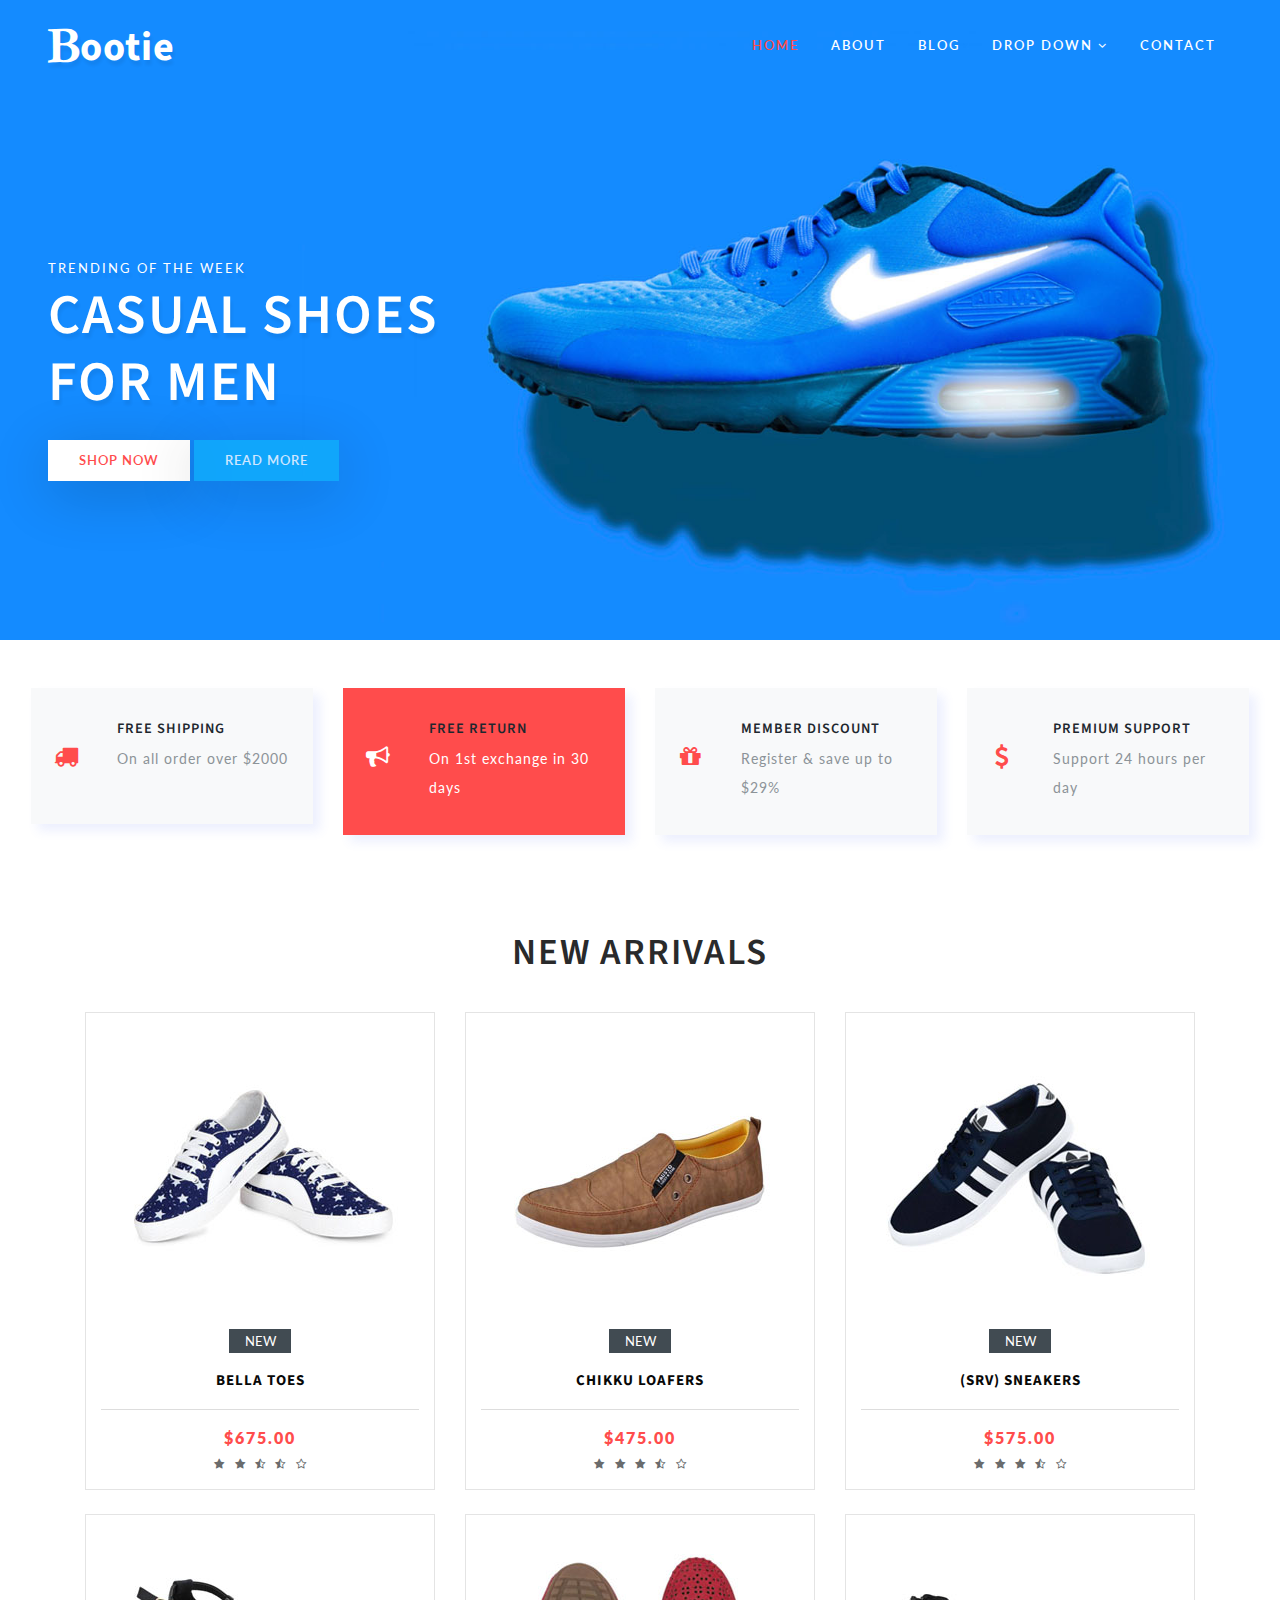
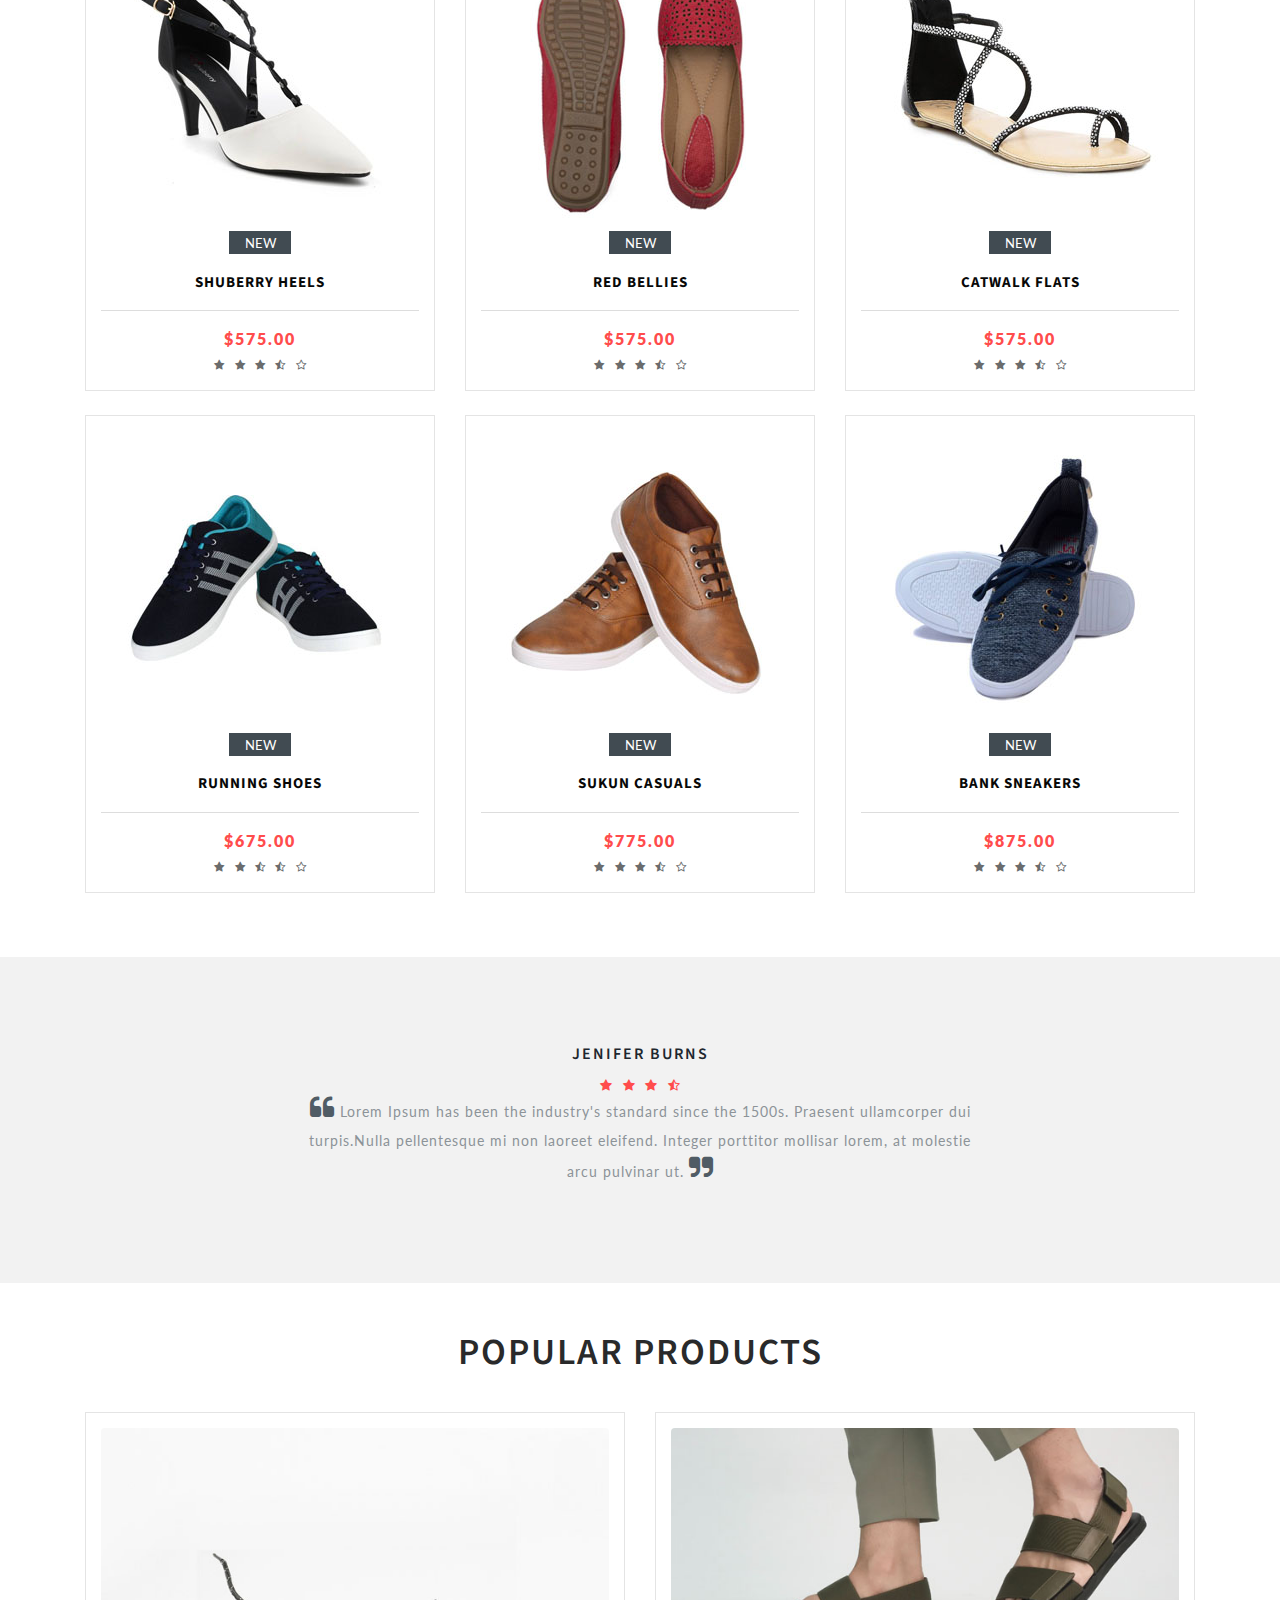
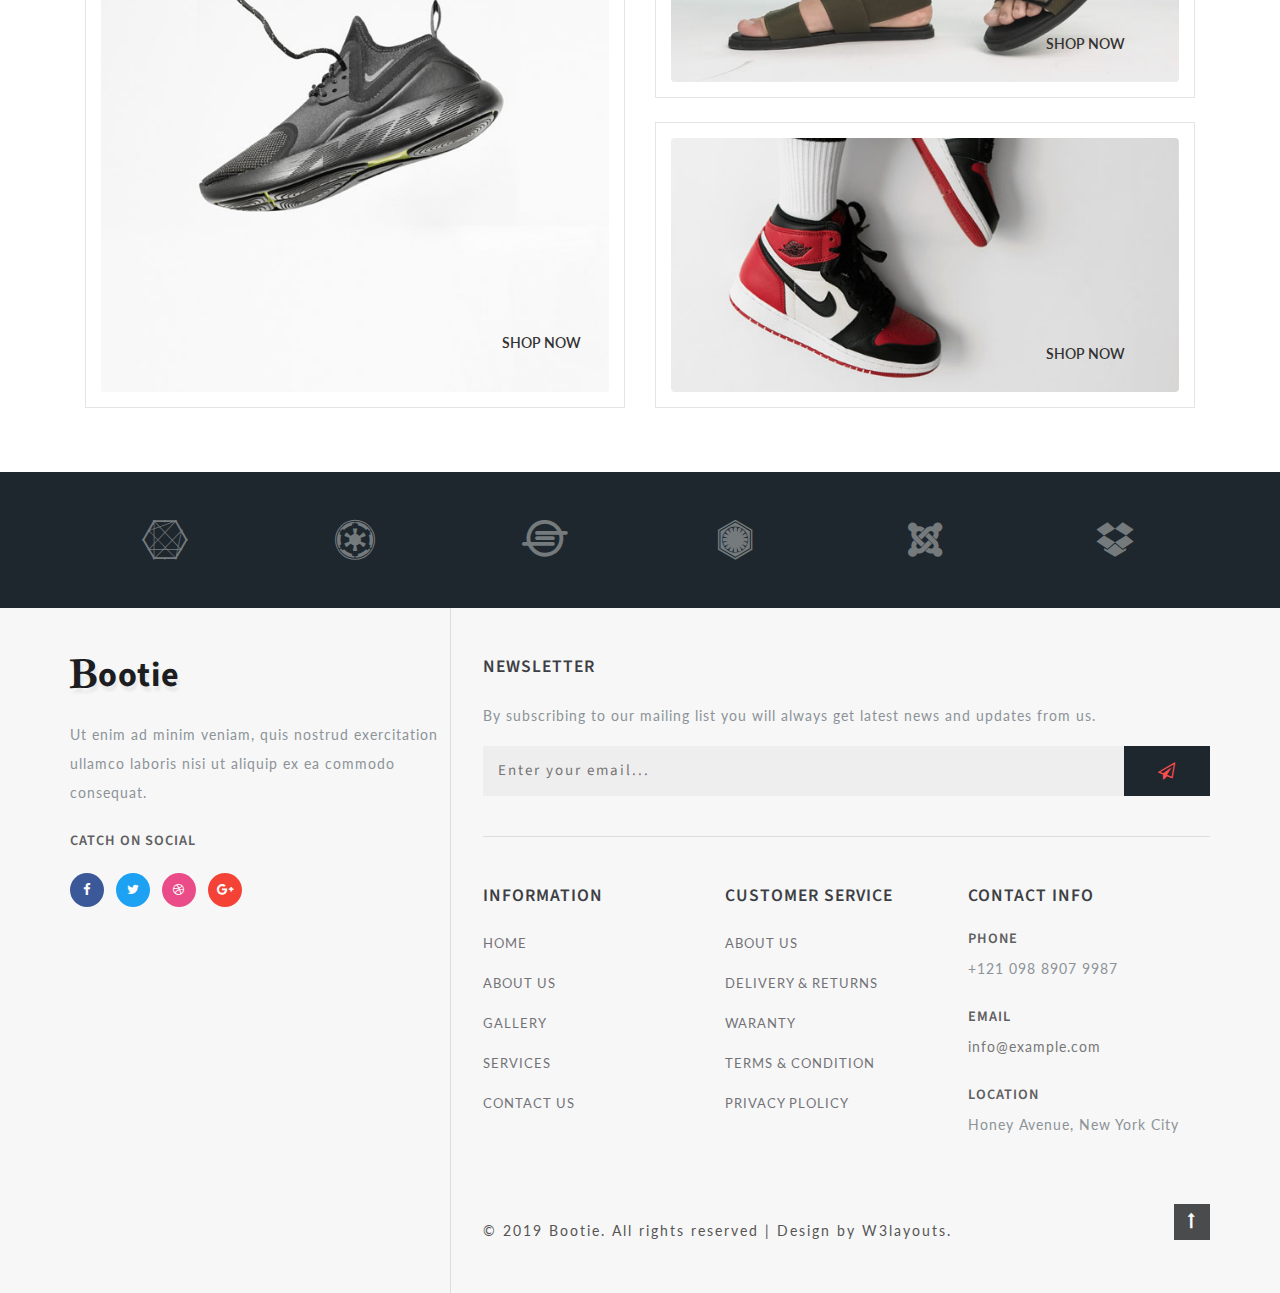
<file: bootie_web_Free29-01-2019_503623739/web/index.html>
<!--
Author: W3layouts
Author URL: http://w3layouts.com
License: Creative Commons Attribution 3.0 Unported
License URL: http://creativecommons.org/licenses/by/3.0/
-->

<!DOCTYPE html>
<html lang="zxx">

<head>
    <title>Bootie Ecommerce Bootstrap Responsive Web Template | Home :: W3layouts</title>
    <!-- Meta tag Keywords -->
    <meta name="viewport" content="width=device-width, initial-scale=1">
    <meta charset="UTF-8" />
    <meta name="keywords" content="Bootie Responsive web template, Bootstrap Web Templates, Flat Web Templates, Android Compatible web template, Smartphone Compatible web template, free webdesigns for Nokia, Samsung, LG, SonyEricsson, Motorola web design" />
    <script>
        addEventListener("load", function() {
            setTimeout(hideURLbar, 0);
        }, false);

        function hideURLbar() {
            window.scrollTo(0, 1);
        }
    </script>
    <!-- //Meta tag Keywords -->

    <!-- Custom-Files -->
    <link rel="stylesheet" href="css/bootstrap.css">
    <!-- Bootstrap-Core-CSS -->
    <link rel="stylesheet" href="css/style.css" type="text/css" media="all" />
    <!-- Style-CSS -->
    <!-- font-awesome-icons -->
    <link href="css/font-awesome.css" rel="stylesheet">
    <!-- //font-awesome-icons -->
    <!-- /Fonts -->
    <link href="//fonts.googleapis.com/css?family=Lato:100,100i,300,300i,400,400i,700" rel="stylesheet">
    <link href="//fonts.googleapis.com/css?family=Source+Sans+Pro:200,200i,300,300i,400,400i,600,600i,700,700i,900" rel="stylesheet">
    <!-- //Fonts -->

</head>

<body>

    <!-- mian-content -->
    <div class="main-banner" id="home">
        <!-- header -->
        <header class="header">
            <div class="container-fluid px-lg-5">
                <!-- nav -->
                <nav class="py-4">
                    <div id="logo">
                        <h1> <a href="index.html"><span class="fa fa-bold" aria-hidden="true"></span>ootie</a></h1>
                    </div>

                    <label for="drop" class="toggle">Menu</label>
                    <input type="checkbox" id="drop" />
                    <ul class="menu mt-2">
                        <li class="active"><a href="index.html">Home</a></li>
                        <li><a href="about.html">About</a></li>
                        <li><a href="blog.html">Blog</a></li>
                        <li>
                            <!-- First Tier Drop Down -->
                            <label for="drop-2" class="toggle">Drop Down <span class="fa fa-angle-down" aria-hidden="true"></span> </label>
                            <a href="#">Drop Down <span class="fa fa-angle-down" aria-hidden="true"></span></a>
                            <input type="checkbox" id="drop-2" />
                            <ul>
                                <li><a href="blog.html">Blog</a></li>
                                <li><a href="shop.html">Shop Now</a></li>
                                <li><a href="shop-single.html">Single Page</a></li>
                            </ul>
                        </li>
                        <li><a href="contact.html">Contact</a></li>
                    </ul>
                </nav>
                <!-- //nav -->
            </div>
        </header>
        <!-- //header -->
        <!--/banner-->
        <div class="banner-info">
            <p>Trending of the week</p>
            <h3 class="mb-4">Casual Shoes for Men</h3>
            <div class="ban-buttons">
                <a href="shop-single.html" class="btn">Shop Now</a>
                <a href="single.html" class="btn active">Read More</a>
            </div>
        </div>
        <!--// banner-inner -->

    </div>
    <!--//main-content-->
    <!--/ab -->
    <section class="about py-md-5 py-5">
        <div class="container-fluid">
            <div class="feature-grids row px-3">
                <div class="col-lg-3 gd-bottom">
                    <div class="bottom-gd row">
                        <div class="icon-gd col-md-3 text-center"><span class="fa fa-truck" aria-hidden="true"></span></div>
                        <div class="icon-gd-info col-md-9">
                            <h3 class="mb-2">FREE SHIPPING</h3>
                            <p>On all order over $2000</p>
                        </div>
                    </div>
                </div>
                <div class="col-lg-3 gd-bottom">
                    <div class="bottom-gd row bottom-gd2-active">
                        <div class="icon-gd col-md-3 text-center"><span class="fa fa-bullhorn" aria-hidden="true"></span></div>
                        <div class="icon-gd-info col-md-9">
                            <h3 class="mb-2">FREE RETURN</h3>
                            <p>On 1st exchange in 30 days</p>
                        </div>
                    </div>
                </div>
                <div class="col-lg-3 gd-bottom">
                    <div class="bottom-gd row">
                        <div class="icon-gd col-md-3 text-center"> <span class="fa fa-gift" aria-hidden="true"></span></div>

                        <div class="icon-gd-info col-md-9">
                            <h3 class="mb-2">MEMBER DISCOUNT</h3>
                            <p>Register & save up to $29%</p>
                        </div>

                    </div>
                </div>
                <div class="col-lg-3 gd-bottom">
                    <div class="bottom-gd row">
                        <div class="icon-gd col-md-3 text-center"> <span class="fa fa-usd" aria-hidden="true"></span></div>
                        <div class="icon-gd-info col-md-9">
                            <h3 class="mb-2">PREMIUM SUPPORT</h3>
                            <p>Support 24 hours per day</p>
                        </div>
                    </div>
                </div>
            </div>
        </div>
    </section>
    <!-- //ab -->
    <!--/ab -->
    <section class="about py-5">
        <div class="container pb-lg-3">
            <h3 class="tittle text-center">New Arrivals</h3>
            <div class="row">
                <div class="col-md-4 product-men">
                    <div class="product-shoe-info shoe text-center">
                        <div class="men-thumb-item">
                            <img src="images/s1.jpg" class="img-fluid" alt="">
                            <span class="product-new-top">New</span>
                        </div>
                        <div class="item-info-product">
                            <h4>
                                <a href="shop-single.html">Bella Toes </a>
                            </h4>

                            <div class="product_price">
                                <div class="grid-price">
                                    <span class="money">$675.00</span>
                                </div>
                            </div>
                            <ul class="stars">
                                <li><a href="#"><span class="fa fa-star" aria-hidden="true"></span></a></li>
                                <li><a href="#"><span class="fa fa-star" aria-hidden="true"></span></a></li>
                                <li><a href="#"><span class="fa fa-star-half-o" aria-hidden="true"></span></a></li>
                                <li><a href="#"><span class="fa fa-star-half-o" aria-hidden="true"></span></a></li>
                                <li><a href="#"><span class="fa fa-star-o" aria-hidden="true"></span></a></li>
                            </ul>
                        </div>
                    </div>
                </div>
                <div class="col-md-4 product-men">
                    <div class="product-shoe-info shoe text-center">
                        <div class="men-thumb-item">
                            <img src="images/s2.jpg" class="img-fluid" alt="">
                            <span class="product-new-top">New</span>
                        </div>
                        <div class="item-info-product">
                            <h4>
                                <a href="shop-single.html">Chikku Loafers </a>
                            </h4>

                            <div class="product_price">
                                <div class="grid-price">
                                    <span class="money">$475.00</span>
                                </div>
                            </div>
                            <ul class="stars">
                                <li><a href="#"><span class="fa fa-star" aria-hidden="true"></span></a></li>
                                <li><a href="#"><span class="fa fa-star" aria-hidden="true"></span></a></li>
                                <li><a href="#"><span class="fa fa-star" aria-hidden="true"></span></a></li>
                                <li><a href="#"><span class="fa fa-star-half-o" aria-hidden="true"></span></a></li>
                                <li><a href="#"><span class="fa fa-star-o" aria-hidden="true"></span></a></li>
                            </ul>
                        </div>
                    </div>
                </div>
                <div class="col-md-4 product-men">
                    <div class="product-shoe-info shoe text-center">
                        <div class="men-thumb-item">
                            <img src="images/s3.jpg" class="img-fluid" alt="">
                            <span class="product-new-top">New</span>
                        </div>
                        <div class="item-info-product">
                            <h4>
                                <a href="shop-single.html">(SRV) Sneakers </a>
                            </h4>

                            <div class="product_price">
                                <div class="grid-price">
                                    <span class="money">$575.00</span>
                                </div>
                            </div>
                            <ul class="stars">
                                <li><a href="#"><span class="fa fa-star" aria-hidden="true"></span></a></li>
                                <li><a href="#"><span class="fa fa-star" aria-hidden="true"></span></a></li>
                                <li><a href="#"><span class="fa fa-star" aria-hidden="true"></span></a></li>
                                <li><a href="#"><span class="fa fa-star-half-o" aria-hidden="true"></span></a></li>
                                <li><a href="#"><span class="fa fa-star-o" aria-hidden="true"></span></a></li>
                            </ul>
                        </div>
                    </div>
                </div>
                <div class="col-md-4 product-men my-lg-4">
                    <div class="product-shoe-info shoe text-center">
                        <div class="men-thumb-item">
                            <img src="images/s4.jpg" class="img-fluid" alt="">
                            <span class="product-new-top">New</span>
                        </div>
                        <div class="item-info-product">
                            <h4>
                                <a href="shop-single.html">Shuberry Heels</a>
                            </h4>

                            <div class="product_price">
                                <div class="grid-price">
                                    <span class="money">$575.00</span>
                                </div>
                            </div>
                            <ul class="stars">
                                <li><a href="#"><span class="fa fa-star" aria-hidden="true"></span></a></li>
                                <li><a href="#"><span class="fa fa-star" aria-hidden="true"></span></a></li>
                                <li><a href="#"><span class="fa fa-star" aria-hidden="true"></span></a></li>
                                <li><a href="#"><span class="fa fa-star-half-o" aria-hidden="true"></span></a></li>
                                <li><a href="#"><span class="fa fa-star-o" aria-hidden="true"></span></a></li>
                            </ul>
                        </div>
                    </div>
                </div>
                <div class="col-md-4 product-men my-lg-4">
                    <div class="product-shoe-info shoe text-center">
                        <div class="men-thumb-item">
                            <img src="images/s5.jpg" class="img-fluid" alt="">
                            <span class="product-new-top">New</span>
                        </div>
                        <div class="item-info-product">
                            <h4>
                                <a href="shop-single.html">Red Bellies </a>
                            </h4>

                            <div class="product_price">
                                <div class="grid-price">
                                    <span class="money">$575.00</span>
                                </div>
                            </div>
                            <ul class="stars">
                                <li><a href="#"><span class="fa fa-star" aria-hidden="true"></span></a></li>
                                <li><a href="#"><span class="fa fa-star" aria-hidden="true"></span></a></li>
                                <li><a href="#"><span class="fa fa-star" aria-hidden="true"></span></a></li>
                                <li><a href="#"><span class="fa fa-star-half-o" aria-hidden="true"></span></a></li>
                                <li><a href="#"><span class="fa fa-star-o" aria-hidden="true"></span></a></li>
                            </ul>
                        </div>
                    </div>
                </div>
                <div class="col-md-4 product-men my-lg-4">
                    <div class="product-shoe-info shoe text-center">
                        <div class="men-thumb-item">
                            <img src="images/s6.jpg" class="img-fluid" alt="">
                            <span class="product-new-top">New</span>
                        </div>
                        <div class="item-info-product">
                            <h4>
                                <a href="shop-single.html">Catwalk Flats </a>
                            </h4>

                            <div class="product_price">
                                <div class="grid-price">
                                    <span class="money">$575.00</span>
                                </div>
                            </div>
                            <ul class="stars">
                                <li><a href="#"><span class="fa fa-star" aria-hidden="true"></span></a></li>
                                <li><a href="#"><span class="fa fa-star" aria-hidden="true"></span></a></li>
                                <li><a href="#"><span class="fa fa-star" aria-hidden="true"></span></a></li>
                                <li><a href="#"><span class="fa fa-star-half-o" aria-hidden="true"></span></a></li>
                                <li><a href="#"><span class="fa fa-star-o" aria-hidden="true"></span></a></li>
                            </ul>
                        </div>
                    </div>
                </div>
                <div class="col-md-4 product-men">
                    <div class="product-shoe-info shoe text-center">
                        <div class="men-thumb-item">
                            <img src="images/s7.jpg" class="img-fluid" alt="">
                            <span class="product-new-top">New</span>
                        </div>
                        <div class="item-info-product">
                            <h4>
                                <a href="shop-single.html">Running Shoes </a>
                            </h4>

                            <div class="product_price">
                                <div class="grid-price">
                                    <span class="money">$675.00</span>
                                </div>
                            </div>
                            <ul class="stars">
                                <li><a href="#"><span class="fa fa-star" aria-hidden="true"></span></a></li>
                                <li><a href="#"><span class="fa fa-star" aria-hidden="true"></span></a></li>
                                <li><a href="#"><span class="fa fa-star-half-o" aria-hidden="true"></span></a></li>
                                <li><a href="#"><span class="fa fa-star-half-o" aria-hidden="true"></span></a></li>
                                <li><a href="#"><span class="fa fa-star-o" aria-hidden="true"></span></a></li>
                            </ul>
                        </div>
                    </div>
                </div>
                <div class="col-md-4 product-men">
                    <div class="product-shoe-info shoe text-center">
                        <div class="men-thumb-item">
                            <img src="images/s8.jpg" class="img-fluid" alt="">
                            <span class="product-new-top">New</span>
                        </div>
                        <div class="item-info-product">
                            <h4>
                                <a href="shop-single.html">Sukun Casuals </a>
                            </h4>

                            <div class="product_price">
                                <div class="grid-price ">
                                    <span class="money ">$775.00</span>
                                </div>
                            </div>
                            <ul class="stars">
                                <li><a href="#"><span class="fa fa-star" aria-hidden="true"></span></a></li>
                                <li><a href="#"><span class="fa fa-star" aria-hidden="true"></span></a></li>
                                <li><a href="#"><span class="fa fa-star" aria-hidden="true"></span></a></li>
                                <li><a href="#"><span class="fa fa-star-half-o" aria-hidden="true"></span></a></li>
                                <li><a href="#"><span class="fa fa-star-o" aria-hidden="true"></span></a></li>
                            </ul>
                        </div>
                    </div>
                </div>
                <div class="col-md-4 product-men">
                    <div class="product-shoe-info shoe text-center">
                        <div class="men-thumb-item">
                            <img src="images/s9.jpg" class="img-fluid" alt="">
                            <span class="product-new-top">New</span>
                        </div>
                        <div class="item-info-product">
                            <h4>
                                <a href="shop-single.html">Bank Sneakers</a>
                            </h4>

                            <div class="product_price">
                                <div class="grid-price">
                                    <span class="money">$875.00</span>
                                </div>
                            </div>
                            <ul class="stars">
                                <li><a href="#"><span class="fa fa-star" aria-hidden="true"></span></a></li>
                                <li><a href="#"><span class="fa fa-star" aria-hidden="true"></span></a></li>
                                <li><a href="#"><span class="fa fa-star" aria-hidden="true"></span></a></li>
                                <li><a href="#"><span class="fa fa-star-half-o" aria-hidden="true"></span></a></li>
                                <li><a href="#"><span class="fa fa-star-o" aria-hidden="true"></span></a></li>
                            </ul>
                        </div>
                    </div>
                </div>
            </div>

        </div>
    </section>
    <!-- //ab -->
    <!--/testimonials-->
    <section class="testimonials py-5">
        <div class="container">
            <div class="test-info text-center">
                <h3 class="my-md-2 my-3">Jenifer Burns</h3>

                <ul class="list-unstyled w3layouts-icons clients">
                    <li>
                        <a href="#">
                            <span class="fa fa-star"></span>
                        </a>
                    </li>
                    <li>
                        <a href="#">
                            <span class="fa fa-star"></span>
                        </a>
                    </li>
                    <li>
                        <a href="#">
                            <span class="fa fa-star"></span>
                        </a>
                    </li>
                    <li>
                        <a href="#">
                            <span class="fa fa-star-half-o"></span>
                        </a>
                    </li>
                </ul>
                <p><span class="fa fa-quote-left"></span> Lorem Ipsum has been the industry's standard since the 1500s. Praesent ullamcorper dui turpis.Nulla pellentesque mi non laoreet eleifend. Integer porttitor mollisar lorem, at molestie arcu pulvinar ut. <span class="fa fa-quote-right"></span></p>

            </div>
        </div>
    </section>
    <!--//testimonials-->
    <!--/ab -->
    <section class="about py-5">
        <div class="container pb-lg-3">
            <h3 class="tittle text-center">Popular Products</h3>
            <div class="row">
                <div class="col-md-6 latest-left">
                    <div class="product-shoe-info shoe text-center">
                        <img src="images/img1.jpg" class="img-fluid" alt="">
                        <div class="shop-now"><a href="shop.html" class="btn">Shop Now</a></div>
                    </div>
                </div>
                <div class="col-md-6 latest-right">
                    <div class="row latest-grids">
                        <div class="latest-grid1 product-men col-12">
                            <div class="product-shoe-info shoe text-center">
                                <div class="men-thumb-item">
                                    <img src="images/img2.jpg" class="img-fluid" alt="">
                                    <div class="shop-now"><a href="shop.html" class="btn">Shop Now</a></div>
                                </div>
                            </div>
                        </div>
                        <div class="latest-grid2 product-men col-12 mt-lg-4">
                            <div class="product-shoe-info shoe text-center">
                                <div class="men-thumb-item">
                                    <img src="images/img3.jpg" class="img-fluid" alt="">
                                    <div class="shop-now"><a href="shop.html" class="btn">Shop Now</a></div>

                                </div>
                            </div>
                        </div>
                    </div>
                </div>
            </div>
        </div>
    </section>
    <!-- //ab -->
    <!-- brands -->
    <section class="brands py-5" id="brands">
        <div class="container py-lg-0">
            <div class="row text-center brand-items">
                <div class="col-sm-2 col-3">
                    <a href="#"><span class="fa fa-connectdevelop" aria-hidden="true"></span></a>
                </div>
                <div class="col-sm-2 col-3">
                    <a href="#"><span class="fa fa-empire" aria-hidden="true"></span></a>
                </div>
                <div class="col-sm-2 col-3">
                    <a href="#"><span class="fa fa-ioxhost" aria-hidden="true"></span></a>
                </div>
                <div class="col-sm-2 col-3">
                    <a href="#"><span class="fa fa-first-order" aria-hidden="true"></span></a>
                </div>
                <div class="col-sm-2 col-3 mt-sm-0 mt-4">
                    <a href="#"><span class="fa fa-joomla" aria-hidden="true"></span></a>
                </div>
                <div class="col-sm-2 col-3 mt-sm-0 mt-4">
                    <a href="#"><span class="fa fa-dropbox" aria-hidden="true"></span></a>
                </div>
            </div>
        </div>
    </section>
    <!-- brands -->
    <!-- footer -->
    <footer>
        <div class="container">
            <div class="row footer-top">
                <div class="col-lg-4 footer-grid_section_w3layouts">
                    <h2 class="logo-2 mb-lg-4 mb-3">
                        <a href="index.html"><span class="fa fa-bold" aria-hidden="true"></span>ootie</a>
                    </h2>
                    <p>Ut enim ad minim veniam, quis nostrud exercitation ullamco laboris nisi ut aliquip ex ea commodo consequat.</p>
                    <h4 class="sub-con-fo ad-info my-4">Catch on Social</h4>
                    <ul class="w3layouts_social_list list-unstyled">
                        <li>
                            <a href="#" class="w3pvt_facebook">
                                <span class="fa fa-facebook-f"></span>
                            </a>
                        </li>
                        <li class="mx-2">
                            <a href="#" class="w3pvt_twitter">
                                <span class="fa fa-twitter"></span>
                            </a>
                        </li>
                        <li>
                            <a href="#" class="w3pvt_dribble">
                                <span class="fa fa-dribbble"></span>
                            </a>
                        </li>
                        <li class="ml-2">
                            <a href="#" class="w3pvt_google">
                                <span class="fa fa-google-plus"></span>
                            </a>
                        </li>
                    </ul>
                </div>
                <div class="col-lg-8 footer-right">
                    <div class="w3layouts-news-letter">
                        <h3 class="footer-title text-uppercase text-wh mb-lg-4 mb-3">Newsletter</h3>

                        <p>By subscribing to our mailing list you will always get latest news and updates from us.</p>
                        <form action="#" method="post" class="w3layouts-newsletter">
                            <input type="email" name="Email" placeholder="Enter your email..." required="">
                            <button class="btn1"><span class="fa fa-paper-plane-o" aria-hidden="true"></span></button>

                        </form>
                    </div>
                    <div class="row mt-lg-4 bottom-w3layouts-sec-nav mx-0">
                        <div class="col-md-4 footer-grid_section_w3layouts">
                            <h3 class="footer-title text-uppercase text-wh mb-lg-4 mb-3">Information</h3>
                            <ul class="list-unstyled w3layouts-icons">
                                <li>
                                    <a href="index.html">Home</a>
                                </li>
                                <li class="mt-3">
                                    <a href="about.html">About Us</a>
                                </li>
                                <li class="mt-3">
                                    <a href="#">Gallery</a>
                                </li>
                                <li class="mt-3">
                                    <a href="#">Services</a>
                                </li>
                                <li class="mt-3">
                                    <a href="contact.html">Contact Us</a>
                                </li>
                            </ul>
                        </div>
                        <div class="col-md-4 footer-grid_section_w3layouts">
                            <!-- social icons -->
                            <div class="agileinfo_social_icons">
                                <h3 class="footer-title text-uppercase text-wh mb-lg-4 mb-3">Customer Service</h3>
                                <ul class="list-unstyled w3layouts-icons">

                                    <li>
                                        <a href="#">About Us</a>
                                    </li>
                                    <li class="mt-3">
                                        <a href="#">Delivery & Returns</a>
                                    </li>
                                    <li class="mt-3">
                                        <a href="#">Waranty</a>
                                    </li>
                                    <li class="mt-3">
                                        <a href="#">Terms & Condition</a>
                                    </li>
                                    <li class="mt-3">
                                        <a href="#">Privacy Plolicy</a>
                                    </li>
                                </ul>
                            </div>
                            <!-- social icons -->
                        </div>
                        <div class="col-md-4 footer-grid_section_w3layouts my-md-0 my-5">
                            <h3 class="footer-title text-uppercase text-wh mb-lg-4 mb-3">Contact Info</h3>
                            <div class="contact-info">
                                <div class="footer-address-inf">
                                    <h4 class="ad-info mb-2">Phone</h4>
                                    <p>+121 098 8907 9987</p>
                                </div>
                                <div class="footer-address-inf my-4">
                                    <h4 class="ad-info mb-2">Email </h4>
                                    <p><a href="mailto:info@example.com">info@example.com</a></p>
                                </div>
                                <div class="footer-address-inf">
                                    <h4 class="ad-info mb-2">Location</h4>
                                    <p>Honey Avenue, New York City</p>
                                </div>
                            </div>
                        </div>


                    </div>
                    <div class="cpy-right text-left row">
                        <p class="col-md-10">© 2019 Bootie. All rights reserved | Design by
                            <a href="http://w3layouts.com"> W3layouts.</a>
                        </p>
                        <!-- move top icon -->
                        <a href="#home" class="move-top text-right col-md-2"><span class="fa fa-long-arrow-up" aria-hidden="true"></span></a>
                        <!-- //move top icon -->
                    </div>
                </div>
            </div>
        </div>
    </footer>
    <!-- //footer -->

</body>

</html>
</file>
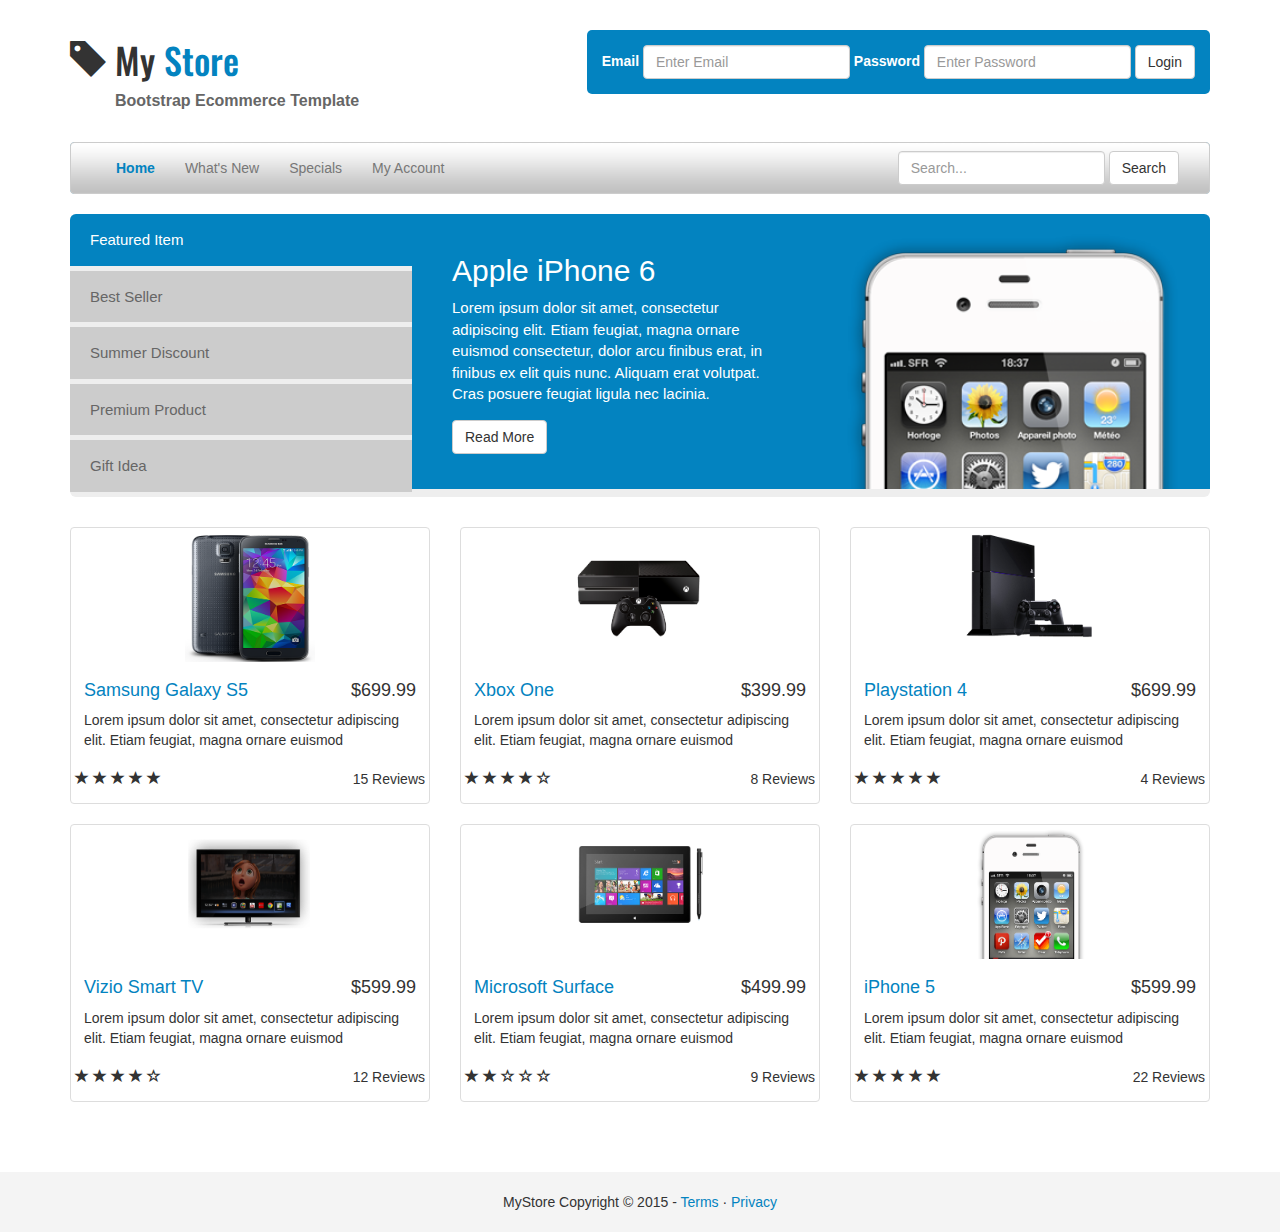
<file: template/E-commerce-Template-1- MyStore-Ecommerce-template/bootstrap-ecommerce-template-master/index.html>
<!DOCTYPE html>
<html lang="en">
  <head>
    <meta charset="utf-8">
    <meta http-equiv="X-UA-Compatible" content="IE=edge">
    <meta name="viewport" content="width=device-width, initial-scale=1">
    <!-- The above 3 meta tags *must* come first in the head; any other head content must come *after* these tags -->

    <title>Ecommerce Template</title>

    <link href="http://fonts.googleapis.com/css?family=Oswald:700" rel="stylesheet" type="text/css"/>

    <!-- Custom styles for this template (imports bootstrap from LESS) -->
    <link href="css/style.css" rel="stylesheet">

  </head>

  <body>

  <div class="container">

    <header>
      <div class="row">
	<div class="col-md-4 col-sm-12">
	  <h1 class="logo"><i class="glyphicon glyphicon-tag"></i> My <span class="primary">Store</span></h1>
	  <p class="subtext">Bootstrap Ecommerce Template</p>
	</div> <!-- col-md-4 -->
	<div class="col-md-8 col-sm-12">
	  <form class="form-inline">
	    <div class="form-group">
	      <label>Email</label>
	      <input type="email" class="form-control" placeholder="Enter Email">
	    </div>
	    <div class="form-group">
	      <label>Password</label>
	      <input type="password" class="form-control" placeholder="Enter Password">
	    </div>
	    <button type="submit" class="btn btn-default">Login</button>
	  </form>
	</div> <!-- col-md-8 -->
      </div> <!-- row -->
    </header>

    <!-- Static navbar -->
    <nav class="navbar navbar-default">
      <div class="container-fluid">
        <div class="navbar-header">
          <button type="button" class="navbar-toggle collapsed" data-toggle="collapse" data-target="#navbar" aria-expanded="false" aria-controls="navbar">
            <span class="sr-only">Toggle navigation</span>
            <span class="icon-bar"></span>
            <span class="icon-bar"></span>
            <span class="icon-bar"></span>
          </button>
        </div>
        <div id="navbar" class="navbar-collapse collapse">
          <ul class="nav navbar-nav">
            <li class="active"><a href="index.html">Home</a></li>
            <li><a href="#">What's New</a></li>
            <li><a href="#">Specials</a></li>
            <li><a href="#">My Account</a></li>
          </ul>
          <ul class="nav navbar-nav navbar-right">
	    <form class="navbar-form">
	      <div class="form-group">
		<input type="text" class="form-control" placeholder="Search..."/>
	      </div>
	      <button type="submit" class="btn btn-default">Search</button>
	    </form>
          </ul>
        </div><!--/.nav-collapse -->
      </div><!--/.container-fluid -->
    </nav>
    
    <!-- Main component for a primary marketing message or call to action -->
    <div class="jumbotron">
	<!-- Nav tabs -->
	<ul class="tablist" role="tablist">
	  <li role="presentation" class="active"><a href="#featured-item" aria-controls="featured-item" role="tab" data-toggle="tab">Featured Item</a></li>
	  <li role="presentation"><a href="#best-seller" aria-controls="best-seller" role="tab" data-toggle="tab">Best Seller</a></li>
	  <li role="presentation"><a href="#discount" aria-controls="discount" role="tab" data-toggle="tab">Summer Discount</a></li>
	  <li role="presentation"><a href="#premium" aria-controls="premium" role="tab" data-toggle="tab">Premium Product</a></li>
	  <li role="presentation"><a href="#gift-idea" aria-controls="gift-idea" role="tab" data-toggle="tab">Gift Idea</a></li>
	</ul>
	<!-- Tab panes -->
	<div class="tab-content">
	  <div role="tabpanel" class="tab-pane active" id="featured-item">
	    <div class="tab-text">
	      <h2>Apple iPhone 6</h2>
	      <p>Lorem ipsum dolor sit amet, consectetur adipiscing elit. Etiam feugiat, magna ornare euismod consectetur, dolor arcu finibus erat, in finibus ex elit quis nunc. Aliquam erat volutpat. Cras posuere feugiat ligula nec lacinia.</p>
	      <a href="product.html" class="btn btn-default">Read More</a>
	    </div> <!-- tab-text -->
	    <img class="slide-img" src="img/iphone.png"/>
	  </div>
	  <div role="tabpanel" class="tab-pane" id="best-seller">
	    <div class="tab-text">
	      <h2>Xbox One</h2>
	      <p>Lorem ipsum dolor sit amet, consectetur adipiscing elit. Etiam feugiat, magna ornare euismod consectetur, dolor arcu finibus erat, in finibus ex elit quis nunc. Aliquam erat volutpat. Cras posuere feugiat ligula nec lacinia.</p>
	      <a href="product.html" class="btn btn-default">Read More</a>
	    </div> <!-- tab-text -->
	    <img class="slide-img" src="img/xbox.png"/>
	  </div>	    
	  <div role="tabpanel" class="tab-pane" id="discount">
	    <div class="tab-text">
	      <h2>Playstation 4</h2>
	      <p>Lorem ipsum dolor sit amet, consectetur adipiscing elit. Etiam feugiat, magna ornare euismod consectetur, dolor arcu finibus erat, in finibus ex elit quis nunc. Aliquam erat volutpat. Cras posuere feugiat ligula nec lacinia.</p>
	      <a href="product.html" class="btn btn-default">Read More</a>
	    </div> <!-- tab-text -->
	    <img class="slide-img" src="img/ps4.png"/>
	  </div>
	  <div role="tabpanel" class="tab-pane" id="premium">
	    <div class="tab-text">
	      <h2>Microsoft Surface</h2>
	      <p>Lorem ipsum dolor sit amet, consectetur adipiscing elit. Etiam feugiat, magna ornare euismod consectetur, dolor arcu finibus erat, in finibus ex elit quis nunc. Aliquam erat volutpat. Cras posuere feugiat ligula nec lacinia.</p>
	      <a href="product.html" class="btn btn-default">Read More</a>
	    </div> <!-- tab-text -->
	    <img class="slide-img" src="img/surface.png"/>
	  </div>
	  <div role="tabpanel" class="tab-pane" id="gift-idea">
	    <div class="tab-text">
	      <h2>Vizio Smart TV</h2>
	      <p>Lorem ipsum dolor sit amet, consectetur adipiscing elit. Etiam feugiat, magna ornare euismod consectetur, dolor arcu finibus erat, in finibus ex elit quis nunc. Aliquam erat volutpat. Cras posuere feugiat ligula nec lacinia.</p>
	      <a href="product.html" class="btn btn-default">Read More</a>
	    </div> <!-- tab-text -->
	    <img class="slide-img" src="img/tv.png"/>
	  </div>
	</div>
    </div> <!-- jumbotron -->

    <section id="products" class="">
      <div class="row">
	<div class="col-md-4">
	  <div class="thumbnail">
	    <img src="img/s5.png">
	    <div class="caption">
	      <h4 class="pull-right">$699.99</h4>
	      <h4><a href="product.html">Samsung Galaxy S5</a></h4>
	      <p>Lorem ipsum dolor sit amet, consectetur adipiscing elit. Etiam feugiat, magna ornare euismod</p>
	    </div> <!-- caption -->
	    <div class="ratings" id="">
	      <p class="pull-right">15 Reviews</p>
	      <p>
		<span class="glyphicon glyphicon-star"></span>
		<span class="glyphicon glyphicon-star"></span>
		<span class="glyphicon glyphicon-star"></span>
		<span class="glyphicon glyphicon-star"></span>
		<span class="glyphicon glyphicon-star"></span>
	      </p>
	    </div>
	  </div> <!-- thumbnail -->
	</div> <!-- col-md-4 -->
	<div class="col-md-4">
	  <div class="thumbnail">
	    <img src="img/xbox.png">
	    <div class="caption">
	      <h4 class="pull-right">$399.99</h4>
	      <h4><a href="product.html">Xbox One</a></h4>
	      <p>Lorem ipsum dolor sit amet, consectetur adipiscing elit. Etiam feugiat, magna ornare euismod</p>
	    </div> <!-- caption -->
	    <div class="ratings" id="">
	      <p class="pull-right">8 Reviews</p>
	      <p>
		<span class="glyphicon glyphicon-star"></span>
		<span class="glyphicon glyphicon-star"></span>
		<span class="glyphicon glyphicon-star"></span>
		<span class="glyphicon glyphicon-star"></span>
		<span class="glyphicon glyphicon-star-empty"></span>
	      </p>
	    </div>
	  </div> <!-- thumbnail -->	  
	</div> <!-- col-md-4 -->
	<div class="col-md-4">
	  <div class="thumbnail">
	    <img src="img/ps4.png">
	    <div class="caption">
	      <h4 class="pull-right">$699.99</h4>
	      <h4><a href="product.html">Playstation 4</a></h4>
	      <p>Lorem ipsum dolor sit amet, consectetur adipiscing elit. Etiam feugiat, magna ornare euismod</p>
	    </div> <!-- caption -->
	    <div class="ratings" id="">
	      <p class="pull-right">4 Reviews</p>
	      <p>
		<span class="glyphicon glyphicon-star"></span>
		<span class="glyphicon glyphicon-star"></span>
		<span class="glyphicon glyphicon-star"></span>
		<span class="glyphicon glyphicon-star"></span>
		<span class="glyphicon glyphicon-star"></span>
	      </p>
	    </div>
	  </div> <!-- thumbnail -->	  
	</div> <!-- col-md-4 -->
      </div> <!-- row -->
      <div class="row">
	<div class="col-md-4">
	  <div class="thumbnail">
	    <img src="img/tv.png">
	    <div class="caption">
	      <h4 class="pull-right">$599.99</h4>
	      <h4><a href="product.html">Vizio Smart TV</a></h4>
	      <p>Lorem ipsum dolor sit amet, consectetur adipiscing elit. Etiam feugiat, magna ornare euismod</p>
	    </div> <!-- caption -->
	    <div class="ratings" id="">
	      <p class="pull-right">12 Reviews</p>
	      <p>
		<span class="glyphicon glyphicon-star"></span>
		<span class="glyphicon glyphicon-star"></span>
		<span class="glyphicon glyphicon-star"></span>
		<span class="glyphicon glyphicon-star"></span>
		<span class="glyphicon glyphicon-star-empty"></span>
	      </p>
	    </div>
	  </div> <!-- thumbnail -->
	</div> <!-- col-md-4 -->
	<div class="col-md-4">
	  <div class="thumbnail">
	    <img src="img/surface.png">
	    <div class="caption">
	      <h4 class="pull-right">$499.99</h4>
	      <h4><a href="product.html">Microsoft Surface</a></h4>
	      <p>Lorem ipsum dolor sit amet, consectetur adipiscing elit. Etiam feugiat, magna ornare euismod</p>
	    </div> <!-- caption -->
	    <div class="ratings" id="">
	      <p class="pull-right">9 Reviews</p>
	      <p>
		<span class="glyphicon glyphicon-star"></span>
		<span class="glyphicon glyphicon-star"></span>
		<span class="glyphicon glyphicon-star-empty"></span>
		<span class="glyphicon glyphicon-star-empty"></span>
		<span class="glyphicon glyphicon-star-empty"></span>
	      </p>
	    </div>
	  </div> <!-- thumbnail -->	  
	</div> <!-- col-md-4 -->
	<div class="col-md-4">
	  <div class="thumbnail">
	    <img src="img/iphone.png">
	    <div class="caption">
	      <h4 class="pull-right">$599.99</h4>
	      <h4><a href="product.html">iPhone 5</a></h4>
	      <p>Lorem ipsum dolor sit amet, consectetur adipiscing elit. Etiam feugiat, magna ornare euismod</p>
	    </div> <!-- caption -->
	    <div class="ratings" id="">
	      <p class="pull-right">22 Reviews</p>
	      <p>
		<span class="glyphicon glyphicon-star"></span>
		<span class="glyphicon glyphicon-star"></span>
		<span class="glyphicon glyphicon-star"></span>
		<span class="glyphicon glyphicon-star"></span>
		<span class="glyphicon glyphicon-star"></span>
	      </p>
	    </div>
	  </div> <!-- thumbnail -->	  
	</div> <!-- col-md-4 -->
      </div> <!-- row -->
    </section>
    
  </div> <!-- /container -->
  
  <footer>
    <p>MyStore Copyright &copy; 2015 - <a href="#">Terms</a> &middot; <a href="#">Privacy</a></p>
  </footer>  

    <!-- Bootstrap core JavaScript
    ================================================== -->
    <!-- Placed at the end of the document so the pages load faster -->
    <script src="https://ajax.googleapis.com/ajax/libs/jquery/1.11.2/jquery.min.js"></script>
    <script src="js/bootstrap.min.js"></script>
  </body>
</html>
</file>
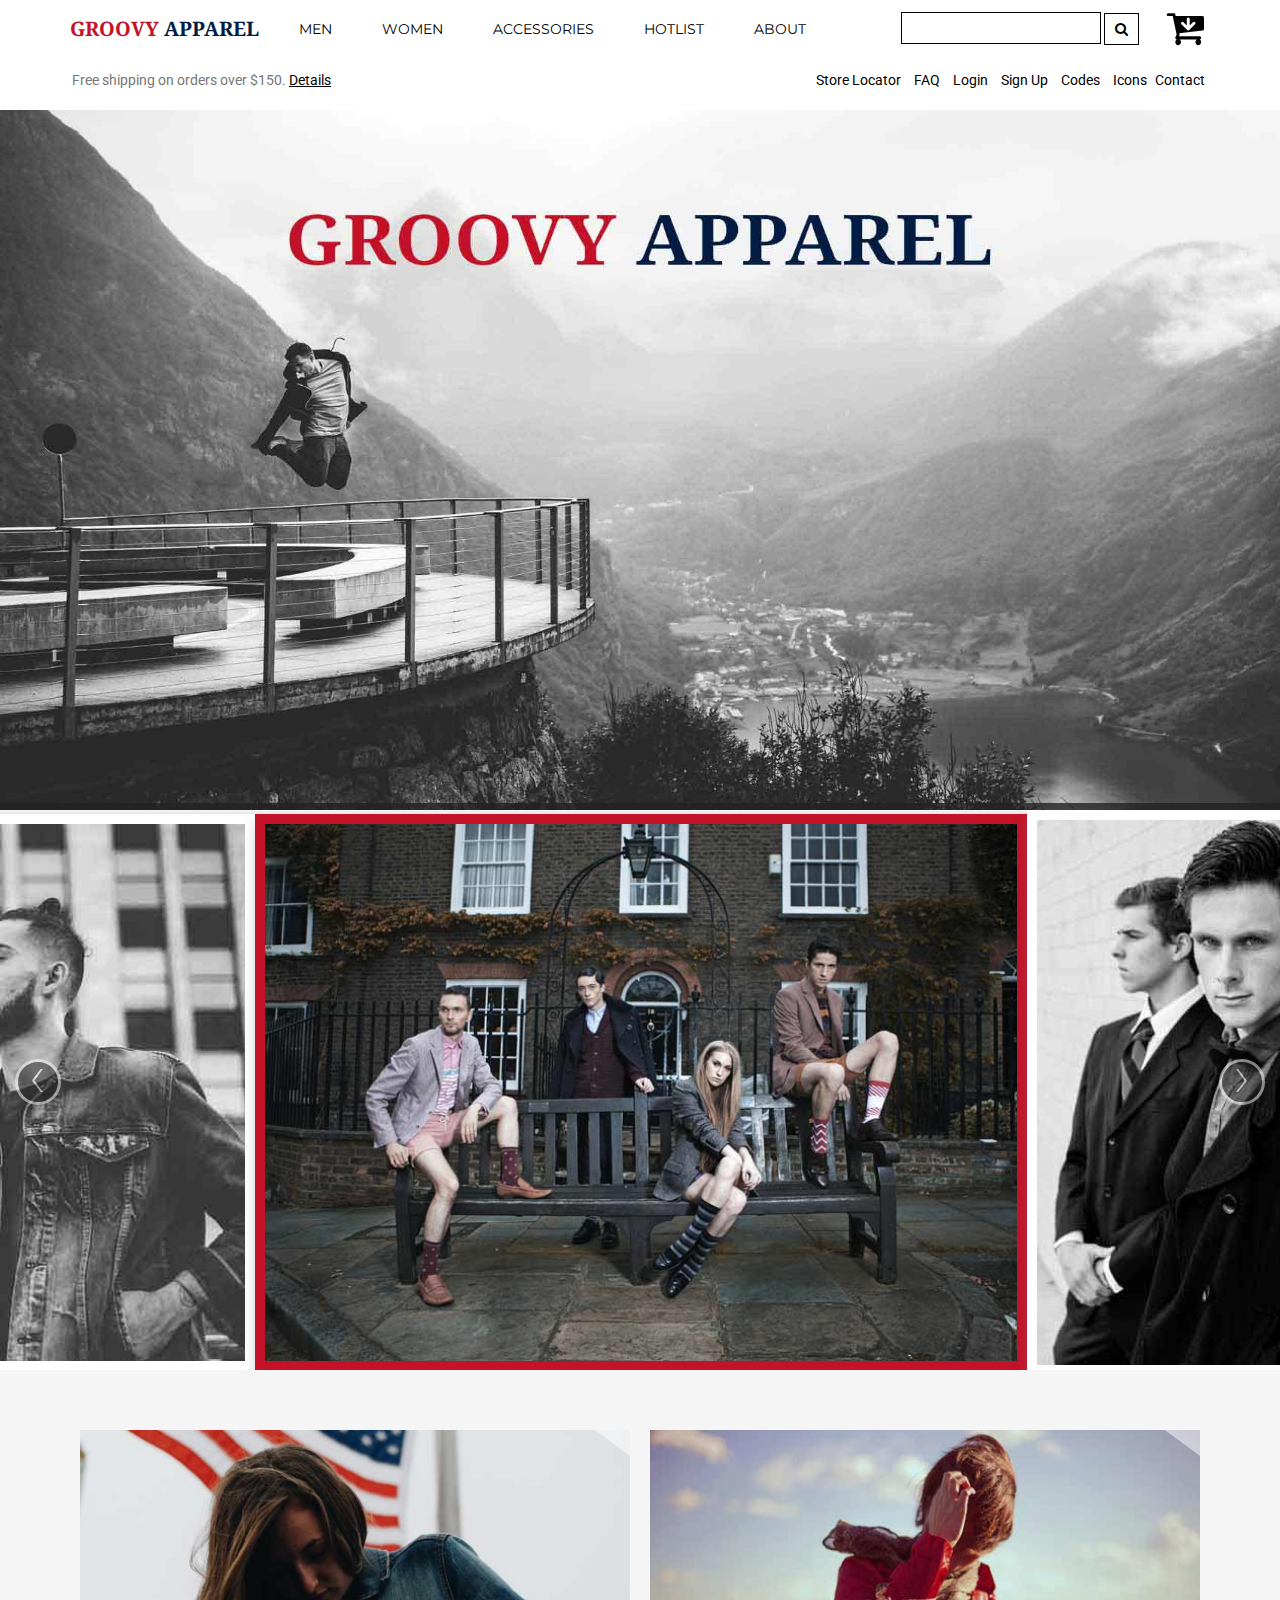
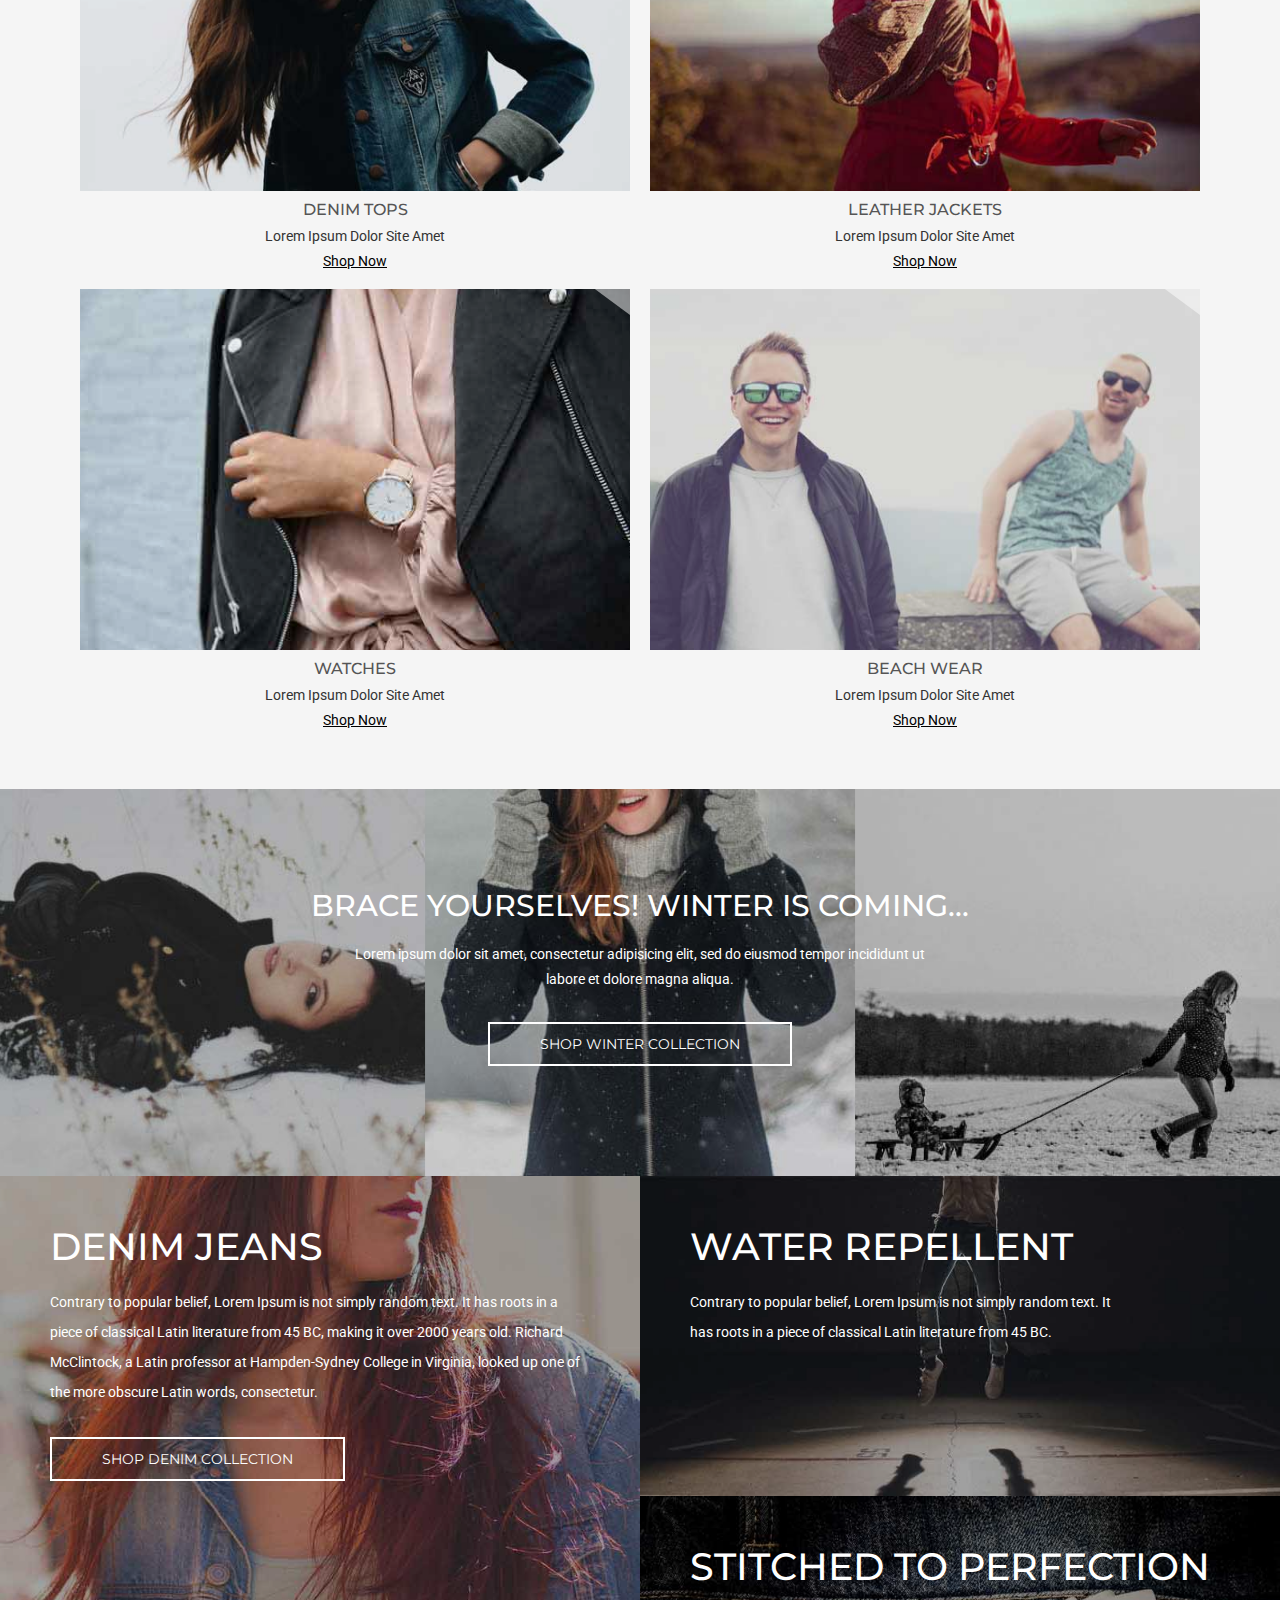
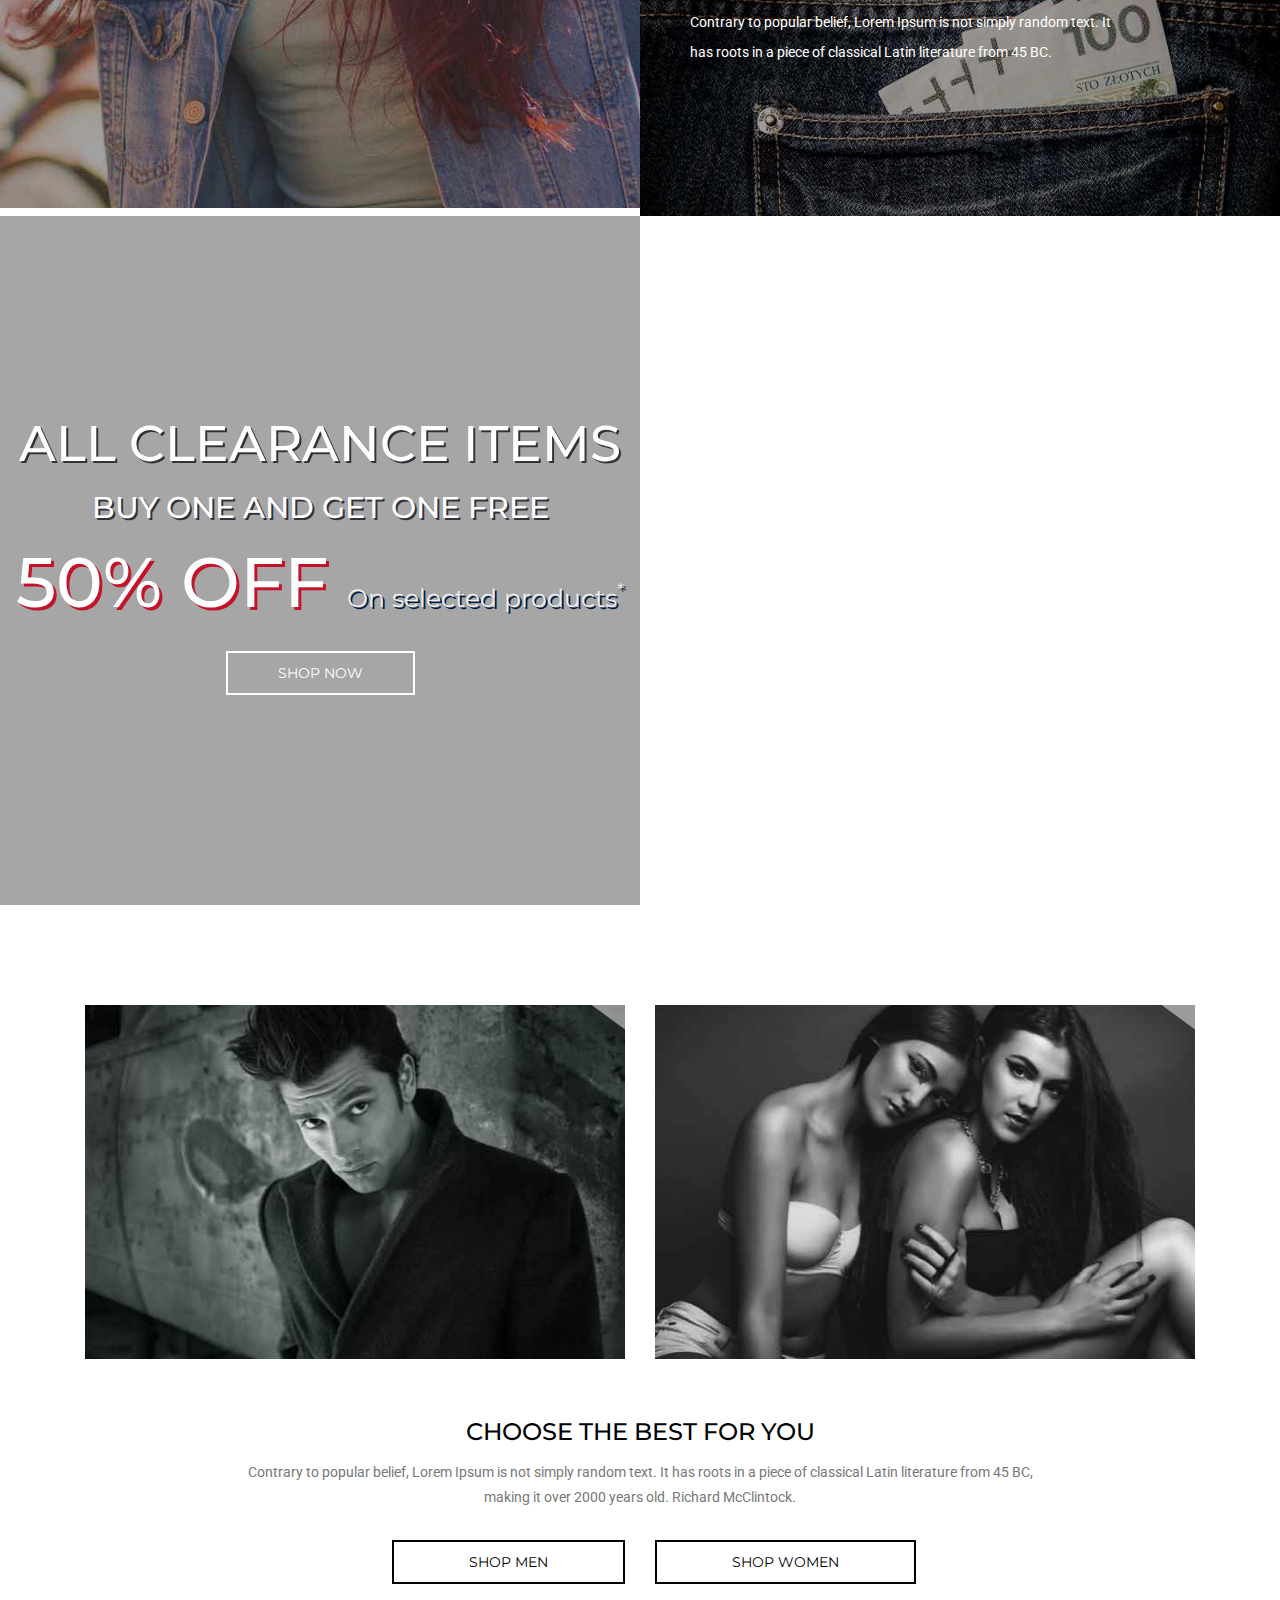
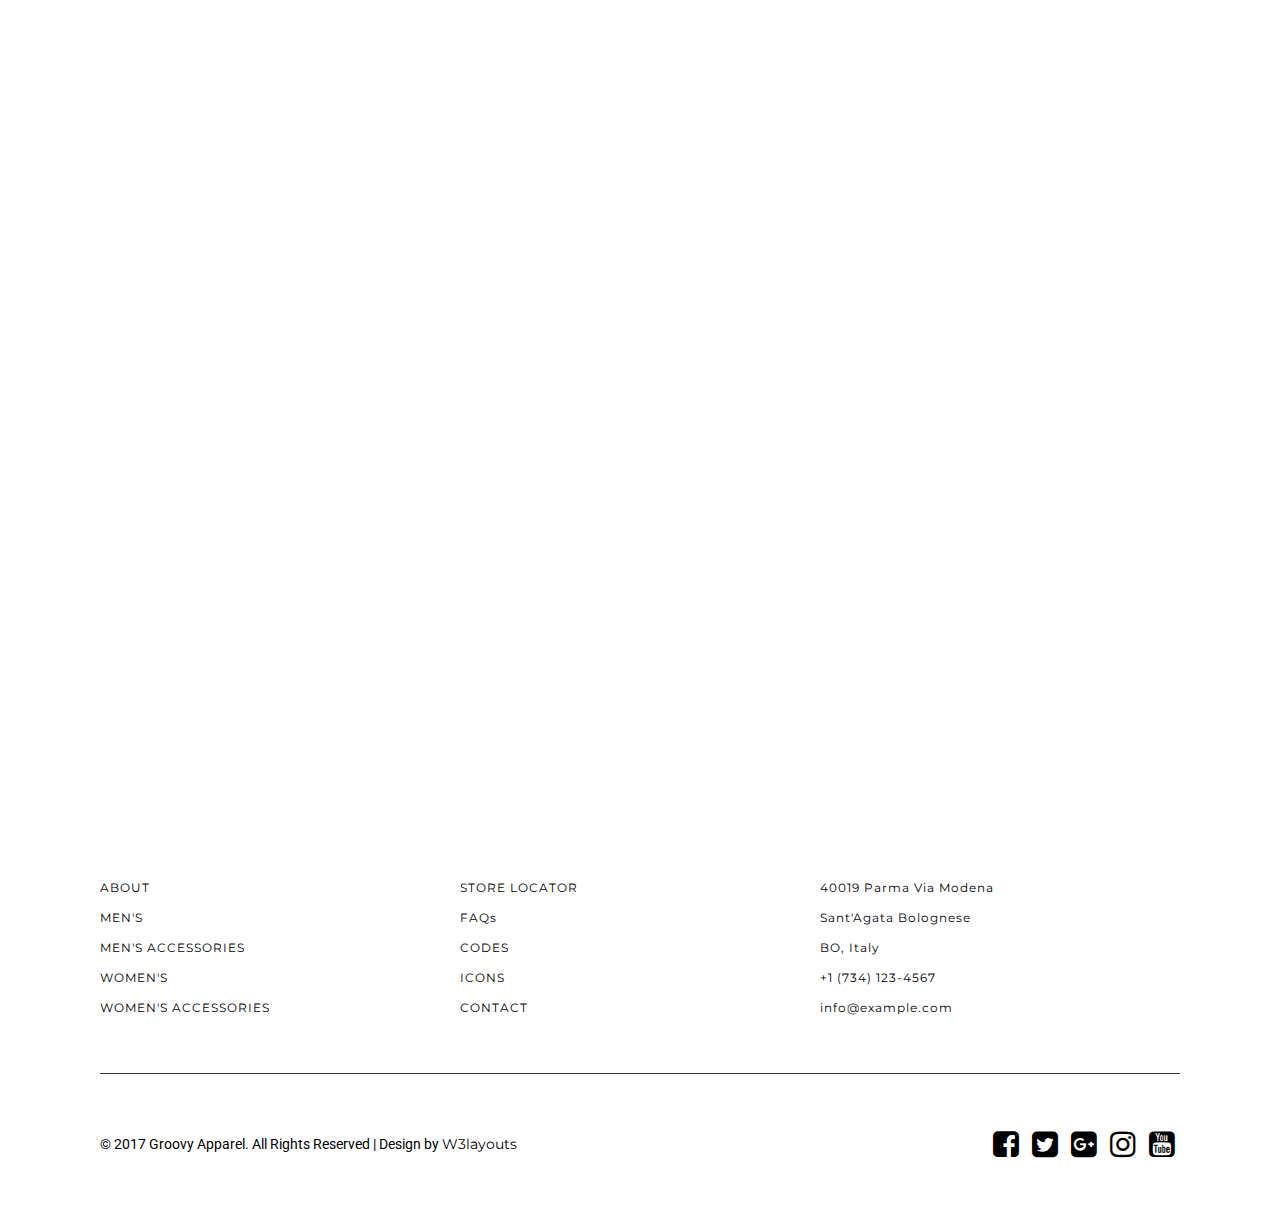
<file: template/E-commerce-template-3-Groovy-Template/web/index.html>
<!--
	Author: W3layouts
	Author URL: http://w3layouts.com
	License: Creative Commons Attribution 3.0 Unported
	License URL: http://creativecommons.org/licenses/by/3.0/
--> 
<!DOCTYPE html>
<html lang="zxx"> 
<!-- Head -->
<head>

<title>Groovy Apparel a E-Commerce & Fashion Category Bootstrap Responsive Website Template | Home :: W3layouts</title>

<!-- Meta-Tags -->
<meta name="viewport" content="width=device-width, initial-scale=1">
<meta http-equiv="Content-Type" content="text/html; charset=utf-8">
<meta name="keywords" content="Groovy Apparel a Responsive Web Template, Bootstrap Web Templates, Flat Web Templates, Android Compatible Web Template, Smartphone Compatible Web Template, Free Webdesigns for Nokia, Samsung, LG, Sony Ericsson, Motorola Web Design">
<script type="application/x-javascript"> addEventListener("load", function() { setTimeout(hideURLbar, 0); }, false); function hideURLbar(){ window.scrollTo(0,1); } </script>
<!-- //Meta-Tags -->

<!-- Custom-StyleSheet-Links -->
<!-- Bootstrap-CSS -->	   <link rel="stylesheet" href="css/bootstrap.css"					type="text/css" media="all">
<!-- Index-Page-CSS -->	   <link rel="stylesheet" href="css/style.css"						type="text/css" media="all">
<!-- Header-Slider-CSS --> <link rel="stylesheet" href="css/fluid_dg.css" id="fluid_dg-css" type="text/css" media="all">
<!-- //Custom-StyleSheet-Links -->

<!-- Fonts -->
<link rel="stylesheet" href="//fonts.googleapis.com/css?family=Noto+Serif:400,700"	   type="text/css" media="all">
<link rel="stylesheet" href="//fonts.googleapis.com/css?family=Montserrat:400,700"	   type="text/css" media="all">
<link rel="stylesheet" href="//fonts.googleapis.com/css?family=Roboto:100,300,400,500" type="text/css" media="all">
<!-- //Fonts -->

<!-- Font-Awesome-File-Links -->
<!-- CSS --> <link rel="stylesheet" href="css/font-awesome.css" 		 type="text/css" media="all">
<!-- TTF --> <link rel="stylesheet" href="fonts/fontawesome-webfont.ttf" type="text/css" media="all">
<!-- //Font-Awesome-File-Links -->

<!-- Supportive-Modernizr-JavaScript --><script src="js/modernizr-2.6.2-respond-1.1.0.min.js"></script>

<!-- Default-JavaScript --><script src="js/jquery-2.2.3.js"></script>

</head>
<!-- //Head -->



<!-- Body -->
<body>



	<!-- Header -->
	<div class="agileheader" id="agileitshome">

		<!-- Navigation -->
		<nav class="navbar navbar-default w3ls navbar-fixed-top">
			<div class="container">
				<div class="navbar-header wthree nav_2">
					<button type="button" class="navbar-toggle collapsed navbar-toggle1" data-toggle="collapse" data-target="#bs-megadropdown-tabs">
						<span class="sr-only">Toggle navigation</span>
						<span class="icon-bar"></span>
						<span class="icon-bar"></span>
						<span class="icon-bar"></span>
					</button>
					<a class="navbar-brand agileinfo" href="index.html"><span>GROOVY</span> APPAREL</a> 
					<ul class="w3header-cart">
						<li class="wthreecartaits"><span class="my-cart-icon"><i class="fa fa-cart-arrow-down" aria-hidden="true"></i><span class="badge badge-notify my-cart-badge"></span></span></li>
					</ul>
				</div>
				<div id="bs-megadropdown-tabs" class="navbar-collapse collapse">
					<ul class="nav navbar-nav">
						<li class="dropdown">
							<a href="#" class="dropdown-toggle w3-agile hyper" data-toggle="dropdown"><span> MEN </span></a>
							<ul class="dropdown-menu aits-w3 multi multi1">
								<div class="row">

									<div class="col-sm-3 w3layouts-nav-agile w3layouts-mens-nav-agileits w3layouts-mens-nav-agileits-1">
										<ul class="multi-column-dropdown">
											<li class="heading">FEATURED</li>
											<li><a href="mens.html"><i class="fa fa-angle-right" aria-hidden="true"></i>New Arrivals</a></li>
											<li><a href="mens.html"><i class="fa fa-angle-right" aria-hidden="true"></i>Online Only</a></li>
											<li><a href="mens.html"><i class="fa fa-angle-right" aria-hidden="true"></i>Brands</a></li>
											<li><a href="mens.html"><i class="fa fa-angle-right" aria-hidden="true"></i>Clearance Sale</a></li>
											<li><a href="mens.html"><i class="fa fa-angle-right" aria-hidden="true"></i>Discount Store</a></li>
											<li><a href="mens.html"><i class="fa fa-angle-right" aria-hidden="true"></i>Editor's Pick</a></li>
										</ul>
									</div>

									<div class="col-sm-3 w3layouts-nav-agile w3layouts-mens-nav-agileits w3layouts-mens-nav-agileits-2">
										<p>TORSO</p>
										<a href="mens.html"><img src="images/men-nav-1.jpg" alt="Groovy Apparel"></a>
									</div>

									<div class="col-sm-3 w3layouts-nav-agile w3layouts-mens-nav-agileits w3layouts-mens-nav-agileits-3">
										<p>LEGS</p>
										<a href="mens.html"><img src="images/men-nav-2.jpg" alt="Groovy Apparel"></a>
									</div>

									<div class="col-sm-3 w3layouts-nav-agile w3layouts-mens-nav-agileits w3layouts-mens-nav-agileits-4">
										<p>ACCESSORIES</p>
										<a href="mens_accessories.html"><img src="images/men-nav-3.jpg" alt="Groovy Apparel"></a>
									</div>

									<div class="clearfix"></div>
									<p class="promo">Use Promo Code <span>#CFFGTY56</span> and take 30% off the products. <a href="#">Details</a></p>
								</div>

							</ul>
						</li>

						<li class="dropdown">
							<a href="#" class="dropdown-toggle hyper" data-toggle="dropdown"><span> WOMEN </span></a>
							<ul class="dropdown-menu multi multi2">
								<div class="row">

									<div class="col-sm-3 w3layouts-nav-agile w3layouts-womens-nav-agileits w3layouts-womens-nav-agileits-1">
										<ul class="multi-column-dropdown">
											<li class="heading">FEATURED</li>
											<li><a href="womens.html"><i class="fa fa-angle-right" aria-hidden="true"></i>New Arrivals</a></li>
											<li><a href="womens.html"><i class="fa fa-angle-right" aria-hidden="true"></i>Online Only</a></li>
											<li><a href="womens.html"><i class="fa fa-angle-right" aria-hidden="true"></i>Brands</a></li>
											<li><a href="womens.html"><i class="fa fa-angle-right" aria-hidden="true"></i>Clearance Sale</a></li>
											<li><a href="womens.html"><i class="fa fa-angle-right" aria-hidden="true"></i>Discount Store</a></li>
											<li><a href="womens.html"><i class="fa fa-angle-right" aria-hidden="true"></i>Editor's Pick</a></li>
										</ul>
									</div>

									<div class="col-sm-3 w3layouts-nav-agile w3layouts-womens-nav-agileits w3layouts-womens-nav-agileits-2">
										<p>TOP</p>
										<a href="womens.html"><img src="images/women-nav-1.jpg" alt="Groovy Apparel"></a>
									</div>

									<div class="col-sm-3 w3layouts-nav-agile w3layouts-womens-nav-agileits w3layouts-womens-nav-agileits-3">
										<p>LEGS</p>
										<a href="womens.html"><img src="images/women-nav-2.jpg" alt="Groovy Apparel"></a>
									</div>

									<div class="col-sm-3 w3layouts-nav-agile w3layouts-womens-nav-agileits w3layouts-womens-nav-agileits-4">
										<p>ACCESSORIES</p>
										<a href="womens_accessories.html"><img src="images/women-nav-3.jpg" alt="Groovy Apparel"></a>
									</div>

									<div class="clearfix"></div>
									<p class="promo">Use Promo Code <span>#CFFGTY56</span> and take 30% off the products. <a href="#">Details</a></p>
								</div>

							</ul>
						</li>

						<li class="dropdown">
							<a href="#" class="dropdown-toggle hyper" data-toggle="dropdown"><span> ACCESSORIES </span></a>
							<ul class="dropdown-menu multi multi3">
								<div class="row">

									<div class="col-sm-3 w3layouts-nav-agile w3layouts-acc-nav-agileits w3layouts-acc-nav-agileits-1">
										<ul class="multi-column-dropdown">
											<li class="heading">FEATURED</li>
											<li><a href="mens_accessories.html"><i class="fa fa-angle-right" aria-hidden="true"></i>New Arrivals</a></li>
											<li><a href="mens_accessories.html"><i class="fa fa-angle-right" aria-hidden="true"></i>Online Only</a></li>
											<li><a href="mens_accessories.html"><i class="fa fa-angle-right" aria-hidden="true"></i>Brands</a></li>
											<li><a href="mens_accessories.html"><i class="fa fa-angle-right" aria-hidden="true"></i>Clearance Sale</a></li>
											<li><a href="mens_accessories.html"><i class="fa fa-angle-right" aria-hidden="true"></i>Discount Store</a></li>
											<li><a href="mens_accessories.html"><i class="fa fa-angle-right" aria-hidden="true"></i>Editor's Pick</a></li>
										</ul>
									</div>

									<div class="col-sm-3 w3layouts-nav-agile w3layouts-acc-nav-agileits w3layouts-acc-nav-agileits-2">
										<p>MEN</p>
										<a href="mens_accessories.html"><img src="images/other-nav-1.jpg" alt="Groovy Apparel"></a>
									</div>

									<div class="col-sm-3 w3layouts-nav-agile w3layouts-acc-nav-agileits w3layouts-acc-nav-agileits-3">
										<p>WOMEN</p>
										<a href="womens_accessories.html"><img src="images/other-nav-2.jpg" alt="Groovy Apparel"></a>
									</div>

									<div class="col-sm-3 w3layouts-nav-agile w3layouts-acc-nav-agileits w3layouts-acc-nav-agileits-4">
										<p>ACCESSORIES</p>
										<a href="mens_accessories.html"><img src="images/other-nav-3.jpg" alt="Groovy Apparel"></a>
									</div>

									<div class="clearfix"></div>
									<p class="promo">Use Promo Code <span>#CFFGTY56</span> and take 30% off the products. <a href="#">Details</a></p>
								</div>

							</ul>
						</li>

						<li class="dropdown">
							<a href="#" class="dropdown-toggle hyper" data-toggle="dropdown"><span> HOTLIST </span></a>
							<ul class="dropdown-menu multi multi4">
								<div class="row">

									<div class="col-sm-3 w3layouts-nav-agile w3layouts-hot-nav-agileits w3layouts-hot-nav-agileits-1">
										<ul class="multi-column-dropdown">
											<li class="heading">FEATURED</li>
											<li><a href="womens_accessories.html"><i class="fa fa-angle-right" aria-hidden="true"></i>New Arrivals</a></li>
											<li><a href="womens_accessories.html"><i class="fa fa-angle-right" aria-hidden="true"></i>Online Only</a></li>
											<li><a href="womens_accessories.html"><i class="fa fa-angle-right" aria-hidden="true"></i>Brands</a></li>
											<li><a href="womens_accessories.html"><i class="fa fa-angle-right" aria-hidden="true"></i>Clearance Sale</a></li>
											<li><a href="womens_accessories.html"><i class="fa fa-angle-right" aria-hidden="true"></i>Discount Store</a></li>
											<li><a href="womens_accessories.html"><i class="fa fa-angle-right" aria-hidden="true"></i>Editor's Pick</a></li>
										</ul>
									</div>

									<div class="col-sm-3 w3layouts-nav-agile w3layouts-hot-nav-agileits w3layouts-hot-nav-agileits-2">
										<p>MEN</p>
										<a href="mens.html"><img src="images/other-nav-1.jpg" alt="Groovy Apparel"></a>
									</div>

									<div class="col-sm-3 w3layouts-nav-agile w3layouts-hot-nav-agileits w3layouts-hot-nav-agileits-3">
										<p>WOMEN</p>
										<a href="womens.html"><img src="images/other-nav-2.jpg" alt="Groovy Apparel"></a>
									</div>

									<div class="col-sm-3 w3layouts-nav-agile w3layouts-hot-nav-agileits w3layouts-hot-nav-agileits-4">
										<p>ACCESSORIES</p>
										<a href="mens_accessories.html"><img src="images/other-nav-3.jpg" alt="Groovy Apparel"></a>
									</div>

									<div class="clearfix"></div>
									<p class="promo">Use Promo Code <span>#CFFGTY56</span> and take 30% off the products. <a href="#">Details</a></p>
								</div>

							</ul>
						</li>
						<li><a href="about.html">ABOUT</a></li>
						<li class="wthreesearch">
							<form action="#" method="post">
								<input type="search" name="Search" placeholder="Search for a Product" required="">
								<button type="submit" class="btn btn-default search" aria-label="Left Align">
									<i class="fa fa-search" aria-hidden="true"></i>
								</button>
							</form>
						</li>
						<li class="wthreecartaits wthreecartaits2 cart cart box_1"> 
						 <form action="#" method="post" class="last"> 
								<input type="hidden" name="cmd" value="_cart" />
								<input type="hidden" name="display" value="1" />
								<button class="w3view-cart" type="submit" name="submit" value=""><i class="fa fa-cart-arrow-down" aria-hidden="true"></i></button>
							</form>   
						</li>
					</ul>
				</div>

			</div>
		</nav>
		<!-- //Navigation -->



		<!-- Header-Top-Bar-(Hidden) -->
		<div class="agileheader-topbar">
			<div class="container">
				<div class="col-md-6 agileheader-topbar-grid agileheader-topbar-grid1">
					<p>Free shipping on orders over $150. <a href="payment.html">Details</a></p>
				</div>
				<div class="col-md-6 agileheader-topbar-grid agileheader-topbar-grid2">
					<ul>
						<li><a href="stores.html">Store Locator</a></li>
						<li><a href="faq.html">FAQ</a></li>
						<li><a class="popup-with-zoom-anim" href="#small-dialog1">Login</a></li>
						<li><a class="popup-with-zoom-anim" href="#small-dialog2">Sign Up</a></li>
						<li><a href="codes.html">Codes</a></li>
						<li><a href="icons.html">Icons</a></li>
						<li><a href="contact.html">Contact</a></li>
					</ul>
				</div>
				<div class="clearfix"></div>
			</div>

				<!-- Popup-Box -->
				<div id="popup1">
					<div id="small-dialog1" class="mfp-hide agileinfo">
						<div class="pop_up">
							<form action="#" method="post">
								<h3>LOGIN</h3>
								<input type="text" Name="Userame" placeholder="Username" required="">
								<input type="password" Name="Password" placeholder="Password" required="">
								<ul class="tick w3layouts agileinfo">
									<li>
										<input type="checkbox" id="brand1" value="">
										<label for="brand1"><span></span>Remember me</label>
									</li>
									<li>
										<a href="#">Forgot Password?</a>
									</li>
								</ul>
								<div class="send-button wthree agileits">
									<input type="submit" value="LOGIN">
								</div>
							</form>
						</div>
					</div>
					<div id="small-dialog2" class="mfp-hide agileinfo">
						<div class="pop_up">
							<form action="#" method="post">
								<h3>SIGN UP</h3>
								<input type="text" Name="Name" placeholder="Name" required="">
								<input type="text" Name="Email" placeholder="Email" required="">
								<input type="password" Name="Password" placeholder="Password" required="">
								<input type="text" Name="Phone Number" placeholder="Phone Number" required="">
								<div class="send-button wthree agileits">
									<input type="submit" value="SIGN UP">
								</div>
							</form>
						</div>
					</div>
				</div>
				<!-- //Popup-Box -->

		</div>
		<!-- //Header-Top-Bar-(Hidden) -->



		<!-- Header-Slider -->
		<div class="w3slideraits">
			<div class="fluid_dg_wrap fluid_dg_emboss pattern_1 fluid_dg_white_skin" id="fluid_dg_wrap_4">
				<div data-thumb="images/slide-1-small.jpg" data-src="images/slide-1.jpg"></div>
				<div data-thumb="images/slide-2-small.jpg" data-src="images/slide-2.jpg"></div>
				<div data-thumb="images/slide-3-small.jpg" data-src="images/slide-3.jpg"></div>
				<div data-thumb="images/slide-4-small.jpg" data-src="images/slide-4.jpg"></div>
				<div data-thumb="images/slide-5-small.jpg" data-src="images/slide-5.jpg"></div>
			</div>
		</div>
		<!-- //Header-Slider -->

	</div>
	<!-- //Header -->



	<!-- Model-Slider -->
	<div class="agilemodel-slider">
		<div id='film_roll_1'>
			<div><img src="images/model_slide-1.jpg" alt="Groovy Apparel"></div>
			<div><img src="images/model_slide-2.jpg" alt="Groovy Apparel"></div>
			<div><img src="images/model_slide-3.jpg" alt="Groovy Apparel"></div>
			<div><img src="images/model_slide-4.jpg" alt="Groovy Apparel"></div>
			<div><img src="images/model_slide-5.jpg" alt="Groovy Apparel"></div>
			<div><img src="images/model_slide-6.jpg" alt="Groovy Apparel"></div>
			<div><img src="images/model_slide-7.jpg" alt="Groovy Apparel"></div>
			<div><img src="images/model_slide-8.jpg" alt="Groovy Apparel"></div>
			<div><img src="images/model_slide-9.jpg" alt="Groovy Apparel"></div>
			<div><img src="images/model_slide-10.jpg" alt="Groovy Apparel"></div>
		</div>
	</div>
	<!-- //Model-Slider -->



	<!-- Latest-Arrivals -->
	<div class="wthreehome-latest">
		<div class="container">

			<div class="wthreehome-latest-grids">
				<div class="col-md-6 wthreehome-latest-grid wthreehome-latest-grid1">
					<div class="grid">
						<figure class="effect-apollo">
							<img src="images/home-latest-1.jpg" alt="Groovy Apparel">
							<figcaption></figcaption>
						</figure>
					</div>
					<h4>DENIM TOPS</h4>
					<h5>Lorem Ipsum Dolor Site Amet</h5>
					<h6><a href="womens.html">Shop Now</a></h6>
				</div>
				<div class="col-md-6 wthreehome-latest-grid wthreehome-latest-grid2">
					<div class="grid">
						<figure class="effect-apollo">
							<img src="images/home-latest-2.jpg" alt="Groovy Apparel">
							<figcaption></figcaption>
						</figure>
					</div>
					<h4>LEATHER JACKETS</h4>
					<h5>Lorem Ipsum Dolor Site Amet</h5>
					<h6><a href="womens.html">Shop Now</a></h6>
				</div>
				<div class="col-md-6 wthreehome-latest-grid wthreehome-latest-grid3">
					<div class="grid">
						<figure class="effect-apollo">
							<img src="images/home-latest-3.jpg" alt="Groovy Apparel">
							<figcaption></figcaption>
						</figure>
					</div>
					<h4>WATCHES</h4>
					<h5>Lorem Ipsum Dolor Site Amet</h5>
					<h6><a href="womens_accessories.html">Shop Now</a></h6>
				</div>
				<div class="col-md-6 wthreehome-latest-grid wthreehome-latest-grid4">
					<div class="grid">
						<figure class="effect-apollo">
							<img src="images/home-latest-4.jpg" alt="Groovy Apparel">
							<figcaption></figcaption>
						</figure>
					</div>
					<h4>BEACH WEAR</h4>
					<h5>Lorem Ipsum Dolor Site Amet</h5>
					<h6><a href="mens.html">Shop Now</a></h6>
				</div>
			</div>
			<div class="clearfix"></div>

		</div>
	</div>
	<!-- //Latest-Arrivals -->



	<!-- Winter-Collection -->
	<div class="wthreewinter-coll">
		<div class="container">
			<h1>BRACE YOURSELVES! WINTER IS COMING...</h1>
			<p>Lorem ipsum dolor sit amet, consectetur adipisicing elit, sed do eiusmod tempor incididunt ut labore et dolore magna aliqua.</p>
			<div class="wthreeshop-a">
				<a href="womens.html">SHOP WINTER COLLECTION</a>
			</div>
		</div>
	</div>
	<!-- //Winter-Collection -->



	<!-- Denim-Collection -->
	<div class="wthreedenim-coll">
		<div class="style-grids">
			<div class="col-md-6 style-grid style-grid-1">
				<img src="images/style-1.jpg" alt="Groovy Apparel">
				<div class="style-grid-1-text">
					<h3>DENIM JEANS</h3>
					<p>Contrary to popular belief, Lorem Ipsum is not simply random text. It has roots in a piece of classical Latin literature from 45 BC, making it over 2000 years old. Richard McClintock, a Latin professor at Hampden-Sydney College in Virginia, looked up one of the more obscure Latin words, consectetur.</p>
					<div class="wthreeshop-a">
						<a href="womens.html">SHOP DENIM COLLECTION</a>
					</div>
				</div>
			</div>
			<div class="col-md-6 style-grid style-grid-2">
				<div class="style-image-1">
					<img src="images/style-2.jpg" alt="Groovy Apparel">
					<div class="style-grid-2-text">
						<h3>WATER REPELLENT</h3>
						<p>Contrary to popular belief, Lorem Ipsum is not simply random text. It has roots in a piece of classical Latin literature from 45 BC.</p>
					</div>
				</div>
				<div class="style-image-2">
					<img src="images/style-3.jpg" alt="Groovy Apparel">
					<div class="style-grid-2-text">
						<h3>STITCHED TO PERFECTION</h3>
						<p>Contrary to popular belief, Lorem Ipsum is not simply random text. It has roots in a piece of classical Latin literature from 45 BC.</p>
					</div>
				</div>
			</div>
			<div class="clearfix"></div>
		</div>
	</div>
	<!-- //Denim-Collection -->



	<!-- Clearance-Sale -->
	<div class="aitsclearance-sales">
		<div class="aitsclearance-sales-text">
			<h2>ALL CLEARANCE ITEMS</h2>
			<h4>BUY ONE AND GET ONE FREE</h4>
			<h5>50% OFF <small>On selected products<sup>*</sup></small></h5>
			<div class="wthreeshop-a">
				<a href="mens.html">SHOP NOW</a>
			</div>
		</div>
	</div>
	<!-- //Clearance-Sale -->



	<!-- Shopping -->
	<div class="agileshopping">
		<div class="container">

			<div class="agileshoppinggrids">
				<div class="col-md-6 agileshoppinggrid agileshoppinggrid1">
					<div class="grid">
						<figure class="effect-apollo">
							<img src="images/mens.jpg" alt="Groovy Apparel">
							<figcaption></figcaption>
						</figure>
					</div>
				</div>
				<div class="col-md-6 agileshoppinggrid agileshoppinggrid2">
					<div class="grid">
						<figure class="effect-apollo">
							<img src="images/womens.jpg" alt="Groovy Apparel">
							<figcaption></figcaption>
						</figure>
					</div>
				</div>
				<div class="clearfix"></div>
			</div>

			<div class="agileshoppinggrids-bottom">
				<h3>CHOOSE THE BEST FOR YOU</h3>
				<p>Contrary to popular belief, Lorem Ipsum is not simply random text. It has roots in a piece of classical Latin literature from 45 BC, making it over 2000 years old. Richard McClintock.</p>
				<div class="agileshoppinggrids-bottom-grids">
					<div class="col-md-6 agileshoppinggrids-bottom-grid agileshoppinggrids-bottom-grid1">
						<div class="wthreeshop-a">
							<a href="mens.html">SHOP MEN</a>
						</div>
					</div>
					<div class="col-md-6 agileshoppinggrids-bottom-grid agileshoppinggrids-bottom-grid2">
						<div class="wthreeshop-a">
							<a href="womens.html">SHOP WOMEN</a>
						</div>
					</div>
					<div class="clearfix"></div>
				</div>
			</div>

		</div>
	</div>
	<!-- //Shopping -->



	<!-- Newsletter -->
	<div class="agileinfonewsl">

		<h3>SIGN UP FOR NEWSLETTER</h3>
		<p>Subscribe to us to get highest-level access to our new styles and trends</p>
		<div class="wthreeshop-a">
			<a class="popup-with-zoom-anim" href="#small-dialog3">SUBSCRIBE</a>
		</div>

			<!-- Popup-Box -->
			<div id="popup2">
				<div id="small-dialog3" class="mfp-hide agileinfo">
					<div class="pop_up">
						<h4>SUBSCRIBE</h4>
						<form action="#" method="post">
							<input class="email aitsw3ls" type="email" placeholder="Email" required="">
							<input type="submit" class="submit" value="SUBSCRIBE">
						</form>
					</div>
				</div>
			</div>
			<!-- //Popup-Box -->

	</div>
	<!-- //Newsletter -->



	<!-- Footer -->
	<div class="agileinfofooter">
		<div class="agileinfofooter-grids">

			<div class="col-md-4 agileinfofooter-grid agileinfofooter-grid1">
				<ul>
					<li><a href="about.html">ABOUT</a></li>
					<li><a href="mens.html">MEN'S</a></li>
					<li><a href="mens_accessories.html">MEN'S ACCESSORIES</a></li>
					<li><a href="womens.html">WOMEN'S</a></li>
					<li><a href="womens_accessories.html">WOMEN'S ACCESSORIES</a></li>
				</ul>
			</div>

			<div class="col-md-4 agileinfofooter-grid agileinfofooter-grid2">
				<ul>
					<li><a href="stores.html">STORE LOCATOR</a></li>
					<li><a href="faq.html">FAQs</a></li>
					<li><a href="codes.html">CODES</a></li>
					<li><a href="icons.html">ICONS</a></li>
					<li><a href="contact.html">CONTACT</a></li>
				</ul>
			</div>

			<div class="col-md-4 agileinfofooter-grid agileinfofooter-grid3">
				<address>
					<ul>
						<li>40019 Parma Via Modena</li>
						<li>Sant'Agata Bolognese</li>
						<li>BO, Italy</li>
						<li>+1 (734) 123-4567</li>
						<li><a class="mail" href="mailto:mail@example.com">info@example.com</a></li>
					</ul>
				</address>
			</div>
			<div class="clearfix"></div>

		</div>
	</div>
	<!-- //Footer -->



	<!-- Copyright -->
	<div class="w3lscopyrightaits">
		<div class="col-md-8 w3lscopyrightaitsgrid w3lscopyrightaitsgrid1">
			<p>© 2017 Groovy Apparel. All Rights Reserved | Design by <a href="http://w3layouts.com/" target="=_blank"> W3layouts </a></p>
		</div>
		<div class="col-md-4 w3lscopyrightaitsgrid w3lscopyrightaitsgrid2">
			<div class="agilesocialwthree">
				<ul class="social-icons">
					<li><a href="#" class="facebook w3ls" title="Go to Our Facebook Page"><i class="fa w3ls fa-facebook-square" aria-hidden="true"></i></a></li>
					<li><a href="#" class="twitter w3l" title="Go to Our Twitter Account"><i class="fa w3l fa-twitter-square" aria-hidden="true"></i></a></li>
					<li><a href="#" class="googleplus w3" title="Go to Our Google Plus Account"><i class="fa w3 fa-google-plus-square" aria-hidden="true"></i></a></li>
					<li><a href="#" class="instagram wthree" title="Go to Our Instagram Account"><i class="fa wthree fa-instagram" aria-hidden="true"></i></a></li>
					<li><a href="#" class="youtube w3layouts" title="Go to Our Youtube Channel"><i class="fa w3layouts fa-youtube-square" aria-hidden="true"></i></a></li>
				</ul>
			</div>
		</div>
		<div class="clearfix"></div>
	</div>
	<!-- //Copyright -->



	<!-- Custom-JavaScript-File-Links -->

<!-- Default-JavaScript --><script src="js/jquery-2.2.3.js"></script>
<script src="js/modernizr.custom.js"></script>
	<!-- Custom-JavaScript-File-Links -->

	<!-- cart-js -->
	<script src="js/minicart.js"></script>
	<script>
        w3l.render();

        w3l.cart.on('w3agile_checkout', function (evt) {
        	var items, len, i;

        	if (this.subtotal() > 0) {
        		items = this.items();

        		for (i = 0, len = items.length; i < len; i++) { 
        		}
        	}
        });
    </script>  
	<!-- //cart-js --> 
		<!-- Shopping-Cart-JavaScript -->

		<!-- Header-Slider-JavaScript-Files -->
			<script type='text/javascript' src='js/jquery.easing.1.3.js'></script>
			<script type='text/javascript' src='js/fluid_dg.min.js'></script>
			<script>jQuery(document).ready(function(){
					jQuery(function(){
						jQuery('#fluid_dg_wrap_4').fluid_dg({
							height: 'auto',
							loader: 'bar',
							pagination: false,
							thumbnails: true,
							hover: false,
							opacityOnGrid: false,
							imagePath: '',
							time: 4000,
							transPeriod: 2000,
						});
					});
				})
			</script>
		<!-- //Header-Slider-JavaScript-Files -->

		<!-- Dropdown-Menu-JavaScript -->
			<script>
				$(document).ready(function(){
					$(".dropdown").hover(
						function() {
							$('.dropdown-menu', this).stop( true, true ).slideDown("fast");
							$(this).toggleClass('open');
						},
						function() {
							$('.dropdown-menu', this).stop( true, true ).slideUp("fast");
							$(this).toggleClass('open');
						}
					);
				});
			</script>
		<!-- //Dropdown-Menu-JavaScript -->

		<!-- Pricing-Popup-Box-JavaScript -->
			<script src="js/jquery.magnific-popup.js" type="text/javascript"></script>
			<script>
				$(document).ready(function() {
					$('.popup-with-zoom-anim').magnificPopup({
						type: 'inline',
						fixedContentPos: false,
						fixedBgPos: true,
						overflowY: 'auto',
						closeBtnInside: true,
						preloader: false,
						midClick: true,
						removalDelay: 300,
						mainClass: 'my-mfp-zoom-in'
					});
				});
			</script>
		<!-- //Pricing-Popup-Box-JavaScript -->

		<!-- Model-Slider-JavaScript-Files -->
			<script src="js/jquery.film_roll.js"></script>
			<script>
				(function() {
					jQuery(function() {
						this.film_rolls || (this.film_rolls = []);
						this.film_rolls['film_roll_1'] = new FilmRoll({
							container: '#film_roll_1',
							height: 560
						});
						return true;
					});
				}).call(this);
			</script>
		<!-- //Model-Slider-JavaScript-Files -->

	<!-- //Custom-JavaScript-File-Links -->



		<!-- Bootstrap-JavaScript --> <script src="js/bootstrap.js"></script>

</body>
<!-- //Body -->



</html>
</file>
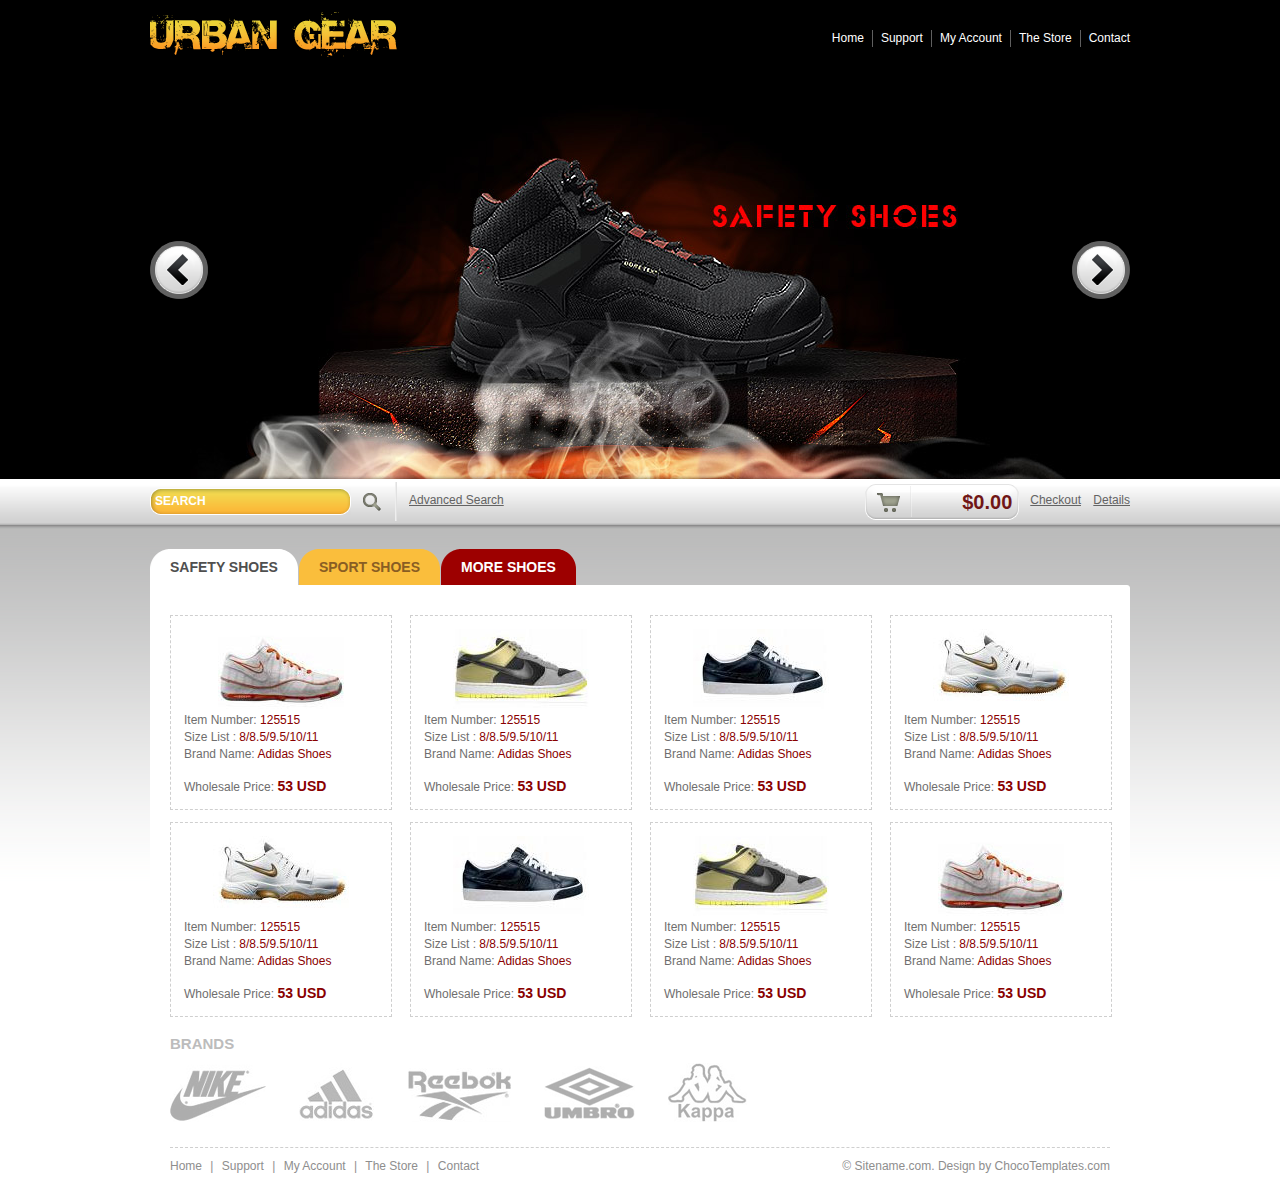
<file: template/Wing the Air Free Website Template - Free-CSS.com/wing-the-air/index.html>
<!DOCTYPE html PUBLIC "-//W3C//DTD XHTML 1.0 Transitional//EN" "http://www.w3.org/TR/xhtml1/DTD/xhtml1-transitional.dtd">
<html xmlns="http://www.w3.org/1999/xhtml">
<head>
<title>Wing the Air</title>
<meta http-equiv="Content-type" content="text/html; charset=utf-8" />
<link rel="stylesheet" href="css/style.css" type="text/css" media="all" />
<!--[if lte IE 6]><style type="text/css" media="screen">.tabbed { height:420px; }</style><![endif]-->
<script src="js/jquery-1.4.1.min.js" type="text/javascript"></script>
<script src="js/jquery.jcarousel.pack.js" type="text/javascript"></script>
<script src="js/jquery.slide.js" type="text/javascript"></script>
<script src="js/jquery-func.js" type="text/javascript"></script>
</head>
<body>
<!-- Top -->
<div id="top">
  <div class="shell">
    <!-- Header -->
    <div id="header">
      <h1 id="logo"><a href="#">Urgan Gear</a></h1>
      <div id="navigation">
        <ul>
          <li><a href="#">Home</a></li>
          <li><a href="#">Support</a></li>
          <li><a href="#">My Account</a></li>
          <li><a href="#">The Store</a></li>
          <li class="last"><a href="#">Contact</a></li>
        </ul>
      </div>
    </div>
    <!-- End Header -->
    <!-- Slider -->
    <div id="slider">
      <div id="slider-holder">
        <ul>
          <li><a href="#"><img src="css/images/slide1.jpg" alt="" /></a></li>
          <li><a href="#"><img src="css/images/slide2.jpg" alt="" /></a></li>
          <li><a href="#"><img src="css/images/slide1.jpg" alt="" /></a></li>
          <li><a href="#"><img src="css/images/slide2.jpg" alt="" /></a></li>
          <li><a href="#"><img src="css/images/slide1.jpg" alt="" /></a></li>
          <li><a href="#"><img src="css/images/slide2.jpg" alt="" /></a></li>
        </ul>
      </div>
      <div id="slider-nav"> <a href="#" class="prev">Previous</a> <a href="#" class="next">Next</a> </div>
    </div>
    <!-- End Slider -->
  </div>
</div>
<!-- Top -->
<!-- Main -->
<div id="main">
  <div class="shell">
    <!-- Search, etc -->
    <div class="options">
      <div class="search">
        <form action="#" method="post">
          <span class="field">
          <input type="text" class="blink" value="SEARCH" title="SEARCH" />
          </span>
          <input type="text" class="search-submit" value="GO" />
        </form>
      </div>
      <span class="left"><a href="#">Advanced Search</a></span>
      <div class="right"> <span class="cart"> <a href="#" class="cart-ico">&nbsp;</a> <strong>$0.00</strong> </span> <span class="left more-links"> <a href="#">Checkout</a> <a href="#">Details</a> </span> </div>
    </div>
    <!-- End Search, etc -->
    <!-- Content -->
    <div id="content">
      <!-- Tabs -->
      <div class="tabs">
        <ul>
          <li><a href="#" class="active"><span>Safety Shoes</span></a></li>
          <li><a href="#"><span>Sport Shoes</span></a></li>
          <li><a href="#" class="red"><span>More Shoes</span></a></li>
        </ul>
      </div>
      <!-- Tabs -->
      <!-- Container -->
      <div id="container">
        <div class="tabbed">
          <!-- First Tab Content -->
          <div class="tab-content" style="display:block;">
            <div class="items">
              <div class="cl">&nbsp;</div>
              <ul>
                <li>
                  <div class="image"> <a href="#"><img src="css/images/image1.jpg" alt="" /></a> </div>
                  <p> Item Number: <span>125515</span><br />
                    Size List : <span>8/8.5/9.5/10/11</span><br />
                    Brand Name: <a href="#">Adidas Shoes</a> </p>
                  <p class="price">Wholesale Price: <strong>53 USD</strong></p>
                </li>
                <li>
                  <div class="image"> <a href="#"><img src="css/images/image2.jpg" alt="" /></a> </div>
                  <p> Item Number: <span>125515</span><br />
                    Size List : <span>8/8.5/9.5/10/11</span><br />
                    Brand Name: <a href="#">Adidas Shoes</a> </p>
                  <p class="price">Wholesale Price: <strong>53 USD</strong></p>
                </li>
                <li>
                  <div class="image"> <a href="#"><img src="css/images/image3.jpg" alt="" /></a> </div>
                  <p> Item Number: <span>125515</span><br />
                    Size List : <span>8/8.5/9.5/10/11</span><br />
                    Brand Name: <a href="#">Adidas Shoes</a> </p>
                  <p class="price">Wholesale Price: <strong>53 USD</strong></p>
                </li>
                <li>
                  <div class="image"> <a href="#"><img src="css/images/image4.jpg" alt="" /></a> </div>
                  <p> Item Number: <span>125515</span><br />
                    Size List : <span>8/8.5/9.5/10/11</span><br />
                    Brand Name: <a href="#">Adidas Shoes</a> </p>
                  <p class="price">Wholesale Price: <strong>53 USD</strong></p>
                </li>
                <li>
                  <div class="image"> <a href="#"><img src="css/images/image4.jpg" alt="" /></a> </div>
                  <p> Item Number: <span>125515</span><br />
                    Size List : <span>8/8.5/9.5/10/11</span><br />
                    Brand Name: <a href="#">Adidas Shoes</a> </p>
                  <p class="price">Wholesale Price: <strong>53 USD</strong></p>
                </li>
                <li>
                  <div class="image"> <a href="#"><img src="css/images/image3.jpg" alt="" /></a> </div>
                  <p> Item Number: <span>125515</span><br />
                    Size List : <span>8/8.5/9.5/10/11</span><br />
                    Brand Name: <a href="#">Adidas Shoes</a> </p>
                  <p class="price">Wholesale Price: <strong>53 USD</strong></p>
                </li>
                <li>
                  <div class="image"> <a href="#"><img src="css/images/image2.jpg" alt="" /></a> </div>
                  <p> Item Number: <span>125515</span><br />
                    Size List : <span>8/8.5/9.5/10/11</span><br />
                    Brand Name: <a href="#">Adidas Shoes</a> </p>
                  <p class="price">Wholesale Price: <strong>53 USD</strong></p>
                </li>
                <li>
                  <div class="image"> <a href="#"><img src="css/images/image1.jpg" alt="" /></a> </div>
                  <p> Item Number: <span>125515</span><br />
                    Size List : <span>8/8.5/9.5/10/11</span><br />
                    Brand Name: <a href="#">Adidas Shoes</a> </p>
                  <p class="price">Wholesale Price: <strong>53 USD</strong></p>
                </li>
              </ul>
              <div class="cl">&nbsp;</div>
            </div>
          </div>
          <!-- End First Tab Content -->
          <!-- Second Tab Content -->
          <div class="tab-content">
            <div class="items">
              <div class="cl">&nbsp;</div>
              <ul>
                <li>
                  <div class="image"> <a href="#"><img src="css/images/image2.jpg" alt="" /></a> </div>
                  <p> Item Number: <span>125515</span><br />
                    Size List : <span>8/8.5/9.5/10/11</span><br />
                    Brand Name: <a href="#">Adidas Shoes</a> </p>
                  <p class="price">Wholesale Price: <strong>53 USD</strong></p>
                </li>
                <li>
                  <div class="image"> <a href="#"><img src="css/images/image2.jpg" alt="" /></a> </div>
                  <p> Item Number: <span>125515</span><br />
                    Size List : <span>8/8.5/9.5/10/11</span><br />
                    Brand Name: <a href="#">Adidas Shoes</a> </p>
                  <p class="price">Wholesale Price: <strong>53 USD</strong></p>
                </li>
                <li>
                  <div class="image"> <a href="#"><img src="css/images/image2.jpg" alt="" /></a> </div>
                  <p> Item Number: <span>125515</span><br />
                    Size List : <span>8/8.5/9.5/10/11</span><br />
                    Brand Name: <a href="#">Adidas Shoes</a> </p>
                  <p class="price">Wholesale Price: <strong>53 USD</strong></p>
                </li>
                <li>
                  <div class="image"> <a href="#"><img src="css/images/image2.jpg" alt="" /></a> </div>
                  <p> Item Number: <span>125515</span><br />
                    Size List : <span>8/8.5/9.5/10/11</span><br />
                    Brand Name: <a href="#">Adidas Shoes</a> </p>
                  <p class="price">Wholesale Price: <strong>53 USD</strong></p>
                </li>
                <li>
                  <div class="image"> <a href="#"><img src="css/images/image1.jpg" alt="" /></a> </div>
                  <p> Item Number: <span>125515</span><br />
                    Size List : <span>8/8.5/9.5/10/11</span><br />
                    Brand Name: <a href="#">Adidas Shoes</a> </p>
                  <p class="price">Wholesale Price: <strong>53 USD</strong></p>
                </li>
                <li>
                  <div class="image"> <a href="#"><img src="css/images/image1.jpg" alt="" /></a> </div>
                  <p> Item Number: <span>125515</span><br />
                    Size List : <span>8/8.5/9.5/10/11</span><br />
                    Brand Name: <a href="#">Adidas Shoes</a> </p>
                  <p class="price">Wholesale Price: <strong>53 USD</strong></p>
                </li>
                <li>
                  <div class="image"> <a href="#"><img src="css/images/image1.jpg" alt="" /></a> </div>
                  <p> Item Number: <span>125515</span><br />
                    Size List : <span>8/8.5/9.5/10/11</span><br />
                    Brand Name: <a href="#">Adidas Shoes</a> </p>
                  <p class="price">Wholesale Price: <strong>53 USD</strong></p>
                </li>
                <li>
                  <div class="image"> <a href="#"><img src="css/images/image1.jpg" alt="" /></a> </div>
                  <p> Item Number: <span>125515</span><br />
                    Size List : <span>8/8.5/9.5/10/11</span><br />
                    Brand Name: <a href="#">Adidas Shoes</a> </p>
                  <p class="price">Wholesale Price: <strong>53 USD</strong></p>
                </li>
              </ul>
              <div class="cl">&nbsp;</div>
            </div>
          </div>
          <!-- End Second Tab Content -->
          <!-- Third Tab Content -->
          <div class="tab-content">
            <div class="items">
              <div class="cl">&nbsp;</div>
              <ul>
                <li>
                  <div class="image"> <a href="#"><img src="css/images/image3.jpg" alt="" /></a> </div>
                  <p> Item Number: <span>125515</span><br />
                    Size List : <span>8/8.5/9.5/10/11</span><br />
                    Brand Name: <a href="#">Adidas Shoes</a> </p>
                  <p class="price">Wholesale Price: <strong>53 USD</strong></p>
                </li>
                <li>
                  <div class="image"> <a href="#"><img src="css/images/image3.jpg" alt="" /></a> </div>
                  <p> Item Number: <span>125515</span><br />
                    Size List : <span>8/8.5/9.5/10/11</span><br />
                    Brand Name: <a href="#">Adidas Shoes</a> </p>
                  <p class="price">Wholesale Price: <strong>53 USD</strong></p>
                </li>
                <li>
                  <div class="image"> <a href="#"><img src="css/images/image3.jpg" alt="" /></a> </div>
                  <p> Item Number: <span>125515</span><br />
                    Size List : <span>8/8.5/9.5/10/11</span><br />
                    Brand Name: <a href="#">Adidas Shoes</a> </p>
                  <p class="price">Wholesale Price: <strong>53 USD</strong></p>
                </li>
                <li>
                  <div class="image"> <a href="#"><img src="css/images/image3.jpg" alt="" /></a> </div>
                  <p> Item Number: <span>125515</span><br />
                    Size List : <span>8/8.5/9.5/10/11</span><br />
                    Brand Name: <a href="#">Adidas Shoes</a> </p>
                  <p class="price">Wholesale Price: <strong>53 USD</strong></p>
                </li>
                <li>
                  <div class="image"> <a href="#"><img src="css/images/image4.jpg" alt="" /></a> </div>
                  <p> Item Number: <span>125515</span><br />
                    Size List : <span>8/8.5/9.5/10/11</span><br />
                    Brand Name: <a href="#">Adidas Shoes</a> </p>
                  <p class="price">Wholesale Price: <strong>53 USD</strong></p>
                </li>
                <li>
                  <div class="image"> <a href="#"><img src="css/images/image4.jpg" alt="" /></a> </div>
                  <p> Item Number: <span>125515</span><br />
                    Size List : <span>8/8.5/9.5/10/11</span><br />
                    Brand Name: <a href="#">Adidas Shoes</a> </p>
                  <p class="price">Wholesale Price: <strong>53 USD</strong></p>
                </li>
                <li>
                  <div class="image"> <a href="#"><img src="css/images/image4.jpg" alt="" /></a> </div>
                  <p> Item Number: <span>125515</span><br />
                    Size List : <span>8/8.5/9.5/10/11</span><br />
                    Brand Name: <a href="#">Adidas Shoes</a> </p>
                  <p class="price">Wholesale Price: <strong>53 USD</strong></p>
                </li>
                <li>
                  <div class="image"> <a href="#"><img src="css/images/image4.jpg" alt="" /></a> </div>
                  <p> Item Number: <span>125515</span><br />
                    Size List : <span>8/8.5/9.5/10/11</span><br />
                    Brand Name: <a href="#">Adidas Shoes</a> </p>
                  <p class="price">Wholesale Price: <strong>53 USD</strong></p>
                </li>
                <li>
                  <div class="image"> <a href="#"><img src="css/images/image2.jpg" alt="" /></a> </div>
                  <p> Item Number: <span>125515</span><br />
                    Size List : <span>8/8.5/9.5/10/11</span><br />
                    Brand Name: <a href="#">Adidas Shoes</a> </p>
                  <p class="price">Wholesale Price: <strong>53 USD</strong></p>
                </li>
                <li>
                  <div class="image"> <a href="#"><img src="css/images/image2.jpg" alt="" /></a> </div>
                  <p> Item Number: <span>125515</span><br />
                    Size List : <span>8/8.5/9.5/10/11</span><br />
                    Brand Name: <a href="#">Adidas Shoes</a> </p>
                  <p class="price">Wholesale Price: <strong>53 USD</strong></p>
                </li>
                <li>
                  <div class="image"> <a href="#"><img src="css/images/image2.jpg" alt="" /></a> </div>
                  <p> Item Number: <span>125515</span><br />
                    Size List : <span>8/8.5/9.5/10/11</span><br />
                    Brand Name: <a href="#">Adidas Shoes</a> </p>
                  <p class="price">Wholesale Price: <strong>53 USD</strong></p>
                </li>
                <li>
                  <div class="image"> <a href="#"><img src="css/images/image2.jpg" alt="" /></a> </div>
                  <p> Item Number: <span>125515</span><br />
                    Size List : <span>8/8.5/9.5/10/11</span><br />
                    Brand Name: <a href="#">Adidas Shoes</a> </p>
                  <p class="price">Wholesale Price: <strong>53 USD</strong></p>
                </li>
                <li>
                  <div class="image"> <a href="#"><img src="css/images/image1.jpg" alt="" /></a> </div>
                  <p> Item Number: <span>125515</span><br />
                    Size List : <span>8/8.5/9.5/10/11</span><br />
                    Brand Name: <a href="#">Adidas Shoes</a> </p>
                  <p class="price">Wholesale Price: <strong>53 USD</strong></p>
                </li>
                <li>
                  <div class="image"> <a href="#"><img src="css/images/image1.jpg" alt="" /></a> </div>
                  <p> Item Number: <span>125515</span><br />
                    Size List : <span>8/8.5/9.5/10/11</span><br />
                    Brand Name: <a href="#">Adidas Shoes</a> </p>
                  <p class="price">Wholesale Price: <strong>53 USD</strong></p>
                </li>
                <li>
                  <div class="image"> <a href="#"><img src="css/images/image1.jpg" alt="" /></a> </div>
                  <p> Item Number: <span>125515</span><br />
                    Size List : <span>8/8.5/9.5/10/11</span><br />
                    Brand Name: <a href="#">Adidas Shoes</a> </p>
                  <p class="price">Wholesale Price: <strong>53 USD</strong></p>
                </li>
                <li>
                  <div class="image"> <a href="#"><img src="css/images/image1.jpg" alt="" /></a> </div>
                  <p> Item Number: <span>125515</span><br />
                    Size List : <span>8/8.5/9.5/10/11</span><br />
                    Brand Name: <a href="#">Adidas Shoes</a> </p>
                  <p class="price">Wholesale Price: <strong>53 USD</strong></p>
                </li>
              </ul>
              <div class="cl">&nbsp;</div>
            </div>
          </div>
          <!-- End Third Tab Content -->
        </div>
        <!-- Brands -->
        <div class="brands">
          <h3>Brands</h3>
          <div class="logos"> <a href="#"><img src="css/images/logo1.gif" alt="" /></a> <a href="#"><img src="css/images/logo2.gif" alt="" /></a> <a href="#"><img src="css/images/logo3.gif" alt="" /></a> <a href="#"><img src="css/images/logo4.gif" alt="" /></a> <a href="#"><img src="css/images/logo5.gif" alt="" /></a> </div>
        </div>
        <!-- End Brands -->
        <!-- Footer -->
        <div id="footer">
          <div class="left"> <a href="#">Home</a> <span>|</span> <a href="#">Support</a> <span>|</span> <a href="#">My Account</a> <span>|</span> <a href="#">The Store</a> <span>|</span> <a href="#">Contact</a> </div>
          <div class="right"> &copy; Sitename.com. Design by <a href="http://chocotemplates.com">ChocoTemplates.com</a> </div>
        </div>
        <!-- End Footer -->
      </div>
      <!-- End Container -->
    </div>
    <!-- End Content -->
  </div>
</div>
<!-- End Main -->
</body>
</html>
</file>
<file: bootie_web_Free29-01-2019_503623739/web/css/style.css>
/*--
	Author: W3Layouts
	Author URL: http://w3layouts.com
	License: Creative Commons Attribution 3.0 Unported
	License URL: http://creativecommons.org/licenses/by/3.0/
--*/

html,
body {
    margin: 0;
    font-size: 100%;
    background: #fff;
    font-family: 'Lato', sans-serif;
    scroll-behavior: smooth;
}
body a {
    text-decoration: none;
    transition: 0.5s all;
    -webkit-transition: 0.5s all;
    -moz-transition: 0.5s all;
    -o-transition: 0.5s all;
    -ms-transition: 0.5s all;
}

a:hover {
    text-decoration: none;
}
input[type="button"],
input[type="submit"],
input[type="text"],
input[type="email"],
input[type="search"] {
    transition: 0.5s all;
    -webkit-transition: 0.5s all;
    -moz-transition: 0.5s all;
    -o-transition: 0.5s all;
    -ms-transition: 0.5s all;
    font-family: 'Source Sans Pro', sans-serif;
}

h1,
h2,
h3,
h4,
h5,
h6 {
    margin: 0;
    letter-spacing: 1px;
    font-weight: 600;
    font-family: 'Source Sans Pro', sans-serif;
}

p {
    font-size:0.9em;
    color: #8c9398;
    line-height: 2em;
    letter-spacing: 1px;
}

ul {
    margin: 0;
    padding: 0;
}

body img {
    border-radius: 4px;
    -webkit-border-radius: 4px;
    -o-border-radius: 4px;
    -moz-border-radius: 4px;
    -ms-border-radius: 4px;
}

.breadcrumb,
ol {
    margin-bottom: 0 !important;
}

/*--/header --*/

/* header */

/* CSS Document */

header {
    position: absolute;
    z-index: 9;
    width: 100%;
}

.toggle,
[id^=drop] {
    display: none;
}

/* Giving a background-color to the nav container. */

nav {
    margin: 0;
    padding: 0;
}


#logo a {
    float: left;
    display: initial;
    margin: 0;
    letter-spacing: 1px;
    color: #fff;
    font-size: 1em;
    font-weight: 700;
    text-shadow: 2px 5px 3px rgba(0, 0, 0, 0.06);
}



/* Since we'll have the "ul li" "float:left"
 * we need to add a clear after the container. */

nav:after {
    content: "";
    display: table;
    clear: both;
}

/* Removing padding, margin and "list-style" from the "ul",
 * and adding "position:reltive" */

nav ul {
    float: right;
    padding: 0;
    margin: 0;
    list-style: none;
    position: relative;
}

/* Positioning the navigation items inline */

nav ul li {
    margin: 0px 1em;
    display: inline-block;
    float: left;
}

/* Styling the links */

.menu li a {
    font-weight: 600;
    font-size: 0.8em;
    letter-spacing: 2px;
    padding-left: 0;
    padding-right: 0;
    padding: 10px 0;
    color: #fff;
    text-transform: uppercase;
    -webkit-transition: 0.5s all ease;
    -moz-transition: 0.5s all ease;
    -o-transition: 0.5s all ease;
    -ms-transition: 0.5s all ease;
}


.menu li ul li a {
    color: #555;
    padding: 10px 10px;
    font-size: 0.8em;
}


.menu li ul li:hover {
    background: #f8f9fa;
}

/* Background color change on Hover */

nav .menu li a:hover {
    color: #ff4c4c;
}

.menu li.active a {
    color: #ff4c4c;
}

/* Hide Dropdowns by Default
 * and giving it a position of absolute */

nav ul ul {
    display: none;
    position: absolute;
    /* has to be the same number as the "line-height" of "nav a" */
    top: 30px;
    background: #fff;
    padding: 10px;
}

/* Display Dropdowns on Hover */

nav ul li:hover > ul {
    display: inherit;
}

/* Fisrt Tier Dropdown */

nav ul ul li {
    width: 170px;
    float: none;
    display: list-item;
    position: relative;
    margin: 0;
}

nav ul ul li a {
    color: #333;
    padding: 5px 10px;
    display: block;
}

/* Second, Third and more Tiers	
 * We move the 2nd and 3rd etc tier dropdowns to the left
 * by the amount of the width of the first tier.
*/

nav ul ul ul li {
    position: relative;
    top: -60px;
    /* has to be the same number as the "width" of "nav ul ul li" */
    left: 170px;
}


/* Change ' +' in order to change the Dropdown symbol */

li > a:only-child:after {
    content: '';
}


/* Media Queries
--------------------------------------------- */

@media all and (max-width: 768px) {

    #logo {
        display: block;
        padding: 0;
        width: 100%;
        text-align: center;
        float: none;
    }

    nav {
        margin: 0;
    }

    /* Hide the navigation menu by default */
    /* Also hide the  */
    .toggle + a,
    .menu {
        display: none;
    }

    /* Stylinf the toggle lable */
    .toggle {
        display: block;
        padding: 8px 20px;
        font-size: 0.8em;
        text-decoration: none;
        border: none;
        float: right;
        background-color: #ffffff;
        color: #333;
        cursor: pointer;
        text-transform: uppercase;
    }

    .menu .toggle {
        float: none;
        text-align: center;
        margin: auto;
        width: 80%;
        padding: 5px;
        font-weight: normal;
        font-size: 16px;
        letter-spacing: 1px;
    }

    .toggle:hover {
        color: #333;
        background-color: #fff;
    }

    /* Display Dropdown when clicked on Parent Lable */
    [id^=drop]:checked + ul {
        display: block;
        background: rgba(16, 16, 16, 0.85);
        padding: 15px 0;
        text-align: center;
    }

    /* Change menu item's width to 100% */
    nav ul li {
        display: block;
        width: 100%;
        padding: 5px 0;
        margin: 0 0;
    }

    nav ul ul .toggle,
    nav ul ul a {
        padding: 0 40px;
    }

    nav ul ul ul a {
        padding: 0 80px;
    }

    nav a:hover,
    nav ul ul ul a {
        background-color: transparent;
    }

    nav ul li ul li .toggle,
    nav ul ul a,
    nav ul ul ul a {
        padding: 14px 20px;
        color: #FFF;
        font-size: 17px;
    }


    nav ul li ul li .toggle,
    nav ul ul a {
        background-color: #212121;
    }
    .menu li ul li a {
        color: #fff;
    }
    /* Hide Dropdowns by Default */
    nav ul ul {
        float: none;
        position: static;
        color: #ffffff;
        /* has to be the same number as the "line-height" of "nav a" */
    }

    /* Hide menus on hover */
    nav ul ul li:hover > ul,
    nav ul li:hover > ul {
        display: none;
    }
    nav ul ul{
        background:none!important;
    }
    /* Fisrt Tier Dropdown */
    nav ul ul li {
        display: block;
        width: 100%;
        padding: 0;
    }

    nav ul ul ul li {
        position: static;
        /* has to be the same number as the "width" of "nav ul ul li" */
    }

    nav ul ul li a {
        color: #fff;
        font-size: 0.85em;
    }
}

@media all and (max-width: 330px) {

    nav ul li {
        display: block;
        width: 94%;
    }

}

/* header */

/*--/banner --*/

.main-banner {
    background: url(../images/banner.jpg)no-repeat center;
    -webkit-background-size: cover;
    -moz-background-size: cover;
    -o-background-size: cover;
    -ms-background-size: cover;
    background-size: cover;
    position: relative;
    height: 50em;
}

.main-banner.inner {
    background: url(../images/banner.jpg)no-repeat center;
    -webkit-background-size: cover;
    -moz-background-size: cover;
    -o-background-size: cover;
    -ms-background-size: cover;
    background-size: cover;
    position: relative;
    height: 20em;
}

/*-- place holder --*/

.banner-form ::-webkit-input-placeholder {
    /* Chrome/Opera/Safari */
    color: #ccc;
}

.banner-form ::-moz-placeholder {
    /* Firefox 19+ */
    color: #ccc;
}

.banner-form :-ms-input-placeholder {
    /* IE 10+ */
    color: #ccc;
}

.banner-form :-moz-placeholder {
    /* Firefox 18- */
    color: #ccc;
}

.banner-info {
    padding: 16em 0 0em 3em;
    width: 32%;
}

.banner-info h3 {
    font-size: 3.5em;
    letter-spacing: 2px;
    color: #fff;
    text-transform: uppercase;
    text-shadow: 2px 5px 3px rgba(0, 0, 0, 0.06);
}

.banner-info p {
    color: #fff;
    font-size: 0.8em;
    letter-spacing: 2px;
    font-weight: 400;
    text-transform: uppercase;
    margin: 0;
    text-shadow: 2px 5px 3px rgba(0, 0, 0, 0.06);
}
.ban-buttons a {
    background: #fff;
    padding: 11px 31px;
    font-size: 13px;
    letter-spacing: 1px;
    color: #ff4c4c;
    border-radius: 0px;
    display: inline-block;
    box-shadow: 0 12px 60px rgba(0, 0, 0, .2);
    -webkit-box-shadow: 0 12px 60px rgba(0, 0, 0, .2);
    -o-box-shadow: 0 12px 60px rgba(0, 0, 0, .2);
    -moz-box-shadow: 0 12px 60px rgba(0, 0, 0, .2);
    -ms-box-shadow: 0 12px 60px rgba(0, 0, 0, .2);
    border: #fff;
    transition: 0.5s all;
    -webkit-transition: 0.5s all;
    -moz-transition: 0.5s all;
    -o-transition: 0.5s all;
    -ms-transition: 0.5s all;
    font-weight: 600;
    text-transform: uppercase;
}

.ban-buttons a.active,
.ban-buttons a:hover {
    opacity: 0.8;
}

a.btn.active {
    background: #10adfb;
    color: #fff;
    border: #10adfb;
}

/*-- //place holder --*/

/*-- //banner --*/

/*-- features --*/
.hand-crafted {
    background: #f7f7f7;
}

h3.tittle {
    font-size: 2.5em;
    letter-spacing: 2px;
    color: #292a2b;
    text-transform: uppercase;
    margin-bottom: 1em;
}

.sub-tittle {
    font-size: 0.3em;
    color: #919aa0;
    letter-spacing: 2px;
    display: block;
    text-transform: uppercase;
}

.events-info .sub-tittle {
    font-size: 0.7em;
}

ul.events-icons.new-inf img {
    border-radius: 50%;
    border-radius: 50%;
    -webkit-border-radius: 50%;
    -o-border-radius: 50%;
    -moz-border-radius: 50%;
    -ms-border-radius: 50%;
    box-shadow: 2px 2px 2px 1px rgba(0, 0, 0, 0.15);
}

.feature-grids h3,
.bottom-gd.fea h3 {
    color: #05c46b;
    letter-spacing: 1px;
    margin-top: 0em;
    font-size: 1.4em;
}

.feature-grids p {
    margin: 0;
}

.feature-grids span {
    font-size: 1.5em;
    text-align: center;
    color: #ff4c4c;
    line-height: 3em;
}

.bottom-gd,
.bottom-gd2-active {
    background: #f8f9fa;
    transition: 2s all;
    -webkit-transition: 2s all;
    -moz-transition: 2s all;
    -ms-transition: 2s all;
    -o-transition: 2s all;
    box-shadow: 7px 7px 10px 0 rgba(76, 110, 245, .1);
    padding: 2em 0;
}

.bottom-gd2-active {
    background: #ff4c4c;
    transition: 2s all;
    -webkit-transition: 2s all;
    -moz-transition: 2s all;
    -ms-transition: 2s all;
    -o-transition: 2s all;
}

.bottom-gd:hover.f1 span,
.bottom-gd2-active span {
    color: #fff;
}

.bottom-gd2-active p {
    color: #fff;
}

.bottom-gd2-active h3 {
    color: #fff;
}

.feature-grids h3,
.bottom-gd.fea h3 {
    font-size: 0.9em;
    color: #1e272e;
    text-transform: uppercase;
    font-weight: 600;
}

ul.tic-info li span {
    color: #ff4c4c;
}

ul.tic-info li {
    color: #566773;
    font-size: 0.9em;
    line-height: 2.2em;
    letter-spacing: 1px;
}

.effect-w3 {
    padding: 6px;
    background: #f0f0f1;
}

.bottom-gd.row {
    margin: 0;
}

/*-- //features --*/
/*-- /New-Arrivals --*/
.product-shoe-info {
    padding: 15px;
    border: 1px solid #e4e4e4;
}

.item-info-product h4 a {
    color: #080808;
    font-size: 15px;
    letter-spacing: 1px;
    text-transform: uppercase;
    font-weight: 700;
}

span.money {
    font-size: 1em;
    font-weight: 800;
    color: #ff4c4c;
    letter-spacing: 2px;
}

.product_price {
    margin: 1em 0 0 0;
    padding: 1em 0 0 0;
    border-top: 1px solid #ddd;
}

ul.stars li {
    display: inline-block;
    margin: 0 0.2em;
}

ul.stars li a span {
    font-size: 0.7em;
    color: #6a6c6d;
}
ul.stars li a span:hover{
    opacity:0.8;
}
span.product-new-top {
    background: #414b52;
    font-size: 0.8em;
    text-transform: uppercase;
    padding: 0.3em 1.2em;
    color: #fff;
}

/*-- //New-Arrivals --*/

section#brands {
    background: #1e272e;
}

.brand-items a span {
    color: #757a7d;
    font-size: 2.5em;
}

/*--about-grids--*/
.service-content {
    margin-left: 1em;
}
.icon span {
    width: 60px;
    height: 60px;
    color: #007bff;
    line-height: 60px;
    text-align: center;
    font-size: 22px;
    transition: all 1s;
    -moz-transition: all 1s;
    -webkit-transition: all 1s;
    -o-transition: all 1s;
}
.service-content h4 {
    font-size: 1.15em;
    line-height: 1.75em;
    font-weight: 800;
    text-transform: uppercase;
    color: #333;
    letter-spacing: 2px;
    margin-bottom: 0.5em;
}

/*-- /testimonials --*/

.testimonials {
    background: #f2f2f2;
}

.test-info {
    padding: 2em 0;
    margin: 0 auto;
    width: 60%;
}

.test-info h3 {
    font-size: 1em;
    color: #1e272e;
    letter-spacing: 2px;
    text-transform: uppercase;
    font-weight: 600;
}

.test-img img {
    border-radius: 50%;
    -webkit-border-radius: 50%;
    -o-border-radius: 50%;
    -ms-border-radius: 50%;
    -moz-border-radius: 50%;
    padding: 4px;
    background: hsla(21, 60%, 94%, 0.33);
    width: 15%;
}

.w3layouts-footer.test-soc ul li {
    display: inline-block;
    margin: 0 0.3em;
}

.w3layouts-footer.test-soc ul li a span {
    color: #fff;
    margin: 0 0.5em;
}

.test-info p span {
    font-size: 1.8em;
    color: #505c65;
}

ul.list-unstyled.w3layouts-icons.clients li {
    margin: 0 0.2em;
    text-align: center;
    display: inline-block;
}

ul.list-unstyled.w3layouts-icons.clients li span {
    font-size: 0.8em;
    color: #ff4c4c;
}

ul.list-unstyled.w3layouts-icons.clients li span:hover {
    opacity: 0.8;
    transition: 0.5s all;
    -webkit-transition: 0.5s all;
    -moz-transition: 0.5s all;
    -o-transition: 0.5s all;
    -ms-transition: 0.5s all;

}

/*-- //testimonials --*/
.men-thumb-item{
   position: relative;
}
.item-info-product h4 {
    margin-top: 0.5em;
}
.shop-now{
    position: absolute;
    bottom: 8%;
    right: 8%;
}
.shop-now a {
    font-size: 0.9em;
    text-transform: uppercase;
    font-weight: 600;
    text-decoration:none;
    color:#333;
}
h4.group.card-title {
    font-size: 1.2em;
    letter-spacing: 2px;
    color: #464f56;
}
/*--/breadcrumb--*/
ol.breadcrumb {
    background: none;
    margin: 0;
    padding: 1em 2em;
    background: #f7f7f7;
}
li.breadcrumb-item {
    font-size: 0.9em;
    letter-spacing: 1px;
}
.breadcrumb-item.active {
    color: #888;
}
li.breadcrumb-item a {
    color: #ff4c4c;
}
/*--//breadcrumbr--*/
/*--/shop--*/
/*-- special deals --*/

.img-deal1 {
    padding: 0;
}

.img-deal1 h3 {
        color: #495057;
        font-size: 13px;
        margin-bottom: 10px;
        text-transform: uppercase;
    }
    
    
.img-deal1 a {
    font-size: 14px;
    color: #6d6c6c;
}

.img-deals img {
    border: 1px solid #ddd;
}
ul.w3layouts-box-list li {
    list-style: none;
    display: block;
    margin-bottom: 0.9em;
    color: #8c9398;
    letter-spacing: 1px;
    font-size: 0.9em;
}
.grid-img-right{
background: url(../images/single.jpg)no-repeat center;
-webkit-background-size: cover;
-moz-background-size: cover;
-o-background-size: cover;
-ms-background-size: cover;
background-size: cover;
position: relative;
height:15em;
padding:5.5em 2em 0 0;
}
.grid-img-right span.money{
    color: #fff;
    display:block;
}
.grid-img-right a {
    font-size: 0.9em;
    text-transform: uppercase;
    font-weight: 600;
    text-decoration: none;
    color: #fff;
    padding:0;

}
.desc1-left {
    border: 1px solid #ddd;
}
.desc1-right h3 {
    text-shadow: 0 1px 0 #ffffff;
    color: #1e272e;
    font-size: 1.1em;
    margin-bottom: 15px;
}
.desc1-right h5 {
    font-size: 1.3em;
    color: #62676b;
    line-height: 1.5em;
    -webkit-text-stroke: 0.2px;
    font-weight: 400;
}
.share h4 {
    font-size: 0.9em;
    color: #555555;
    margin-bottom: 10px;
    text-transform: uppercase;
    text-shadow: 0 1px 0 #ffffff;
    font-weight: 400;
}
.desc1-right h5 span {
    text-decoration: line-through;
}
.desc1-right h5 a {
    margin-left: 5px;
    color: #555555;
    text-transform: capitalize;
    font-size: 14px;
    -webkit-text-stroke: 0px;
    letter-spacing: 0px;
}
.available span a {
    margin: 4% 0;
    display: block;
    color: #555555;
    font-size: 0.8725em;
    text-transform: uppercase;
    text-shadow: 0 1px 0 #ffffff;
    text-decoration: underline;
}
h3.shop-sing {
    text-transform: uppercase;
    font-size: 1.2em;
    letter-spacing: 2px;
    margin: 1.5em 0 2em 0;
    color: #323a40;
}
p.italic-blue {
    font-style: italic;
    color: #89bff3;
    font-weight: 500;
}
/*--//shop--*/
/*-- customer --*/

.customer-rev ul li span {
    color: #f58b8d;
    font-size: 0.8em
}
h3.sear-head {
    color: #1e272e;
    margin-bottom: 20px;
    font-size: 1em;
    font-weight: 600;
    text-transform: uppercase;
    letter-spacing: 2px;
}
.customer-rev ul li {
	list-style: none;
}
.customer-rev ul li a span {
    color: #a4a6a9;
    font-weight: normal;
    margin-right: 4px;
}


/*-- //customer --*/

/*--/footer--*/

footer {
    background: #f7f7f7;
}

h3.footer-title {
    font-size: 1.1em;
    font-weight: 600;
    letter-spacing: 1px;
    color: #3d3f44;
}

footer p {
    font-size: 0.9em;
}

form.w3layouts-newsletter {
    display: flex;
    margin-bottom: 2.5em;
}

.bottom-w3layouts-sec-nav {
    border-top: 1px solid #ddd;
}

.w3layouts-newsletter input[type="email"] {
    padding: 0.6em 1em;
    font-size: 15px;
    color: #000;
    outline: none;
    letter-spacing: 2px;
    border: none;
    border: none;
    flex-basis: 100%;
    background: #efeeee;
}

.w3layouts-newsletter button.btn1 {
    color: #ff4c4c;
    font-size: 17px;
    letter-spacing: 1px;
    padding: 14px 0;
    border: transparent;
    text-transform: uppercase;
    -webkit-transition: 0.5s all;
    -moz-transition: 0.5s all;
    transition: 0.5s all;
    background: #1e272e;
    font-weight: 600;
    cursor: pointer;
    border-radius: 0;
    padding: 0.7em 2em;
}

h2.logo-2 a {
    font-weight: 700;
    font-size: 34px;
    color: #1c1d21;
    text-shadow: 2px 5px 3px rgba(0, 0, 0, 0.06);
    letter-spacing: 1px;
}
/*--contact--*/
.contact-right-content input[type="text"], .contact-right-content input[type="email"],.contact-right-content input[type="tel"], .contact-right-content textarea {
    padding: 0.8em 1em;
    color: #495057;
    border: none;
    border-radius: 0em;
    font-size: 1em;
    letter-spacing: 1px;
    margin-bottom: 1em;
    -webkit-appearance: none;
    outline: none;
    /* display: block; */
    width: 100%;
    background: #f0f1f3;
}
.contact-right-content input[type="submit"] {
    outline: none;
    border: none;
    cursor: pointer;
    font-size: 15px;
    color: #fff;
    padding: 12px 40px;
    text-transform: uppercase;
    letter-spacing: 1px;
    display: inline-block;
    background: #212529;
    font-weight: 700;
    -webkit-transition: all 0.3s;
    -moz-transition: all 0.3s;
    transition: all 0.3s;
    border-radius:0em;
}
.contact-left-content h4 {
    color: #3d3f44;
    font-weight: 600;
    font-size: 0.95em;
    text-transform: uppercase;
    letter-spacing: 2px;
}
.contact-left-content a{
    color: #8c9398;
}
.contact-left-content p{
    margin-bottom:0;
}
.contact-left-content {
    padding-left: 2em;
}
.contact-right-content textarea {
    min-height: 10em;
}
/*--//contact--*/
.map-fo iframe {
    min-height: 350px;
    border: none;
    background: #e8eaec;
    padding: 0.4em;
    width: 100%;
}

/* social icons */
.w3layouts_social_list li {
    display: inline-block;
}

.w3layouts_social_list li a {
    width: 34px;
    height: 34px;
    text-align: center;
    display: inline-block;
    font-size: 13px;
    border-radius: 50%;
}

.w3layouts_social_list li a span {
    color: #fff;
    line-height: 34px;
}

a.w3pvt_facebook {
    background: #3b5998;
}

a.w3pvt_twitter {
    background: #1da1f2;
}

a.w3pvt_dribble {
    background: #ea4c89;
}

a.w3pvt_google {
    background: #F44336;
}

/* //social-icons */

/* contact address */
.contact-info h4,
h4.sub-con-fo {
    font-size: 0.9em;
    letter-spacing: 1px;
    color: #5e5e61;
    font-weight: 600;
    text-transform: uppercase;
}

.footer-grid_section_w3layouts li a {
    color: #727377;
    font-size: 0.8em;
    letter-spacing: 1px;
}

.footer-grid_section_w3layouts li a:hover {
    opacity: 0.8;
}

.footer-title h3 {
    font-size: 24px;
    color: #f3f3f3;
    letter-spacing: 1px;
}

ul.w3layouts-icons li a {
    text-transform: uppercase;
}

.footer-right {
    border-left: 1px solid #ddd;
    padding: 3em 0em 3em 2em;
}

.footer-grid_section_w3layouts {
    padding: 3em 0;
}
.contact-info a {
    color: #777;
}
/* //contact address */

/* copyright */
.cpy-right-sec {
    background: #1c1d21;
}

.cpy-right {
    display: flex;
}

.cpy-right p {
    letter-spacing: 2px;
    font-size: 14px;
    margin-bottom: 0;
    margin-top: 0.9em;
    color: #555;
}

.cpy-right p a {
    color: #555;
}

.cpy-right p a:hover {
    color: #ff6b6b;
}

/* //copyright */

/*--//footer--*/

/*-- to-top --*/
a.move-top span {
    color: #fff;
    width: 36px;
    height: 36px;
    text-align: center;
    border: none;
    line-height: 2em;
    background: #4a4b4c;
}

/*-- //to-top --*/

@media(max-width:1366px) {
    .main-banner {
        height: 45em;
    }
    .banner-info {
        padding: 16em 0 0em 3em;
        width: 38%;
    }
    .service-content h4 {
        font-size: 1em;
    }
}

@media(max-width:1280px) {
    h3.tittle {
        font-size: 2.3em;
    }
    .main-banner {
        height: 40em;
    }
    .main-banner.inner {
        height: 15em;
    }
}

@media(max-width:1080px) {
    .banner-info h3 {
        font-size: 3em;
        letter-spacing: 2px;
    }
    .main-banner {
        height: 38em;
    }
    h3.tittle {
        font-size: 2em;
    }
    .ban-buttons a {
        padding: 10px 14px;
        font-size: 12px;
    }
}
@media(max-width:1024px) {
    .banner-info {
        padding: 14em 0 0em 3em;
        width: 40%;
    }
    .feature-grids h3, .bottom-gd.fea h3 {
        font-size: 0.8em;
    }
}
@media(max-width:991px) {

    .gd-bottom {
        float: left;
        width: 50%;
        margin-top: 1em;
    }
    ul.navbar-nav {
        margin-top: 10px;
        background: #101315;
    }
    li.nav-item {
        margin-right: 0;
    }
    .test-info {
        padding: 2em 0;
        margin: 0 auto;
        width: 80%;
    }
    .product-men {
        margin-bottom: 1em;
    }
    .navbar-toggler {
        padding: 0.3rem 0.5rem;
        font-size: 1.25rem;
        line-height: 1;
        background-color: #fff;
        border: 1px solid transparent;
        border-radius: 0.2rem;
    }
    div#products .item {
        float: left;
        width: 50%;
        margin-top: 1em;
    }
    .left-ads-display {
        margin-top: 2em;
    }
}

/*** Responsive Menu For Smaller Device ***/

@media screen and (max-width:900px) {
    .dropdown-menu {
        width: 100%;
    }
    .banner-info h3 {
        font-size: 2.5em;
        letter-spacing: 2px;
    }
    .main-banner {
        height: 38em;
    }
    .feature-grids h3, .bottom-gd.fea h3 {
        font-size: 0.9em;
    }
}

@media(max-width:800px) {
    .main-banner.inner {
        height: 12em;
    }
    .banner-info {
        padding: 11em 0 0em 1em;
        width: 44%;
    }
    .main-banner {
        height: 30em;
    }
    h3.tittle {
        font-size: 1.8em;
    }
}

@media(max-width:768px) {
    .banner-info {
        padding: 11em 0 0em 1em;
        width: 58%;
    }
    .test-info {
        padding: 2em 0;
        margin: 0 auto;
        width: 94%;
    }
}

@media(max-width:767px) {
    .icon-gd-info {
        text-align: center;
    }
    .product-men {
        margin-bottom: 1em;
        float: left;
        width: 50%;
    }
    .footer-grid_section_w3layouts {
        padding: 1em 0;
    }
    h2.logo-2 {
        padding-top: 1em;
    }
    .img-deals {
        float: left;
        width: 40%;
    }
    .img-deal1 {
        padding: 0;
        float: right;
        width: 60%;
    }
    .desc1-right{
        margin-top: 1.5em;
    }
    .contact-left-content {
        padding-left: 1em;
        margin-top: 2em;
    }
    .footer-right {
        border-left: 1px solid #ddd;
        padding: 3em 1em 3em 1em;
    }
    .footer-grid_section_w3layouts {
        padding: 1em 1em;
    }
    ol.breadcrumb {
        padding: 1em 1em;
    }
}

@media(max-width:640px) {
    .main-banner {
        height: 28em;
    }
    .banner-info {
        padding: 10em 0 0em 1em;
        width: 58%;
    }
    div#products .item {
        float: left;
        width: 100%;
        margin-top: 1em;
    }
    h3.tittle {
        font-size: 1.7em;
    }
}

@media(max-width:568px) {
    .banner-info h3 {
        font-size: 2em;
        letter-spacing: 2px;
    }
    .banner-info p {
        font-size: 0.7em;
        letter-spacing: 2px;
    }
    .sub-para-w3layouts {
        margin: 0;
    }
   
}

@media(max-width:480px) {
    .main-banner {
        height: 25em;
    }
    .banner-info {
        padding: 9em 0 0em 1em;
        width: 58%;
    }
    #logo a {
        font-size: 0.8em;
    }
    .test-info {
        padding: 0em 0;
        margin: 0 auto;
        width: 96%;
    }
    .main-banner.inner {
        height: 9em;
    }
}

@media(max-width:440px) {
    .banner-info {
        padding:8em 0 0em 1em;
        width: 68%;
    }
    .main-banner {
        height: 23em;
    }
    .item-info-product h4 a {
        font-size: 14px;
    }
    .product-men {
        margin-bottom: 1em;
        float: left;
        width: 100%;
    }
    .gd-bottom {
        float: left;
        width: 100%;
        margin-top: 1em;
    }

}

@media(max-width:414px) {
    .banner-info {
        padding: 8em 0 0em 1em;
        width: 75%;
    }
}

@media(max-width:384px) {
  
}

@media(max-width:375px) {

}

@media(max-width:320px) {
  
}

/*--//responsive--*/
</file>
<file: template/E-commerce-template-3-Groovy-Template/web/css/fluid_dg.css>
/**************************
*
*	GENERAL
*
**************************/
.fluid_dg_wrap a, .fluid_dg_wrap img, 
.fluid_dg_wrap ol, .fluid_dg_wrap ul, .fluid_dg_wrap li,
.fluid_dg_wrap table, .fluid_dg_wrap tbody, .fluid_dg_wrap tfoot, .fluid_dg_wrap thead, .fluid_dg_wrap tr, .fluid_dg_wrap th, .fluid_dg_wrap td
.fluid_dg_thumbs_wrap a, .fluid_dg_thumbs_wrap img, 
.fluid_dg_thumbs_wrap ol, .fluid_dg_thumbs_wrap ul, .fluid_dg_thumbs_wrap li,
.fluid_dg_thumbs_wrap table, .fluid_dg_thumbs_wrap tbody, .fluid_dg_thumbs_wrap tfoot, .fluid_dg_thumbs_wrap thead, .fluid_dg_thumbs_wrap tr, .fluid_dg_thumbs_wrap th, .fluid_dg_thumbs_wrap td {
	background: none;
	border: 0;
	font: inherit;
	font-size: 100%;
	margin: 0;
	padding: 0;
	vertical-align: baseline;
	list-style: none
}

span#pie_0 {
    background-color: #000;
}
.fluid_dg_wrap {
	display: none;
	float: left;
	position: relative;
	z-index: 0;
}
.fluid_dg_wrap img {
	max-width: none!important;
	margin: 0!important;
}
.fluid_dg_fakehover {
	height: 100%;
	min-height: 60px;
	position: relative;
	width: 100%;
	z-index: 1;
}
.fluid_dg_wrap {
	width: 100%;
}
.fluid_dg_src {
	display: none;
}
.fluid_dgCont, .fluid_dgContents {
	height: 100%;
	position: relative;
	width: 100%;
	z-index: 1;
}
.fluid_dgSlide {
	bottom: 0;
	left: 0;
	position: absolute;
	right: 0;
	top: 0;
	width: 100%;
}
.fluid_dgContent {
	bottom: 0;
	display: none;
	left: 0;
	position: absolute;
	right: 0;
	top: 0;
	width: 100%;
}
.fluid_dg_target {
	bottom: 0;
	height: 100%;
	left: 0;
	overflow: hidden;
	position: absolute;
	right: 0;
	text-align: left;
	top: 0;
	width: 100%;
	z-index: 0;
}
.fluid_dg_overlayer {
	bottom: 0;
	height: 100%;
	left: 0;
	overflow: hidden;
	position: absolute;
	right: 0;
	top: 0;
	width: 100%;
	z-index: 0;
}
.fluid_dg_target_content {
	bottom: 0;
	left: 0;
	overflow: hidden;
	position: absolute;
	right: 0;
	top: 0;
	z-index: 2;
}
.fluid_dg_target_content .fluid_dg_link {
    background: url(blank.gif);
	display: block;
	height: 100%;
	text-decoration: none;
}
.fluid_dg_loader {
    background: #fff;
	border: 1px solid #ffffff;
	-webkit-border-radius: 18px;
	-moz-border-radius: 18px;
	border-radius: 18px;
	height: 36px;
	left: 50%;
	overflow: hidden;
	position: absolute;
	margin: -18px 0 0 -18px;
	top: 50%;
	width: 36px;
	z-index: 3;
}
.fluid_dg_bar {
	bottom: 0;
	left: 0;
	overflow: hidden;
	position: absolute;
	right: 0;
	top: 0;
	z-index: 3;
}
.fluid_dg_thumbs_wrap.fluid_dg_left .fluid_dg_bar, .fluid_dg_thumbs_wrap.fluid_dg_right .fluid_dg_bar {
	height: 100%;
	position: absolute;
	width: auto;
}
.fluid_dg_thumbs_wrap.fluid_dg_bottom .fluid_dg_bar, .fluid_dg_thumbs_wrap.fluid_dg_top .fluid_dg_bar {
	height: auto;
	position: absolute;
	width: 100%;
}
.fluid_dg_nav_cont {
	height: 65px;
	overflow: hidden;
	position: absolute;
	right: 9px;
	top: 15px;
	width: 120px;
	z-index: 4;
}
.fluid_dg_caption {
	bottom: 0;
	display: block;
	position: absolute;
	width: 100%;
}
.fluid_dg_caption > div {
	padding: 10px 20px;
}
.fluid_dgrelative {
	overflow: hidden;
	position: relative;
}
.imgFake {
	cursor: pointer;
}
.fluid_dg_prevThumbs {
	bottom: 4px;
	cursor: pointer;
	left: 0;
	position: absolute;
	top: 4px;
	visibility: hidden;
	width: 30px;
	z-index: 10;
}
.fluid_dg_prevThumbs div {
	background: none;
	display: block;
	height: 40px;
	margin-top: -20px;
	position: absolute;
	top: 50%;
	width: 30px;
}
.fluid_dg_nextThumbs {
	bottom: 4px;
	cursor: pointer;
	position: absolute;
	right: 0;
	top: 4px;
	visibility: hidden;
	width: 30px;
	z-index: 10;
}
.fluid_dg_nextThumbs div {
	background: none;
	display: block;
	height: 40px;
	margin-top: -20px;
	position: absolute;
	top: 50%;
	width: 30px;
}
.fluid_dg_command_wrap .hideNav {
	display: none;
}
.fluid_dg_command_wrap {
	left: 0;
	position: relative;
	right:0;
	z-index: 4;
}
.fluid_dg_wrap .fluid_dg_pag .fluid_dg_pag_ul {
	list-style: none;
	margin: 0;
	padding: 0;
	text-align: right;
}
.fluid_dg_wrap .fluid_dg_pag .fluid_dg_pag_ul li {
	-webkit-border-radius: 8px;
	-moz-border-radius: 8px;
	border-radius: 8px;
	cursor: pointer;
	display: inline-block;
	height: 16px;
	margin: 20px 5px;
	position: relative;
	text-align: left;
	text-indent: -9999px;
	width: 16px;
}
.fluid_dg_commands_emboss .fluid_dg_pag .fluid_dg_pag_ul li {
	-moz-box-shadow:
		0px 1px 0px rgba(255,255,255,1),
		inset 0px 1px 1px rgba(0,0,0,0.2);
	-webkit-box-shadow:
		0px 1px 0px rgba(255,255,255,1),
		inset 0px 1px 1px rgba(0,0,0,0.2);
	box-shadow:
		0px 1px 0px rgba(255,255,255,1),
		inset 0px 1px 1px rgba(0,0,0,0.2);
}
.fluid_dg_wrap .fluid_dg_pag .fluid_dg_pag_ul li > span {
	-webkit-border-radius: 5px;
	-moz-border-radius: 5px;
	border-radius: 5px;
	height: 8px;
	left: 4px;
	overflow: hidden;
	position: absolute;
	top: 4px;
	width: 8px;
}
.fluid_dg_commands_emboss .fluid_dg_pag .fluid_dg_pag_ul li:hover > span {
	-moz-box-shadow:
		0px 1px 0px rgba(255,255,255,1),
		inset 0px 1px 1px rgba(0,0,0,0.2);
	-webkit-box-shadow:
		0px 1px 0px rgba(255,255,255,1),
		inset 0px 1px 1px rgba(0,0,0,0.2);
	box-shadow:
		0px 1px 0px rgba(255,255,255,1),
		inset 0px 1px 1px rgba(0,0,0,0.2);
}
.fluid_dg_wrap .fluid_dg_pag .fluid_dg_pag_ul li.fluid_dgcurrent > span {
	-moz-box-shadow: 0;
	-webkit-box-shadow: 0;
	box-shadow: 0;
}
.fluid_dg_pag_ul li img {
	display: none;
	position: absolute;
}
.fluid_dg_pag_ul .thumb_arrow {
    border-left: 4px solid transparent;
    border-right: 4px solid transparent;
    border-top: 4px solid;
	top: 0;
	left: 50%;
	margin-left: -4px;
	position: absolute;
}
.fluid_dg_prev, .fluid_dg_next, .fluid_dg_commands {
	cursor: pointer;
	height: 40px;
	margin-top: -20px;
	position: absolute;
	top: 50%;
	width: 40px;
	z-index: 2;
}
.fluid_dg_prev {
	left: 0;
}
.fluid_dg_prev > span {
	background: url(../images/fluid_dg_skins.png) no-repeat 0 0;
	display: block;
	height: 40px;
	width: 40px;
}
.fluid_dg_next {
	right: 0;
}
.fluid_dg_next > span {
	background: url(../images/fluid_dg_skins.png) no-repeat -40px 0;
	display: block;
	height: 40px;
	width: 40px;
}
.fluid_dg_commands {
	right: 41px;
}
.fluid_dg_commands > .fluid_dg_play {
	background: url(../images/fluid_dg_skins.png) no-repeat -80px 0;
	height: 40px;
	width: 40px;
}
.fluid_dg_commands > .fluid_dg_stop {
	background: url(../images/fluid_dg_skins.png) no-repeat -120px 0;
	display: block;
	height: 40px;
	width: 40px;
}
.fluid_dg_wrap .fluid_dg_pag .fluid_dg_pag_ul li {
	-webkit-border-radius: 8px;
	-moz-border-radius: 8px;
	border-radius: 8px;
	cursor: pointer;
	display: inline-block;
	height: 16px;
	margin: 20px 5px;
	position: relative;
	text-indent: -9999px;
	width: 16px;
}
.fluid_dg_thumbs_cont {
	-webkit-border-bottom-right-radius: 4px;
	-webkit-border-bottom-left-radius: 4px;
	-moz-border-radius-bottomright: 4px;
	-moz-border-radius-bottomleft: 4px;
	border-bottom-right-radius: 4px;
	border-bottom-left-radius: 4px;
	overflow: hidden;
	position: relative;
	width: 100%;
}
.fluid_dg_commands_emboss .fluid_dg_thumbs_cont {
	-moz-box-shadow:
		0px 1px 0px rgba(255,255,255,1),
		inset 0px 1px 1px rgba(0,0,0,0.2);
	-webkit-box-shadow:
		0px 1px 0px rgba(255,255,255,1),
		inset 0px 1px 1px rgba(0,0,0,0.2);
	box-shadow:
		0px 1px 0px rgba(255,255,255,1),
		inset 0px 1px 1px rgba(0,0,0,0.2);
}
.fluid_dg_thumbs_cont > div {
	float: left;
	width: 100%;
}
.fluid_dg_thumbs_cont ul {
	overflow: hidden;
	padding: 3px 4px 8px;
	position: relative;
	text-align: center;
}
.fluid_dg_thumbs_cont ul li {
	display: inline;
	padding: 0 4px;
}
.fluid_dg_thumbs_cont ul li > img {
	border: 1px solid;
	cursor: pointer;
	margin-top: 5px;
	vertical-align:bottom;
}
.fluid_dg_clear {
	display: block;
	clear: both;
}
.showIt {
	display: none;
}
.fluid_dg_clear {
	clear: both;
	display: block;
	height: 1px;
	margin: -1px 0 25px;
	position: relative;
}
/**************************
*
*	COLORS & SKINS
*
**************************/
.pattern_1 .fluid_dg_overlayer {
	background:none;
}
.pattern_2 .fluid_dg_overlayer {
	background:none;
}
.pattern_3 .fluid_dg_overlayer {
	background:none;
}
.pattern_4 .fluid_dg_overlayer {
	background:none;
}
.pattern_5 .fluid_dg_overlayer {
	background:none;
}
.pattern_6 .fluid_dg_overlayer {
	background:none;
}
.pattern_7 .fluid_dg_overlayer {
	background:none;
}
.pattern_8 .fluid_dg_overlayer {
	background:none;
}
.pattern_9 .fluid_dg_overlayer {
	background:none;
}
.pattern_10 .fluid_dg_overlayer {
	background:none;
}
.fluid_dg_caption {
	color: #fff;
}
.fluid_dg_caption > div {
	background: #000;
	background: rgba(0, 0, 0, 0.8);
}
.fluid_dg_wrap .fluid_dg_pag .fluid_dg_pag_ul li {
	background: #b7b7b7;
}
.fluid_dg_wrap .fluid_dg_pag .fluid_dg_pag_ul li:hover > span {
	background: #b7b7b7;
}
.fluid_dg_wrap .fluid_dg_pag .fluid_dg_pag_ul li.fluid_dgcurrent > span {
	background: #434648;
}
.fluid_dg_pag_ul li img {
	border: 4px solid #e6e6e6;
	-moz-box-shadow: 0px 3px 6px rgba(0,0,0,.5);
	-webkit-box-shadow: 0px 3px 6px rgba(0,0,0,.5);
	box-shadow: 0px 3px 6px rgba(0,0,0,.5);
}
.fluid_dg_pag_ul .thumb_arrow {
    border-top-color: #e6e6e6;
}
.fluid_dg_prevThumbs, .fluid_dg_nextThumbs, .fluid_dg_prev, .fluid_dg_next, .fluid_dg_commands, .fluid_dg_thumbs_cont {
	background: #d8d8d8;
	background: rgba(216, 216, 216, 0.85);
}
.fluid_dg_wrap .fluid_dg_pag .fluid_dg_pag_ul li {
	background: #b7b7b7;
}
.fluid_dg_thumbs_cont ul li > img {
	border-color: 1px solid #000;
}
/*AMBER SKIN*/
.fluid_dg_amber_skin .fluid_dg_prevThumbs div {
	background-position: -160px -160px;
}
.fluid_dg_amber_skin .fluid_dg_nextThumbs div {
	background-position: -190px -160px;
}
.fluid_dg_amber_skin .fluid_dg_prev > span {
	background-position: 0 -160px;
}
.fluid_dg_amber_skin .fluid_dg_next > span {
	background-position: -40px -160px;
}
.fluid_dg_amber_skin .fluid_dg_commands > .fluid_dg_play {
	background-position: -80px -160px;
}
.fluid_dg_amber_skin .fluid_dg_commands > .fluid_dg_stop {
	background-position: -120px -160px;
}
/*ASH SKIN*/
.fluid_dg_ash_skin .fluid_dg_prevThumbs div {
	background-position: -160px -200px;
}
.fluid_dg_ash_skin .fluid_dg_nextThumbs div {
	background-position: -190px -200px;
}
.fluid_dg_ash_skin .fluid_dg_prev > span {
	background-position: 0 -200px;
}
.fluid_dg_ash_skin .fluid_dg_next > span {
	background-position: -40px -200px;
}
.fluid_dg_ash_skin .fluid_dg_commands > .fluid_dg_play {
	background-position: -80px -200px;
}
.fluid_dg_ash_skin .fluid_dg_commands > .fluid_dg_stop {
	background-position: -120px -200px;
}
/*AZURE SKIN*/
.fluid_dg_azure_skin .fluid_dg_prevThumbs div {
	background-position: -160px -240px;
}
.fluid_dg_azure_skin .fluid_dg_nextThumbs div {
	background-position: -190px -240px;
}
.fluid_dg_azure_skin .fluid_dg_prev > span {
	background-position: 0 -240px;
}
.fluid_dg_azure_skin .fluid_dg_next > span {
	background-position: -40px -240px;
}
.fluid_dg_azure_skin .fluid_dg_commands > .fluid_dg_play {
	background-position: -80px -240px;
}
.fluid_dg_azure_skin .fluid_dg_commands > .fluid_dg_stop {
	background-position: -120px -240px;
}
/*BEIGE SKIN*/
.fluid_dg_beige_skin .fluid_dg_prevThumbs div {
	background-position: -160px -120px;
}
.fluid_dg_beige_skin .fluid_dg_nextThumbs div {
	background-position: -190px -120px;
}
.fluid_dg_beige_skin .fluid_dg_prev > span {
	background-position: 0 -120px;
}
.fluid_dg_beige_skin .fluid_dg_next > span {
	background-position: -40px -120px;
}
.fluid_dg_beige_skin .fluid_dg_commands > .fluid_dg_play {
	background-position: -80px -120px;
}
.fluid_dg_beige_skin .fluid_dg_commands > .fluid_dg_stop {
	background-position: -120px -120px;
}
/*BLACK SKIN*/
.fluid_dg_black_skin .fluid_dg_prevThumbs div {
	background-position: -160px -40px;
}
.fluid_dg_black_skin .fluid_dg_nextThumbs div {
	background-position: -190px -40px;
}
.fluid_dg_black_skin .fluid_dg_prev > span {
	background-position: 0 -40px;
}
.fluid_dg_black_skin .fluid_dg_next > span {
	background-position: -40px -40px;
}
.fluid_dg_black_skin .fluid_dg_commands > .fluid_dg_play {
	background-position: -80px -40px;
}
.fluid_dg_black_skin .fluid_dg_commands > .fluid_dg_stop {
	background-position: -120px -40px;
}
/*BLUE SKIN*/
.fluid_dg_blue_skin .fluid_dg_prevThumbs div {
	background-position: -160px -280px;
}
.fluid_dg_blue_skin .fluid_dg_nextThumbs div {
	background-position: -190px -280px;
}
.fluid_dg_blue_skin .fluid_dg_prev > span {
	background-position: 0 -280px;
}
.fluid_dg_blue_skin .fluid_dg_next > span {
	background-position: -40px -280px;
}
.fluid_dg_blue_skin .fluid_dg_commands > .fluid_dg_play {
	background-position: -80px -280px;
}
.fluid_dg_blue_skin .fluid_dg_commands > .fluid_dg_stop {
	background-position: -120px -280px;
}
/*BROWN SKIN*/
.fluid_dg_brown_skin .fluid_dg_prevThumbs div {
	background-position: -160px -320px;
}
.fluid_dg_brown_skin .fluid_dg_nextThumbs div {
	background-position: -190px -320px;
}
.fluid_dg_brown_skin .fluid_dg_prev > span {
	background-position: 0 -320px;
}
.fluid_dg_brown_skin .fluid_dg_next > span {
	background-position: -40px -320px;
}
.fluid_dg_brown_skin .fluid_dg_commands > .fluid_dg_play {
	background-position: -80px -320px;
}
.fluid_dg_brown_skin .fluid_dg_commands > .fluid_dg_stop {
	background-position: -120px -320px;
}
/*BURGUNDY SKIN*/
.fluid_dg_burgundy_skin .fluid_dg_prevThumbs div {
	background-position: -160px -360px;
}
.fluid_dg_burgundy_skin .fluid_dg_nextThumbs div {
	background-position: -190px -360px;
}
.fluid_dg_burgundy_skin .fluid_dg_prev > span {
	background-position: 0 -360px;
}
.fluid_dg_burgundy_skin .fluid_dg_next > span {
	background-position: -40px -360px;
}
.fluid_dg_burgundy_skin .fluid_dg_commands > .fluid_dg_play {
	background-position: -80px -360px;
}
.fluid_dg_burgundy_skin .fluid_dg_commands > .fluid_dg_stop {
	background-position: -120px -360px;
}
/*CHARCOAL SKIN*/
.fluid_dg_charcoal_skin .fluid_dg_prevThumbs div {
	background-position: -160px -400px;
}
.fluid_dg_charcoal_skin .fluid_dg_nextThumbs div {
	background-position: -190px -400px;
}
.fluid_dg_charcoal_skin .fluid_dg_prev > span {
	background-position: 0 -400px;
}
.fluid_dg_charcoal_skin .fluid_dg_next > span {
	background-position: -40px -400px;
}
.fluid_dg_charcoal_skin .fluid_dg_commands > .fluid_dg_play {
	background-position: -80px -400px;
}
.fluid_dg_charcoal_skin .fluid_dg_commands > .fluid_dg_stop {
	background-position: -120px -400px;
}
/*CHOCOLATE SKIN*/
.fluid_dg_chocolate_skin .fluid_dg_prevThumbs div {
	background-position: -160px -440px;
}
.fluid_dg_chocolate_skin .fluid_dg_nextThumbs div {
	background-position: -190px -440px;
}
.fluid_dg_chocolate_skin .fluid_dg_prev > span {
	background-position: 0 -440px;
}
.fluid_dg_chocolate_skin .fluid_dg_next > span {
	background-position: -40px -440px;
}
.fluid_dg_chocolate_skin .fluid_dg_commands > .fluid_dg_play {
	background-position: -80px -440px;
}
.fluid_dg_chocolate_skin .fluid_dg_commands > .fluid_dg_stop {
	background-position: -120px -440px	;
}
/*COFFEE SKIN*/
.fluid_dg_coffee_skin .fluid_dg_prevThumbs div {
	background-position: -160px -480px;
}
.fluid_dg_coffee_skin .fluid_dg_nextThumbs div {
	background-position: -190px -480px;
}
.fluid_dg_coffee_skin .fluid_dg_prev > span {
	background-position: 0 -480px;
}
.fluid_dg_coffee_skin .fluid_dg_next > span {
	background-position: -40px -480px;
}
.fluid_dg_coffee_skin .fluid_dg_commands > .fluid_dg_play {
	background-position: -80px -480px;
}
.fluid_dg_coffee_skin .fluid_dg_commands > .fluid_dg_stop {
	background-position: -120px -480px	;
}
/*CYAN SKIN*/
.fluid_dg_cyan_skin .fluid_dg_prevThumbs div {
	background-position: -160px -520px;
}
.fluid_dg_cyan_skin .fluid_dg_nextThumbs div {
	background-position: -190px -520px;
}
.fluid_dg_cyan_skin .fluid_dg_prev > span {
	background-position: 0 -520px;
}
.fluid_dg_cyan_skin .fluid_dg_next > span {
	background-position: -40px -520px;
}
.fluid_dg_cyan_skin .fluid_dg_commands > .fluid_dg_play {
	background-position: -80px -520px;
}
.fluid_dg_cyan_skin .fluid_dg_commands > .fluid_dg_stop {
	background-position: -120px -520px	;
}
/*FUCHSIA SKIN*/
.fluid_dg_fuchsia_skin .fluid_dg_prevThumbs div {
	background-position: -160px -560px;
}
.fluid_dg_fuchsia_skin .fluid_dg_nextThumbs div {
	background-position: -190px -560px;
}
.fluid_dg_fuchsia_skin .fluid_dg_prev > span {
	background-position: 0 -560px;
}
.fluid_dg_fuchsia_skin .fluid_dg_next > span {
	background-position: -40px -560px;
}
.fluid_dg_fuchsia_skin .fluid_dg_commands > .fluid_dg_play {
	background-position: -80px -560px;
}
.fluid_dg_fuchsia_skin .fluid_dg_commands > .fluid_dg_stop {
	background-position: -120px -560px	;
}
/*GOLD SKIN*/
.fluid_dg_gold_skin .fluid_dg_prevThumbs div {
	background-position: -160px -600px;
}
.fluid_dg_gold_skin .fluid_dg_nextThumbs div {
	background-position: -190px -600px;
}
.fluid_dg_gold_skin .fluid_dg_prev > span {
	background-position: 0 -600px;
}
.fluid_dg_gold_skin .fluid_dg_next > span {
	background-position: -40px -600px;
}
.fluid_dg_gold_skin .fluid_dg_commands > .fluid_dg_play {
	background-position: -80px -600px;
}
.fluid_dg_gold_skin .fluid_dg_commands > .fluid_dg_stop {
	background-position: -120px -600px	;
}
/*GREEN SKIN*/
.fluid_dg_green_skin .fluid_dg_prevThumbs div {
	background-position: -160px -640px;
}
.fluid_dg_green_skin .fluid_dg_nextThumbs div {
	background-position: -190px -640px;
}
.fluid_dg_green_skin .fluid_dg_prev > span {
	background-position: 0 -640px;
}
.fluid_dg_green_skin .fluid_dg_next > span {
	background-position: -40px -640px;
}
.fluid_dg_green_skin .fluid_dg_commands > .fluid_dg_play {
	background-position: -80px -640px;
}
.fluid_dg_green_skin .fluid_dg_commands > .fluid_dg_stop {
	background-position: -120px -640px	;
}
/*GREY SKIN*/
.fluid_dg_grey_skin .fluid_dg_prevThumbs div {
	background-position: -160px -680px;
}
.fluid_dg_grey_skin .fluid_dg_nextThumbs div {
	background-position: -190px -680px;
}
.fluid_dg_grey_skin .fluid_dg_prev > span {
	background-position: 0 -680px;
}
.fluid_dg_grey_skin .fluid_dg_next > span {
	background-position: -40px -680px;
}
.fluid_dg_grey_skin .fluid_dg_commands > .fluid_dg_play {
	background-position: -80px -680px;
}
.fluid_dg_grey_skin .fluid_dg_commands > .fluid_dg_stop {
	background-position: -120px -680px	;
}
/*INDIGO SKIN*/
.fluid_dg_indigo_skin .fluid_dg_prevThumbs div {
	background-position: -160px -720px;
}
.fluid_dg_indigo_skin .fluid_dg_nextThumbs div {
	background-position: -190px -720px;
}
.fluid_dg_indigo_skin .fluid_dg_prev > span {
	background-position: 0 -720px;
}
.fluid_dg_indigo_skin .fluid_dg_next > span {
	background-position: -40px -720px;
}
.fluid_dg_indigo_skin .fluid_dg_commands > .fluid_dg_play {
	background-position: -80px -720px;
}
.fluid_dg_indigo_skin .fluid_dg_commands > .fluid_dg_stop {
	background-position: -120px -720px	;
}
/*KHAKI SKIN*/
.fluid_dg_khaki_skin .fluid_dg_prevThumbs div {
	background-position: -160px -760px;
}
.fluid_dg_khaki_skin .fluid_dg_nextThumbs div {
	background-position: -190px -760px;
}
.fluid_dg_khaki_skin .fluid_dg_prev > span {
	background-position: 0 -760px;
}
.fluid_dg_khaki_skin .fluid_dg_next > span {
	background-position: -40px -760px;
}
.fluid_dg_khaki_skin .fluid_dg_commands > .fluid_dg_play {
	background-position: -80px -760px;
}
.fluid_dg_khaki_skin .fluid_dg_commands > .fluid_dg_stop {
	background-position: -120px -760px	;
}
/*LIME SKIN*/
.fluid_dg_lime_skin .fluid_dg_prevThumbs div {
	background-position: -160px -800px;
}
.fluid_dg_lime_skin .fluid_dg_nextThumbs div {
	background-position: -190px -800px;
}
.fluid_dg_lime_skin .fluid_dg_prev > span {
	background-position: 0 -800px;
}
.fluid_dg_lime_skin .fluid_dg_next > span {
	background-position: -40px -800px;
}
.fluid_dg_lime_skin .fluid_dg_commands > .fluid_dg_play {
	background-position: -80px -800px;
}
.fluid_dg_lime_skin .fluid_dg_commands > .fluid_dg_stop {
	background-position: -120px -800px	;
}
/*MAGENTA SKIN*/
.fluid_dg_magenta_skin .fluid_dg_prevThumbs div {
	background-position: -160px -840px;
}
.fluid_dg_magenta_skin .fluid_dg_nextThumbs div {
	background-position: -190px -840px;
}
.fluid_dg_magenta_skin .fluid_dg_prev > span {
	background-position: 0 -840px;
}
.fluid_dg_magenta_skin .fluid_dg_next > span {
	background-position: -40px -840px;
}
.fluid_dg_magenta_skin .fluid_dg_commands > .fluid_dg_play {
	background-position: -80px -840px;
}
.fluid_dg_magenta_skin .fluid_dg_commands > .fluid_dg_stop {
	background-position: -120px -840px	;
}
/*MAROON SKIN*/
.fluid_dg_maroon_skin .fluid_dg_prevThumbs div {
	background-position: -160px -880px;
}
.fluid_dg_maroon_skin .fluid_dg_nextThumbs div {
	background-position: -190px -880px;
}
.fluid_dg_maroon_skin .fluid_dg_prev > span {
	background-position: 0 -880px;
}
.fluid_dg_maroon_skin .fluid_dg_next > span {
	background-position: -40px -880px;
}
.fluid_dg_maroon_skin .fluid_dg_commands > .fluid_dg_play {
	background-position: -80px -880px;
}
.fluid_dg_maroon_skin .fluid_dg_commands > .fluid_dg_stop {
	background-position: -120px -880px	;
}
/*ORANGE SKIN*/
.fluid_dg_orange_skin .fluid_dg_prevThumbs div {
	background-position: -160px -920px;
}
.fluid_dg_orange_skin .fluid_dg_nextThumbs div {
	background-position: -190px -920px;
}
.fluid_dg_orange_skin .fluid_dg_prev > span {
	background-position: 0 -920px;
}
.fluid_dg_orange_skin .fluid_dg_next > span {
	background-position: -40px -920px;
}
.fluid_dg_orange_skin .fluid_dg_commands > .fluid_dg_play {
	background-position: -80px -920px;
}
.fluid_dg_orange_skin .fluid_dg_commands > .fluid_dg_stop {
	background-position: -120px -920px	;
}
/*OLIVE SKIN*/
.fluid_dg_olive_skin .fluid_dg_prevThumbs div {
	background-position: -160px -1080px;
}
.fluid_dg_olive_skin .fluid_dg_nextThumbs div {
	background-position: -190px -1080px;
}
.fluid_dg_olive_skin .fluid_dg_prev > span {
	background-position: 0 -1080px;
}
.fluid_dg_olive_skin .fluid_dg_next > span {
	background-position: -40px -1080px;
}
.fluid_dg_olive_skin .fluid_dg_commands > .fluid_dg_play {
	background-position: -80px -1080px;
}
.fluid_dg_olive_skin .fluid_dg_commands > .fluid_dg_stop {
	background-position: -120px -1080px	;
}
/*PINK SKIN*/
.fluid_dg_pink_skin .fluid_dg_prevThumbs div {
	background-position: -160px -960px;
}
.fluid_dg_pink_skin .fluid_dg_nextThumbs div {
	background-position: -190px -960px;
}
.fluid_dg_pink_skin .fluid_dg_prev > span {
	background-position: 0 -960px;
}
.fluid_dg_pink_skin .fluid_dg_next > span {
	background-position: -40px -960px;
}
.fluid_dg_pink_skin .fluid_dg_commands > .fluid_dg_play {
	background-position: -80px -960px;
}
.fluid_dg_pink_skin .fluid_dg_commands > .fluid_dg_stop {
	background-position: -120px -960px	;
}
/*PISTACHIO SKIN*/
.fluid_dg_pistachio_skin .fluid_dg_prevThumbs div {
	background-position: -160px -1040px;
}
.fluid_dg_pistachio_skin .fluid_dg_nextThumbs div {
	background-position: -190px -1040px;
}
.fluid_dg_pistachio_skin .fluid_dg_prev > span {
	background-position: 0 -1040px;
}
.fluid_dg_pistachio_skin .fluid_dg_next > span {
	background-position: -40px -1040px;
}
.fluid_dg_pistachio_skin .fluid_dg_commands > .fluid_dg_play {
	background-position: -80px -1040px;
}
.fluid_dg_pistachio_skin .fluid_dg_commands > .fluid_dg_stop {
	background-position: -120px -1040px	;
}
/*PINK SKIN*/
.fluid_dg_pink_skin .fluid_dg_prevThumbs div {
	background-position: -160px -80px;
}
.fluid_dg_pink_skin .fluid_dg_nextThumbs div {
	background-position: -190px -80px;
}
.fluid_dg_pink_skin .fluid_dg_prev > span {
	background-position: 0 -80px;
}
.fluid_dg_pink_skin .fluid_dg_next > span {
	background-position: -40px -80px;
}
.fluid_dg_pink_skin .fluid_dg_commands > .fluid_dg_play {
	background-position: -80px -80px;
}
.fluid_dg_pink_skin .fluid_dg_commands > .fluid_dg_stop {
	background-position: -120px -80px;
}
/*RED SKIN*/
.fluid_dg_red_skin .fluid_dg_prevThumbs div {
	background-position: -160px -1000px;
}
.fluid_dg_red_skin .fluid_dg_nextThumbs div {
	background-position: -190px -1000px;
}
.fluid_dg_red_skin .fluid_dg_prev > span {
	background-position: 0 -1000px;
}
.fluid_dg_red_skin .fluid_dg_next > span {
	background-position: -40px -1000px;
}
.fluid_dg_red_skin .fluid_dg_commands > .fluid_dg_play {
	background-position: -80px -1000px;
}
.fluid_dg_red_skin .fluid_dg_commands > .fluid_dg_stop {
	background-position: -120px -1000px	;
}
/*TANGERINE SKIN*/
.fluid_dg_tangerine_skin .fluid_dg_prevThumbs div {
	background-position: -160px -1120px;
}
.fluid_dg_tangerine_skin .fluid_dg_nextThumbs div {
	background-position: -190px -1120px;
}
.fluid_dg_tangerine_skin .fluid_dg_prev > span {
	background-position: 0 -1120px;
}
.fluid_dg_tangerine_skin .fluid_dg_next > span {
	background-position: -40px -1120px;
}
.fluid_dg_tangerine_skin .fluid_dg_commands > .fluid_dg_play {
	background-position: -80px -1120px;
}
.fluid_dg_tangerine_skin .fluid_dg_commands > .fluid_dg_stop {
	background-position: -120px -1120px	;
}
/*TURQUOISE SKIN*/
.fluid_dg_turquoise_skin .fluid_dg_prevThumbs div {
	background-position: -160px -1160px;
}
.fluid_dg_turquoise_skin .fluid_dg_nextThumbs div {
	background-position: -190px -1160px;
}
.fluid_dg_turquoise_skin .fluid_dg_prev > span {
	background-position: 0 -1160px;
}
.fluid_dg_turquoise_skin .fluid_dg_next > span {
	background-position: -40px -1160px;
}
.fluid_dg_turquoise_skin .fluid_dg_commands > .fluid_dg_play {
	background-position: -80px -1160px;
}
.fluid_dg_turquoise_skin .fluid_dg_commands > .fluid_dg_stop {
	background-position: -120px -1160px	;
}
/*VIOLET SKIN*/
.fluid_dg_violet_skin .fluid_dg_prevThumbs div {
	background-position: -160px -1200px;
}
.fluid_dg_violet_skin .fluid_dg_nextThumbs div {
	background-position: -190px -1200px;
}
.fluid_dg_violet_skin .fluid_dg_prev > span {
	background-position: 0 -1200px;
}
.fluid_dg_violet_skin .fluid_dg_next > span {
	background-position: -40px -1200px;
}
.fluid_dg_violet_skin .fluid_dg_commands > .fluid_dg_play {
	background-position: -80px -1200px;
}
.fluid_dg_violet_skin .fluid_dg_commands > .fluid_dg_stop {
	background-position: -120px -1200px	;
}
/*WHITE SKIN*/
.fluid_dg_white_skin .fluid_dg_prevThumbs div {
	background-position: -160px -80px;
}
.fluid_dg_white_skin .fluid_dg_nextThumbs div {
	background-position: -190px -80px;
}
.fluid_dg_white_skin .fluid_dg_prev > span {
	background-position: 0 -80px;
}
.fluid_dg_white_skin .fluid_dg_next > span {
	background-position: -40px -80px;
}
.fluid_dg_white_skin .fluid_dg_commands > .fluid_dg_play {
	background-position: -80px -80px;
}
.fluid_dg_white_skin .fluid_dg_commands > .fluid_dg_stop {
	background-position: -120px -80px;
}
/*YELLOW SKIN*/
.fluid_dg_yellow_skin .fluid_dg_prevThumbs div {
	background-position: -160px -1240px;
}
.fluid_dg_yellow_skin .fluid_dg_nextThumbs div {
	background-position: -190px -1240px;
}
.fluid_dg_yellow_skin .fluid_dg_prev > span {
	background-position: 0 -1240px;
}
.fluid_dg_yellow_skin .fluid_dg_next > span {
	background-position: -40px -1240px;
}
.fluid_dg_yellow_skin .fluid_dg_commands > .fluid_dg_play {
	background-position: -80px -1240px;
}
.fluid_dg_yellow_skin .fluid_dg_commands > .fluid_dg_stop {
	background-position: -120px -1240px	;
}
@media (max-width: 568px){
	.fluid_dg_prev, .fluid_dg_next, .fluid_dg_commands {
		top: 28%;
	}
}

@media screen and (max-width: 1280px) {
	.fluid_dg_wrap img {
		height: 700px!important;
	}
}

@media screen and (max-width: 1080px) {
	.fluid_dg_wrap img {
		height: 600px!important;
	}
}

@media screen and (max-width: 991px) {
	.fluid_dg_wrap img {
		width: 100%!important;
	}
}

@media screen and (max-width: 960px) {
	.fluid_dg_wrap img {
		height: 550px!important;
	}
}
</file>
<file: template/Wing the Air Free Website Template - Free-CSS.com/wing-the-air/css/style.css>
* { padding:0; margin:0; outline:0; }
body {
	background:#fff;
	font-family: Arial, sans-serif;
	font-size:12px;
	line-height:17px;
	color:#6f6e6e;
}
input, textarea, select { font-family: Arial, sans-serif; font-size:12px; color:#333; }
textarea { overflow:auto;}

a img { border:0; }

a { color:#890000; text-decoration: none; cursor:pointer; }
a:hover { color:#333; }

.left, .alignleft { float:left; display:inline; }
.right, .alignright { float:right; display:inline; }

.cl { font-size:0; line-height:0; clear:both; display:block; height:0; }

.al { text-align: left; }
.ar { text-align: right; }
.ac { text-align: center; }

h3 { font-size:15px; line-height:18px; color:#bcbcbc; text-transform: uppercase; }

h1#logo { font-size:0; line-height:0; width:248px; height:61px; float:left; }
h1#logo a{ display:block; height:61px; text-indent: -4000px; background:url(images/logo.gif); }

#navigation { float:right; white-space:nowrap; }
#navigation ul{ list-style-type: none; padding-top:30px;}
#navigation ul li{ float:left; display:inline; border-right:solid 1px #5f5f5f; padding-right:8px; margin-right:8px;}
#navigation ul li.last{ border-right:0; padding-right:0; margin-right:0;}
#navigation ul li a{ color:#fff;}
#navigation ul li a:hover,
#navigation ul li a.active { color:#ffd900; }


.shell { width:980px; margin:0 auto; }

#top { height:479px; background:#000; }
#header { height:61px; }

#slider { width:980px; height:418px; position:relative; overflow:hidden; }
#slider-holder { width:980px; height:418px; position:relative; overflow:hidden; }
#slider-holder ul{ width:980px; height:418px; position:relative; overflow:hidden; list-style-type: none;}
#slider-holder .jcarousel-clip{ width:980px; height:418px; position:relative; overflow:hidden; }

#slider-holder ul li{ width:980px; height:418px; position:relative; overflow:hidden; float:left; display:inline; }
#slider-nav a{ position:absolute; top:180px; font-size:0; line-height:0; z-index:2; width:58px; height:58px; text-indent: -4000px;}
#slider-nav a.prev{ background:url(images/prev.gif); left:0;}
#slider-nav a.next{ background:url(images/next.gif); right:0;}


#main { width:100%; background:url(images/main.gif) repeat-x 0 0;}

.options { height:47px; white-space:nowrap; padding-top:3px;}
.options .search{ float:left; padding:6px 0 0 0; background:url(images/border.gif) repeat-y right 0; height:33px; margin-right:12px;}
.options .search .field{ float:left; width:191px; height:21px; background:url(images/field.gif); padding:6px 5px 0 5px;}
.options .search .field input{ width:191px; border:0; background:transparent; color:#fff; font-weight: bold;}
.search-submit{ float:left; font-size:0; line-height:0; width:24px; height:27px; background:url(images/search.gif); text-indent: -4000px; border:0; margin-left:9px; cursor:pointer; position:relative; top:1px; margin-right:13px;}

.options a { color:#636363; text-decoration: underline;}
.options a:hover { color:#890000; text-decoration: none;}
.options span.left { padding:10px 0 0 0;}
.options span.more-links { margin-left:2px;}
.options span.more-links a{ margin-left:9px;}

.cart { float:left; position:relative; top:2px; }
.cart strong{ float:left; width:95px; height:36px; background:url(images/cart-price.gif); text-align: right; font-size:20px; color:#701616; line-height:36px; padding:0 7px 0 5px;}
.cart-ico{ float:left; width:47px; height:36px; background:url(images/cart.gif) no-repeat 0 0; font-size:0; line-height:0; text-indent: -4000px;}

#content { padding-top:20px; }

.tabs { height:36px; }
.tabs ul{ list-style-type: none; font-size:14px; text-transform: uppercase; font-weight: bold; }
.tabs ul li{ float:left; display:inline; margin-right:1px; }
.tabs ul li a,
.tabs ul li a span { float:left; height:36px; background:url(images/tab.gif) no-repeat 0 -37px; padding:0 0 0 20px;}
.tabs ul li a span { background-position:right -37px; padding:0 20px 0 0;}
.tabs ul li a { position:relative; line-height:36px; color:#895d23; }


.tabs ul li a.red { background-position:0 -74px; color:#fff; }
.tabs ul li a.red span{ background-position:right -74px;}

.tabs ul li a.active,
.tabs ul li a:hover { background-position:0 0; color:#4f4f4f; }
.tabs ul li a.active span,
.tabs ul li a:hover span{ background-position:right 0;}

#container { background:#fff url(images/container-t.gif) no-repeat 0 0; padding:30px 20px; }

.items { position:relative; width:960px; margin-right:-20px; padding-bottom:5px; }
.items ul{ list-style-type: none;}
.items ul .image{ text-align: center;}
.items ul li{ float:left; border:dashed 1px #cfcfcf; width:194px; margin:0 18px 12px 0; padding:13px; }
.items ul li p span{ color:#890000}
.items ul li p.price{ padding-top:15px; }
.items ul li p.price strong{ color:#890000; font-size:14px;}

.brands h3 { padding-bottom:10px;}
.brands a { margin-right:30px;}

#footer { border-top:dashed 1px #cfcfcf; margin-top:20px; padding:10px 0; color:#8e8e8e;}
#footer a{ color:#8e8e8e; }
#footer a:hover{ color:#9d0000; }
#footer span{ padding:0 5px;}

.tab-content { display:none;}

.tabbed { min-height:420px;}
</file>
<file: template/E-commerce-template-3-Groovy-Template/web/css/style.css>
/*--
	Author: W3Layouts
	Author URL: http://w3layouts.com
	License: Creative Commons Attribution 3.0 Unported
	License URL: http://creativecommons.org/licenses/by/3.0/
--*/ 
/*-- Reset-Code --*/ 
body {
	padding: 0;
	margin: 0;
	font-family: 'Roboto', sans-serif;
	position: relative;
}

body a {
	transition: 0.5s all;
	-webkit-transition: 0.5s all;
	-moz-transition: 0.5s all;
	-o-transition: 0.5s all;
	-ms-transition: 0.5s all;
	text-decoration: none;
}

body a:hover {
	transition: 0.5s all;
	-webkit-transition: 0.5s all;
	-moz-transition: 0.5s all;
	-o-transition: 0.5s all;
	-ms-transition: 0.5s all;
	text-decoration: none;
}

body a:focus, a:hover {
	text-decoration: none;
}

input[type="button"], input[type="submit"], button.btn, button.btn:hover {
	transition: 0.5s all;
	-webkit-transition: 0.5s all;
	-moz-transition: 0.5s all;
	-o-transition: 0.5s all;
	-ms-transition: 0.5s all;
}

h1, h2, h3, h4, h5, h6 {
	margin: 0;
	padding: 0;
	text-align: center;
	font-family: 'Montserrat', sans-serif;
}

p {
	margin: 0;
}

ul {
	margin: 0;
	padding: 0;
}

label {
	margin: 0;
}

img {
	width: 100%;
}

a:focus, a:hover {
	text-decoration: none;
	outline: none;
}

.btn:focus, .btn:active:focus, .btn.active:focus {
	outline: none;
	box-shadow: none;
}

/*-- //Reset-Code --*/ 
/*-- Index-Page-Styling --*/ 

/*-- Header --*/

	/*-- Navbar --*/

	nav.navbar {
		margin-bottom: 0;
		background-color: #FFF;
		border: none;
		height: 55px;
		padding-top: 5px;
	}

	a.navbar-brand {
		font-family: 'Noto Serif', serif;
		font-size: 20px;
		font-weight: bold;
		line-height: 16px;
	}

	.navbar-default .navbar-brand {
		color: #001c44;
	}
	ul.w3header-cart li.wthreecartaits {
		display: none;
	}
	.navbar-default .navbar-brand span {
		color: #c41228;
	}

	.row {
		margin: 0;
	}

	.dropdown-menu.multi {
		min-width: 1140px;
		padding: 30px 0 0;
		left: -201px;
	}

	ul.multi-column-dropdown li {
		display: block;
		line-height: 32px;
		color: #000;
	}

	ul.multi-column-dropdown li.heading {
		font-family: 'Montserrat', sans-serif;
		color: #c41228;
	}

	ul.multi-column-dropdown li a {
		color: #333;
	}

	ul.multi-column-dropdown li a:hover {
		color: #000;
		font-weight: 500;
	}

	i.fa.fa-angle-right {
		font-size: 17px;
		color: #c41228;
		margin-right: 5px;
	}

	ul.dropdown-menu.multi.multi2 {
		left: -285px;
	}

	ul.dropdown-menu.multi.multi3 {
		left: -396px;
	}

	ul.dropdown-menu.multi.multi4 {
		left: -548px;
	}

	.navbar-default .navbar-nav > li > a {
		color: #000;
	}

	a.dropdown-toggle.hyper, .navbar-default .navbar-nav > li > a {
		padding: 10px 20px;
		font-family: 'Montserrat', sans-serif;
		line-height: 0;
		margin: 13px 5px 20px;
	}

	.navbar-default .navbar-nav > .open > a, .navbar-default .navbar-nav > .open > a:hover, .navbar-default .navbar-nav > .open > a:focus, .navbar-default .navbar-nav > li > a:hover, .navbar-default .navbar-nav > li > a:focus {
		color: #FFF;
		background-color: #000;
	}

	.navbar-default .navbar-brand:hover, .navbar-default .navbar-brand:focus {
		color: #001a43;
	}

	.dropdown-menu {
		background-color: #F5F5F5;
		border: none;
		border-radius: 0;
		box-shadow: none;
	}

	.dropdown-menu p {
		margin-bottom: 30px;
		font-family: 'Montserrat', sans-serif;
		color: #c41228;
	}

	li.wthreesearch {
		position: absolute;
		right: 20%;
		padding-top: 6px;
	}

	li.wthreesearch input[type="search"] {
		border: 1px solid #000;
		padding: 5px 10px;
		color: #000;
		outline: none;
	}

	li.wthreesearch input[type="search"]:active, li.wthreesearch input[type="search"]:focus {
		border-width: 2px;
	}

	li.wthreesearch .btn-default {
		color: #000;
		border-color: #000;
		border-radius: 0;
		padding: 5px 10px;
	}

	li.wthreesearch .btn-default:hover {
		background-color: #000;
		color: #FFF;
	}

	p.promo {
		margin-top: 10px;
		margin-bottom: 0;
		text-align: center;
		padding: 5px 0;
		background-color: #000;
		color: #FFFFFF;
		font-size: 9px;
		letter-spacing: 1px;
	}

	p.promo span {
		background-color: #c41228;
		padding: 2px 5px;
		font-weight: 700;
	}

	p.promo a {
		color: #FFF;
	}

	p.promo a:hover {
		color: #c41228;
		text-decoration: underline;
	}

	/*-- Shopping-Cart-Icon --*/

	li.wthreecartaits {
		position: absolute;
		right: 14.5%;
		top: -2px;
		font-size: 40px;
		cursor: pointer;
		color: #000;
	}

	span.badge.badge-notify.my-cart-badge {
		background-color: #c41228;
	}

	/*-- //Shopping-Cart-Icon --*/
	p {
		font-size: 14px;
		color: #777;
	}
	/*-- //Navbar --*/

	/*-- Header-Topbar --*/

	.agileheader-topbar {
		margin-top: 50px;
		padding: 20px 0;
	}

	.agileheader-topbar-grid {
		padding: 0;
	}

	.agileheader-topbar-grid1 p {
		margin-left: 2px;
	}

	.agileheader-topbar-grid1 p a {
		color: #000;
		text-decoration: underline;
	}

	.agileheader-topbar-grid1 p a:hover {
		color: #c41228; 
	}

	.agileheader-topbar-grid2 {
		text-align: right;
	}

	.agileheader-topbar-grid2 ul li {
		display: inline-block;
		margin: 0 5px;
	}

	.agileheader-topbar-grid2 ul li a {
		color: #000;
	}

	.agileheader-topbar-grid2 ul li a:hover {
		color: #c41228;
	}

	.agileheader-topbar-grid2 ul li:nth-child(6) {
		margin-right: 0;
	}

		/*-- Popup-Box --*/

		a.popup-with-zoom-anim:hover {
			color: #000;
		}

		div#small-dialog1, div#small-dialog2, div#small-dialog3, div#small-dialog4 {
			padding: 30px;
			width: 20%;
			height: 100%;
			margin: 0 auto;
			background: #F5F5F5;
		}

		.my-mfp-zoom-in #small-dialog1, .my-mfp-zoom-in #small-dialog2, .my-mfp-zoom-in #small-dialog3, .my-mfp-zoom-in #small-dialog4 {
			opacity: 0;
			/*-- w3layouts --*/
			/*-- agileits --*/
			-webkit-transition: all 0.2s ease-in-out;
			-moz-transition: all 0.2s ease-in-out;
			-o-transition: all 0.2s ease-in-out;
			transition: all 0.2s ease-in-out;
			-webkit-transform: scale(0.8);
			-moz-transform: scale(0.8);
			-ms-transform: scale(0.8);
			-o-transform: scale(0.8);
			transform: scale(0.8);
		}

		.my-mfp-zoom-in.mfp-ready #small-dialog1, .my-mfp-zoom-in.mfp-ready #small-dialog2, .my-mfp-zoom-in.mfp-ready #small-dialog3, .my-mfp-zoom-in.mfp-ready #small-dialog4 {
			opacity: 1;
			-webkit-transform: scale(1);
			-moz-transform: scale(1);
			-ms-transform: scale(1);
			/*-- w3ls --*/
			/*-- agileits --*/
			-o-transform: scale(1);
			transform: scale(1);
		}

		.my-mfp-zoom-in.mfp-removing #small-dialog1, .my-mfp-zoom-in.mfp-removing #small-dialog2, .my-mfp-zoom-in.mfp-removing #small-dialog3, .my-mfp-zoom-in.mfp-removing #small-dialog4 {
			-webkit-transform: scale(0.8);
			-moz-transform: scale(0.8);
			-ms-transform: scale(0.8);
			-o-transform: scale(0.8);
			/*-- w3layouts --*/
			/*-- agileits --*/
			transform: scale(0.8);
			opacity: 0;
		}

		.my-mfp-zoom-in.mfp-bg {
			opacity: 0;
			/*-- w3ls --*/
			/*-- agileits --*/
			-webkit-transition: opacity 0.3s ease-out;
			-moz-transition: opacity 0.3s ease-out;
			-o-transition: opacity 0.3s ease-out;
			transition: opacity 0.3s ease-out;
		}

		.my-mfp-zoom-in.mfp-ready.mfp-bg {
			opacity: 0.97;
		}

		.my-mfp-zoom-in.mfp-removing.mfp-bg {
			opacity: 0;
		}

		.mfp-bg {
			top: 0;
			left: 0;
			width: 100%;
			height: 100%;
			z-index: 1042;
			overflow: hidden;
			/*-- w3layouts --*/
			/*-- agileits --*/
			position: fixed;
			background: rgba(0,0,0,0.50);
			opacity: 0.97;
			filter: alpha(opacity=80);
		}

		.mfp-wrap {
			top: 0;
			left: 0;
			width: 100%;
			height: 100%;
			z-index: 1043;
			position: fixed;
			outline: none !important;
			-webkit-backface-visibility: hidden;
		}

		.mfp-container {
			text-align: center;
			position: absolute;
			width: 100%;
			height: 100%;
			left: 0;
			/*-- w3layouts --*/
			/*-- agileinfo --*/
			right: 0;
			top: 0;
			-webkit-box-sizing: border-box;
			-moz-box-sizing: border-box;
			box-sizing: border-box;
			background-color: rgba(0,0,0,0.50);
		}

		.mfp-container:before {
			content: '';
			display: inline-block;
			height: 100%;
			vertical-align: middle;
		}

		.mfp-align-top .mfp-container:before {
			display: none;
		}

		.mfp-content {
			position: relative;
			display: inline-block;
			vertical-align: middle;
			margin: 0 auto;
			/*-- w3layouts --*/
			/*-- agileits --*/
			text-align: left;
			z-index: 1045;
		}

		.mfp-inline-holder .mfp-content, .mfp-ajax-holder .mfp-content {
			width: 100%;
			cursor: auto;
		}

		.mfp-ajax-cur {
			cursor: progress;
		}

		.mfp-zoom-out-cur, .mfp-zoom-out-cur .mfp-image-holder .mfp-close {
			cursor: -moz-zoom-out;
			cursor: -webkit-zoom-out;
			cursor: zoom-out;
		}

		.mfp-zoom {
			cursor: pointer;
			cursor: -webkit-zoom-in;
			cursor: -moz-zoom-in;
			/*-- w3layouts --*/
			/*-- agileinfo --*/
			cursor: zoom-in;
		}

		.mfp-auto-cursor .mfp-content {
			cursor: auto;
		}

		.mfp-close, .mfp-arrow, .mfp-preloader, .mfp-counter {
			-webkit-user-select: none;
			-moz-user-select: none;
			user-select: none;
		}

		.mfp-loading.mfp-figure {
			display: none;
		}

		.mfp-hide {
			display: none !important;
		}

		.mfp-content iframe{
			width: 100%;
			min-height: 500px;
		}

		.mfp-preloader {
			color: #cccccc;
			position: absolute;
			/*-- wthree --*/
			/*-- agileits --*/
			top: 50%;
			width: auto;
			text-align: center;
			margin-top: -0.8em;
			left: 8px;
			right: 8px;
			z-index: 1044;
		}

		.mfp-preloader a {
			color: #cccccc;
		}

		.mfp-preloader a:hover {
			color: white;
		}

		.mfp-s-ready .mfp-preloader {
			display: none;
		}

		.mfp-s-error .mfp-content {
			display: none;
		}

		button.mfp-close, button.mfp-arrow {
			overflow: visible;
			cursor: pointer;
			border: 0;
			background: transparent;
			-webkit-appearance: none;
			display: block;
			/*-- w3layouts --*/
			/*-- agileits --*/
			padding: 0;
			z-index: 1046;
		}

		button::-moz-focus-inner {
			padding: 0;
			border: 0;
		}

		.mfp-close {
			width: 17px;
			height: 32px;
			line-height: 1;
			position: absolute;
			right: 0;
			top: -32px;
			/*-- wthree --*/
			/*-- agileits --*/
			text-decoration: none;
			text-align: center;
			padding: 0 0 18px 10px;
			color: white;
			font-style: normal;
			font-size: 28px;
			outline: none;
		}

		.mfp-close:hover, .mfp-close:focus {
			opacity: 1;
		}

		.mfp-close-btn-in .mfp-close {
			color: #FFF;
			padding: 0;
		}

		.mfp-image-holder .mfp-close, .mfp-iframe-holder .mfp-close {
			color: white;
			right: -6px;
			text-align: right;
			/*-- w3layouts --*/
			/*-- agileits --*/
			padding-right: 6px;
			width: 100%;
		}

		/*-- //Popup-Box --*/

		/*-- Header-Topbar-Login --*/

		#small-dialog1 h3, #small-dialog2 h3, #small-dialog3 h4 {
			font-size: 25px;
			margin-bottom: 30px;
			color: #000;
		}

		input[type="text"], input[type="password"], input.email.aitsw3ls, textarea.text {
			padding: 15px;
			width: 100%;
			border: none;
			font-family: 'Montserrat', sans-serif;
			font-size: 11px;
			color: #FFF;
			outline: none;
			margin-bottom: 20px;
			background-color: #000;
		}

		ul.tick {
			list-style: none;
			display: inline-block;
			margin: 20px 0 30px;
			width: 100%;
		}

		ul.tick li {
			display: inline-block;
			padding: 0;
			width: 50%;
			float: left;
		}

		ul.tick li input[type="checkbox"] {
			display: none;
		}

		ul.tick li input[type="checkbox"]+label {
			position: relative;
			padding-left: 25px;
			/*-- w3ls --*/
			/*-- agileits --*/
			border: #000;
			display: inline-block;
			font-weight: normal;
			color: #000;
		}

		ul.tick li input[type="checkbox"]+label span:first-child {
			width: 17px;
			height: 17px;
			display: inline-block;
			border: 1px solid #000;
			position: absolute;
			top: -1px;
			left: 0;
			bottom: 4px;
			background-color: #FFF;
		}

		ul.tick li input[type="checkbox"]:checked+label span:first-child:before {
			content: "";
			background: url("../images/tick.png") no-repeat;
			position: absolute;
			left: 3px;
			/*-- w3layouts --*/
			/*-- agileinfo --*/
			top: 3px;
			font-size: 10px;
			width: 10px;
			height: 10px;
		}

		ul.tick a {
			color: #777;
		}

		ul.tick a:hover {
			color: #000;
		}

		input[type="submit"] {
			padding: 10px 0;
			width: 100%;
			font-family: 'Montserrat', sans-serif;
			font-size: 14px;
			border: none;
			outline: none;
			background-color: #31708f;
			color: #FFF;
			cursor: pointer;
		}

		input[type="submit"]:hover {
			background-color: #c41228;
		}

		/*-- //Header-Topbar-Login --*/

	/*-- //Header-Topbar --*/

	/*-- Header-Slider --*/

	.w3slideraits {
		position: relative;
		height: 800px;
	}

	#back_to_fluid_dg {
		background: rgba(2,2,2,.5);
		clear: both;
		display: block;
		height: 20px;
		line-height: 20px;
		padding: 20px;
		position: relative;
		z-index: 1;
	}

	.fluid_container {
		bottom: 0;
		height: 100%;
		left: 0;
		position: fixed;
		right: 0;
		top: 0;
		z-index: 0;
	}

	#fluid_dg_wrap_4 {
		bottom: 0;
		height: 100%;
		left: 0;
		margin-bottom: 0!important;
		position: absolute;
		right: 0;
		top: 0;
	}

	.fluid_dg_bar {
		z-index: 2;
	}

	.fluid_dg_thumbs {
		display: none;
	}

	.fluid_dg_overlayer {
		opacity: .1;
	}

	/*-- //Header-Slider --*/

/*-- //Header --*/



/*-- Shopping-Cart-PopUp --*/

div#my-cart-modal {
	background-color: rgba(0,0,0,0.50);
}

div#my-cart-modal .modal-dialog {
	width: 50%;
	margin: 100px auto 0;
}

div#my-cart-modal .modal-content {
	background-color: #F5F5F5;
	box-shadow: none!important;
	border: none!important;
	border-radius: 0;
	padding: 30px;
}

div#my-cart-modal .modal-header {
	padding: 0 15px 15px;
	border-bottom: 3px solid #333;
}

div#my-cart-modal h4#myModalLabel {
	font-size: 20px;
	color: #c41228;
}

div#my-cart-modal .modal-body {
	padding: 0;
}

div#my-cart-modal .table {
	margin: 0;
}

div#my-cart-modal .table > thead > tr > th, .table > tbody > tr > th, .table > tfoot > tr > th, .table > thead > tr > td, .table > tbody > tr > td, .table > tfoot > tr > td {
	padding: 10px;
	vertical-align: middle;
	border: none;
}

div#my-cart-modal .table > tbody > tr {
	border-top: 1px solid #CCC;
}

div#my-cart-modal .table > tbody > tr:nth-child(1) {
	border: none;
}

div#my-cart-modal .btn-danger {
	color: #000;
	background-color: #FFF;
	border-color: #000;
}

div#my-cart-modal .btn-danger:hover {
	color: #fff;
	background-color: #c9302c;
	border-color: #c9302c;
}

div#my-cart-modal strong {
	font-family: 'Montserrat', sans-serif;
	color: #000;
	font-size: 15px;
}

div#my-cart-modal .modal-footer {
	border-top: 3px solid #000;
}

div#my-cart-modal button.btn.btn-default, div#my-cart-modal button.btn.btn-primary {
	padding: 8px 0;
	width: 15%;
	font-family: 'Montserrat', sans-serif;
	font-size: 14px;
	border: none;
	border-radius: 0;
	outline: none;
	background-color: #333;
	color: #FFF;
}

div#my-cart-modal button.btn.btn-default:hover {
	background-color: #c41228;
}

div#my-cart-modal button.btn.btn-primary a {
	color: #FFF;
}

div#my-cart-modal button.btn.btn-primary:hover {
	background-color: #c41228;
}

div#my-cart-modal .alert-danger {
	color: #FFF;
	text-align: center;
	background-color: #c41228;
	font-family: 'Montserrat', sans-serif;
	font-size: 15px;
	margin: 20px;
	border: none;
	border-radius: 0;
}

div#my-cart-modal .close {
	font-size: 25px;
	opacity: 1;
}

div#my-cart-modal .close:hover, .close:focus {
	opacity: 1;
	color: #c41228;
}

/*-- //Shopping-Cart-PopUp --*/



/*-- Model-Slider --*/

.film_roll_wrapper img {
	border: 10px solid #FFF;
	box-shadow: 7px 7px 15px #777;
	margin-left: 5px;
	margin-right: 5px;
}

@media (max-width: 580px) {
	.film_roll_wrapper img {
		margin: 0;
		box-shadow: none;
	}
}

.film_roll_wrapper .active img {
	border: 10px solid #c41228;
}

.film_roll_container {
	position: relative;
}

.film_roll_pager a, a.film_roll_prev, a.film_roll_next {
	-webkit-box-sizing: content-box;
	-moz-box-sizing: content-box;
	box-sizing: content-box;
}

.film_roll_pager {
	display: none;
}

/*-- //Model-Slider --*/

/*-- Latest-Arrivals-(Home Page) --*/

.wthreehome-latest {
	padding: 50px 0;
	background-color: #F5F5F5;
}

.wthreehome-latest-grid {
	padding: 10px;
}

.wthreehome-latest-grid h4 {
	font-size: 16px;
	color: #555;
}

.wthreehome-latest-grid h5 {
	font-family: 'Roboto', sans-serif;
	font-weight: 400;
	margin: 10px 0;
}

.wthreehome-latest-grid h6 a {
	font-family: 'Roboto', sans-serif;
	font-size: 14px;
	font-weight: 400;
	text-decoration: underline;
	color: #000;
}

.wthreehome-latest-grid h6 a:hover {
	color: #c41228;
}

.grid figure {
	position: relative;
	float: left;
	overflow: hidden;
	height: auto;
	background: #000;
	margin-bottom: 10px;
}

.grid figure img {
	position: relative;
	display: block;
	max-width: 100%;
}

.grid figure figcaption {
	padding: 0;
	-webkit-backface-visibility: hidden;
	backface-visibility: hidden;
}

.grid figure figcaption::before, .grid figure figcaption::after {
	pointer-events: none;
}

.grid figure figcaption, .grid figure figcaption > a {
	position: absolute;
	top: 0;
	left: 0;
	width: 100%;
	height: 100%;
}

figure.effect-apollo {
	background: #000;
}

figure.effect-apollo img {
	opacity: 0.95;
	-webkit-transition: opacity 0.35s, -webkit-transform 0.35s;
	transition: opacity 0.35s, transform 0.35s;
	-webkit-transform: scale3d(1.05,1.05,1);
	transform: scale3d(1.05,1.05,1);
}

figure.effect-apollo figcaption::before {
	position: absolute;
	top: 0;
	left: 0;
	width: 100%;
	height: 100%;
	background: rgba(255,255,255,0.5);
	content: '';
	-webkit-transition: -webkit-transform 0.6s;
	transition: transform 0.6s;
	-webkit-transform: scale3d(1.9,1.4,1) rotate3d(0,0,1,45deg) translate3d(0,-100%,0);
	transform: scale3d(1.9,1.4,1) rotate3d(0,0,1,45deg) translate3d(0,-100%,0);
}

figure.effect-apollo:hover img {
	opacity: 0.6;
	-webkit-transform: scale3d(1,1,1);
	transform: scale3d(1,1,1);
}

figure.effect-apollo:hover figcaption::before {
	-webkit-transform: scale3d(1.9,1.4,1) rotate3d(0,0,1,45deg) translate3d(0,100%,0);
	transform: scale3d(1.9,1.4,1) rotate3d(0,0,1,45deg) translate3d(0,100%,0);
}

/*-- //Latest-Arrivals-(Home Page) --*/



/*-- Winter-Collection --*/

.wthreewinter-coll {
	background-image: url("../images/winter.jpg");
	background-repeat: no-repeat;
	background-position: center;
	background-size: cover;
	-webkit-background-size: cover;
	-moz-background-size: cover;
	-o-background-size: cover;
	padding: 170px 0 150px;
	text-align: center;
}

.wthreewinter-coll h1 {
	font-size: 30px;
	color: #FFF;
}

.wthreewinter-coll p {
	width: 50%;
	margin: 20px auto;
	line-height: 25px;
	color: #FFF;
}

.wthreeshop-a {
	margin-top: 30px;
	padding-bottom: 10px;
}

.wthreeshop-a a {
	padding: 10px 50px;
	border: 2px solid #FFF;
	color: #FFF;
	font-family: 'Montserrat', sans-serif;
	display: inline-block;
}

.wthreeshop-a a:hover {
	border-width: 3px;
}

/*-- //Winter-Collection --*/ 

/*-- Denim-Collection --*/

.style-grid {
	padding: 0;
	position: relative;
}

.style-grid-1 img {
	height: 792px;
}

.style-grid-1-text, .style-grid-2-text {
	position: absolute;
	top: 0;
	left: 0;
	text-align: left;
	width: 100%;
	height: 100%;
	background-color: rgba(0, 0, 0, 0.36);
	padding: 50px;
}

.style-grid-1-text h3, .style-grid-2-text h3 {
	font-size: 40px;
	text-align: left;
	color: #FFF;
	margin-bottom: 20px;
}

.style-grid-1-text p {
	color: #FFF;
	line-height: 30px;
}

.style-image-1 {
	position: relative;
}

.style-image-2 {
	position: relative;
}

.style-grid-2-text p {
	color: #FFF;
	font-size: 14px;
	line-height: 30px;
	padding-right: 100px;
}

/*-- //Denim-Collection --*/



/*-- Clearance-Sale --*/

.aitsclearance-sales {
	background-image: url("../images/clearance.jpg");
	background-repeat: no-repeat;
	background-position: center;
	background-size: cover;
	-webkit-background-size: cover;
	-moz-background-size: cover;
	-o-background-size: cover;
	background-attachment: fixed;
	text-align: center;
}

.aitsclearance-sales-text {
	width: 50%;
	padding: 200px 0;
	background-color: rgba(0, 0, 0, 0.35);
}

.aitsclearance-sales-text h2 {
	font-size: 50px;
	color: #fff;
	text-shadow: 2px 2px #32323b;
	margin-bottom: 20px;
}

.aitsclearance-sales-text h4 {
	color: #FFF;
	font-size: 30px;
	text-shadow: 2px 2px #32323b;
	margin-bottom: 20px;
}

.aitsclearance-sales-text h5 {
	font-size: 75px;
	color: #FFF;
	text-shadow: 3px 3px #c41228;
}

.aitsclearance-sales-text h5 small {
	font-size: 30px;
	color: #EEE;
	text-shadow: 2px 2px #001c44;
}

/*-- //Clearance-Sale --*/



/*-- Shopping --*/

.agileshopping {
	padding: 100px 0;
}

.agileshoppinggrids-bottom {
	margin-top: 50px;
}

.agileshoppinggrids-bottom h3 {
	color: #000;
	margin-bottom: 15px;
}

.agileshoppinggrids-bottom p {
	width: 70%;
	line-height: 25px;
	margin: 0 auto;
	text-align: center;
}

.agileshoppinggrids-bottom-grid1 .wthreeshop-a {
	text-align: right;
}

.agileshoppinggrids-bottom-grid2 .wthreeshop-a {
	text-align: left;
}

.agileshoppinggrids-bottom-grid .wthreeshop-a a {
	color: #000;
	border-color: #000;
	padding: 10px 75px;
}

/*-- //Shopping --*/



/*-- Newsletter --*/

.agileinfonewsl {
	background-image: url("../images/newsletter.jpg");
	background-repeat: no-repeat;
	background-position: center;
	background-size: cover;
	-webkit-background-size: cover;
	-moz-background-size: cover;
	-o-background-size: cover;
	background-attachment: fixed;
	text-align: center;
	padding: 300px 0;
}

.agileinfonewsl h3 {
	font-size: 30px;
	margin-bottom: 20px;
	color: #FFF;
}

.agileinfonewsl p {
	font-size: 15px;
	color: #FFF;
	margin-bottom: 50px;
}

/*-- //Newsletter --*/



/*-- Footer --*/

.agileinfofooter {
	padding: 50px 100px;
}

.agileinfofooter-grids {
	padding-bottom: 50px;
	border-bottom: 1px solid #333;
}

.agileinfofooter-grid {
	padding: 0;
}

.agileinfofooter-grid ul li {
	display: block;
	line-height: 30px;
	font-size: 12px;
	letter-spacing: 1px;
	font-family: 'Montserrat', sans-serif;
	color: #000;
}

.agileinfofooter-grid ul li a {
	color: #000;
}

.agileinfofooter a:hover {
	color: #c41228;
}

/*-- //Footer --*/



/*-- Copyright --*/

.w3lscopyrightaits {
	padding: 0 100px 50px;
}

.w3lscopyrightaitsgrid {
	padding: 0;
}

.w3lscopyrightaitsgrid1 p {
	color: #000;
	margin-top: 10px;
}

.w3lscopyrightaitsgrid1 p a {
	font-family: 'Montserrat', sans-serif;
	color: #000;
}

.w3lscopyrightaitsgrid1 p a:hover {
	color: #c41228;
}

	/*-- Footer-Social-Icons --*/

	.agilesocialwthree {
		text-align: right;
	}

	ul.social-icons li {
		display: inline-block;
		margin: 0 5px;
	}

	.agilesocialwthree ul.social-icons li a {
		font-size: 30px;
		color: #000;
	}

	ul.social-icons li a.facebook:hover {
		color: #3b5998;
	}

	ul.social-icons li a.twitter:hover {
		color: #1dcaff;
	}

	ul.social-icons li a.googleplus:hover {
		color: #d34836;
	}

	ul.social-icons li a.instagram:hover {
		color: #517fa4;
	}

	ul.social-icons li a.youtube:hover {
		color: #bb0000;
	}

	/*-- //Footer-Social-Icons --*/

/*-- //Copyright --*/



/*-- //Index-Page-Styling --*/










/*-- About-Page-Styling --*/



/*-- About-Us --*/

.wthreeabout {
	padding: 100px 0;
	background-color: #F3F3F3;
}

.about-us-images {
	border: 1px solid #CCC;
	padding: 0;
}

.about-us-image {
	padding: 0;
}

.about-us-text {
	padding: 63px;
}

.about-us-text h1, .aitscommercial h2 {
	text-align: left;
	font-size: 40px;
	margin-bottom: 30px;
}

.about-us-text p, .aitscommercial p {
	line-height: 30px;
}

/*-- //About-Us --*/



/*-- Be-Yourself --*/

.aitsyourself-grid1 {
	background-image: url("../images/be-1.jpg");
	background-repeat: no-repeat;
	background-position: center;
	background-size: cover;
	-webkit-background-size: cover;
	-moz-background-size: cover;
	-o-background-size: cover;
	height: 600px;
	padding: 0;
}

.aitsyourself-grid2 {
	padding: 50px;
}

.aitsyourself-grid2 h3, .aitsyourself-grid2 h4 {
	font-size: 31px;
	line-height: 45px;
	font-weight: 700;
	text-align: left;
}

.aitsyourself-grid3 {
	background-image: url("../images/be-2.jpg");
	background-repeat: no-repeat;
	background-position: center;
	background-size: cover;
	-webkit-background-size: cover;
	-moz-background-size: cover;
	-o-background-size: cover;
	height: 600px;
	padding: 0;
}

/*-- //Be-Yourself --*/



/*-- Commercial --*/

.aitscommercial-grid1 {
	padding: 100px;
	background-color: #F4F4F4;
}

.aitscommercial-grid2 {
	padding: 0;
}

p.w3teaseraits {
	margin: 26.5px 0;
	font-size: 15px;
	font-weight: 500;
}

.aitscommercial-grid1 a.popup-with-zoom-anim {
	padding: 8px 60px;
	background-color: #333;
	color: #FFF;
	font-family: 'Montserrat', sans-serif;
	display: inline-block;
}

.aitscommercial-grid1 a.popup-with-zoom-anim:hover {
	background-color: #000;
}

div#small-dialog4 {
	width: 75%;
}

/*-- //Commercial --*/



/*-- Accessories --*/

.w3laccessoriesaits {
	padding: 100px 0;
	text-align: center;
}

.w3laccessoriesaits-grids1 {
	padding: 0 25px 0 50px;
}

.w3laccessoriesaits-grids2 {
	padding: 0 50px 0 25px;
}

.w3laccessoriesaits-grid {
	padding: 40px;
	background-color: #e4e4e4;
}

.w3laccessoriesaits-grid .grid figure {
	margin-bottom: 30px;
}

.w3laccessoriesaits-grid p {
	margin: 10px 0 20px;
}

.w3laccessoriesaits-grid h6 a {
	font-family: 'Roboto', sans-serif;
	font-size: 14px;
	padding: 8px 50px;
	font-weight: 400;
	background-color: #333;
	color: #FFF;
}

.w3laccessoriesaits-grid h6 a:hover	{
	color: #c41228;
	background-color: #000;
}

/*-- //Accessories --*/



/*-- Shoes --*/

.w3lsshoesaits {
	background-image: url("../images/shoes.jpg");
	background-repeat: no-repeat;
	background-position: center;
	background-size: cover;
	-webkit-background-size: cover;
	-moz-background-size: cover;
	-o-background-size: cover;
	padding: 200px 0;
	text-align: center;
}

.w3lsshoesaits-info h3 {
	font-size: 50px;
	color: #FFF;
	text-shadow: 3px 3px #c41228;
}

.w3lsshoesaits-info p {
	width: 50%;
	line-height: 25px;
	color: #FFF;
	margin: 30px auto;
}

/*-- //Shoes --*/

/*-- Countdown-Timer --*/

.agilenwew3lsfashions {
	background-image: url("../images/countdown.jpg");
	background-repeat: no-repeat;
	background-position: center;
	background-size: cover;
	-webkit-background-size: cover;
	-moz-background-size: cover;
	-o-background-size: cover;
	background-attachment: fixed;
	padding: 150px 0;
	text-align: center;
	color: #FFF;
}

.agilenwew3lsfashions h3 {
	font-size: 50px;
	margin-bottom: 50px;
	text-shadow: 3px 3px #c41228;
}

.agilenwew3lsfashions h4 {
	font-size: 30px;
	margin-bottom: 50px;
}

.timer {
	font-family: 'Roboto', sans-serif;
	font-size: 100px;
	font-weight: 100;
	display: inline-block;
	vertical-align: top;
	letter-spacing: 5px;
	text-shadow: 0 0 5px rgba(255,255,255,1) , 0 0 10px rgba(255,255,255,1) , 0 0 20px rgba(255,255,255,1) , 0 0 30px #c41228 , 0 0 60px #c41228 , 0 0 70px #c41228 , 0 0 90px #c41228;
}

.text {
	font-size: 18px;
	font-family: 'Montserrat', sans-serif;
}

.clock .column {
	display: inline-block;
	width: 21%;
}

/*-- //Countdown-Timer --*/

/*-- Newsletter --*/

.w3lsnewsletter {
	padding: 50px 0;
	background-color: #202020;
	font-family: 'Montserrat', sans-serif;
}

 .w3lsnewsletter-grid-1 p, .w3lsnewsletter-grid-1 h2 {
	font-size: 25px;
	color: #FFF;
}

.email-form {
	text-align: left;
}

.email-form input.email {
	padding: 15px 10px;
	width: 70%;
	font-size: 13px;
	color: #FFF;
	background-color: #000;
	border: 1px solid #FFF;
	outline: none;
}

.email-form input.submit {
	width: 28%;
	padding: 15px 0;
	border: none;
	outline: none;
	color: #FFF;
	background-color: #31708f;
	font-weight: 700;
	margin-left: 5px;
}

.email-form input.submit:hover {
	color: #FFF;
	background-color: #c41228;
}

.w3lsnewsletter-grid {
	padding: 0;
}

.subscribe {
	padding-top: 8px;
}

/*-- //Newsletter --*/



/*-- About-Page-Styling --*/










/*-- Men's-Page-Styling --*/

.agileheader-banner.w3mensaits {
	border-top: 1px solid #000;
	padding-top: 30px;
}

h1.w3wthreeheadingaits {
	font-size: 40px;
	padding: 50px 0;
	background-color: #028fcc;
	color: #FFF;
}

.wthreeproductdisplay {
	padding: 100px 100px 50px;
	background-color: #F4F4F4;
}

.cbp-pgcontainer {
	position: relative;
	width: 100%;
}

.cbp-pgcontainer ul, .cbp-pgcontainer li {
	padding: 0;
	margin: 0;
	list-style-type: none;
}

.cbp-pggrid {
	position: relative;
	text-align: center;
}

.flexbox .cbp-pggrid {
	display: block;
}

.cbp-pggrid > li {
	display: inline-block;
	vertical-align: top;
	position: relative;
	width: 33%;
	padding: 20px 1% 50px 1%;
	text-align: left;
}

.cbp-pgcontent {
	border: 3px solid #c41228;
	position: relative;
}

.cbp-pgrotate {
	width: 36px;
	height: 36px;
	position: absolute;
	display: block;
	color: #000;
	font-size: 25px;
	line-height: 30px;
	z-index: 100;
	border-bottom: 3px solid #c41228;
	border-left: 3px solid #c41228;
	right: 0px;
	top: 0px;
	cursor: pointer;
	text-align: center;
}

.cbp-pgrotate:before {
	font-size: 18px;
	line-height: 32px;
	color: #c41228;
}

.no-touch .cbp-pgrotate:hover, .cbp-pgrotate.cbp-pgrotate-active {
	background: #c41228;
}

.no-touch .cbp-pgrotate:hover:before, .cbp-pgrotate.cbp-pgrotate-active:before {
	color: #fff;
}

.cbp-pgitem {
	width: 100%;
	position: relative;
	padding: 2em;
	-webkit-perspective: 1400px;
	-moz-perspective: 1000px;
	perspective: 1000px;
	-webkit-backface-visibility: hidden;
	-moz-backface-visibility: hidden;
	backface-visibility: hidden;
	overflow: hidden;
}

.cbp-pgitem-flip {
	-webkit-transform-style: preserve-3d;
	-moz-transform-style: preserve-3d;
	transform-style: preserve-3d;
	-webkit-transition: -webkit-transform .4s ease-out;
	-moz-transition: -moz-transform .4s ease-out;
	transition: transform .4s ease-out;
}

.cbp-pgitem.cbp-pgitem-showback .cbp-pgitem-flip {
	-webkit-transform: rotateY(180deg);
	-moz-transform: rotateY(180deg);
	transform: rotateY(180deg);
}

.cbp-pgitem-flip img {
	display: block;
	margin: 0 auto;
	max-width: 100%;
	max-height: 100%;
	-webkit-backface-visibility: hidden;
	-moz-backface-visibility: hidden;
	backface-visibility: hidden;
}

.cbp-pgitem img:first-child {
	position: relative;
}

.cbp-pgitem img:nth-child(2) {
	position: absolute;
	top: 50%;
	left: 50%;
	-webkit-transform: translateX(-50%) translateY(-50%) rotateY(-180deg);
	-moz-transform: translateX(-50%) translateY(-50%) rotateY(-180deg);
	transform: translateX(-50%) translateY(-50%) rotateY(-180deg);
}

.no-csstransforms3d .cbp-pgitem img:nth-child(2) {
	position: relative;
	top: 0;
	left: 0;
	display: none;
}

.no-csstransforms3d .cbp-pgitem.cbp-pgitem-showback img:first-child {
	display: none;
}

.no-csstransforms3d .cbp-pgitem.cbp-pgitem-showback img:nth-child(2) {
	display: block;
}

.cbp-pgoptions {
	height: 60px;
	width: 100%;
	border-top: 3px solid #c41228;;
}

.cbp-pgoptions > li {
	width: 25%;
	height: 100%;
	float: left;
	position: relative;
	display: block;
	color: transparent;
	font-size:10px;
	border-left: 3px solid #c41228;
	-webkit-touch-callout: none;
	-webkit-user-select: none;
	-khtml-user-select: none;
	-moz-user-select: none;
	-ms-user-select: none;
	user-select: none;
}

.cbp-pgoptions > li:first-child {
	border-left: none;
}

.no-touch .cbp-pgoptions li {
	color: #c41228;
	font-family: 'Montserrat', sans-serif;
}

.cbp-pgoptions li:before, .cbp-pgoptions li > span {
	font-size: 22px;
	line-height: 60px;
	text-indent: 0;
	text-align: center;
	color: #c41228;
}

.cbp-pgoptions li.cbp-pgoptsize > span {
	font-size: 22px;
}

.cbp-pgoptions li > span {
	display: block;
}

.cbp-pgoptions li:before {
	position: absolute;
	width: 100%;
	height: 100%;
}

.cbp-pgopttooltip {
	position: absolute;
	bottom: 180%;
	margin-bottom: 0px;
	background: #fff;
	padding: 25px;
	width: 109px;
	left: 45%;
	margin-left: -50px;
	border: 3px solid #c41228;
	opacity: 0;
	z-index: 1000;
	visibility: hidden;
	pointer-events: none;
	-webkit-transition: visibility 0s 0.3s, opacity 0.3s, bottom 0.3s;
	-moz-transition: visibility 0s 0.3s, opacity 0.3s, bottom 0.3s;
	transition: visibility 0s 0.3s, opacity 0.3s, bottom 0.3s;
}

.cbp-pgoptions li:hover .cbp-pgopttooltip, .cbp-pgoptions li.cbp-pgoption-active .cbp-pgopttooltip {
	visibility: visible;
	opacity: 1;
	-webkit-transition-delay: 0s;
	-moz-transition-delay: 0s;
	transition-delay: 0s;
	bottom: 100%;
	pointer-events: auto;
}

.cbp-pgopttooltip:after, .cbp-pgopttooltip:before {
	top: 100%;
	border: solid transparent;
	content: " ";
	height: 0;
	width: 0;
	position: absolute;
	pointer-events: none;
}

.cbp-pgopttooltip:after {
	border-color: transparent;
	border-top-color: #fff;
	border-width: 10px;
	left: 50%;
	margin-left: -10px;
}

.cbp-pgopttooltip:before {
	border-color: transparent;
	border-top-color: #c41228;
	border-width: 14px;
	left: 50%;
	margin-left: -14px;
}

.cbp-pgoptsize .cbp-pgopttooltip {
	margin-left: -50px;
}

.cbp-pgoptsize .cbp-pgopttooltip span {
	display: block;
	text-indent: 0;
	background: url(../images/tshirt.svg) no-repeat center center;
	background-size: 100%;
	margin: 0 auto 4px;
	text-align: center;
	font-size: 12px;
	font-weight: 700;
	color: #65b3e2;
	cursor: pointer;
}

.cbp-pgoptsize .cbp-pgopttooltip span:hover {
	color: #0968a1;
	-webkit-transform: scale(1.1);
	-moz-transform: scale(1.1);
	transform: scale(1.1);
}

.cbp-pgoptsize .cbp-pgopttooltip span[data-size="XL"] {
	width: 44px;
	height: 44px;
	line-height: 44px;
}

.cbp-pgoptsize .cbp-pgopttooltip span[data-size="L"] {
	width: 40px;
	height: 40px;
	line-height: 40px;
}

.cbp-pgoptsize .cbp-pgopttooltip span[data-size="M"] {
	width: 34px;
	height: 34px;
	line-height: 34px;
}

.cbp-pgoptsize .cbp-pgopttooltip span[data-size="S"] {
	width: 30px;
	height: 30px;
	line-height: 30px;
}

.cbp-pginfo {
	border: 3px solid #d80027;
	border-top: none;
}

.cbp-pginfo:before, .cbp-pginfo:after {
	content: " ";
	display: table;
}

.cbp-pginfo:after {
	clear: both;
}

.cbp-pginfo h3, .cbp-pginfo span {
	float: left;
	width: 80%;
	font-size: 20px;
	padding: 15px;
	margin: 0;
	line-height: 1;
	text-align: left;
	color: #000;
}

.cbp-pginfo span {
	width: 20%;
	font-family: 'Montserrat', sans-serif;
	font-weight: 700;
	letter-spacing: 1px;
	text-align: right;
}

li.cbp-pgoptcompare {
	padding-left: 40px;
	padding-top: 14px;
}

input[type=checkbox].css-checkbox {
	position: absolute;
	z-index: -1000;
	left: -1000px;
	overflow: hidden;
	clip: rect(0 0 0 0);
	height: 0;
	width: 0;
	margin: 0;
	padding: 0;
	border: 0;
}

input[type=checkbox].css-checkbox + label.css-label {
	padding-left: 30px;
	height: 30px;
	width: 30px;
	display: inline-block;
	line-height: 30px;
	background-repeat: no-repeat;
	background-position: 0 -30px;
	font-size: 15px;
	vertical-align: middle;
	cursor: pointer;
}

input[type=checkbox].css-checkbox:checked + label.css-label {
	background-position: 0 -30px;
}

label.css-label {
	background-image:url("../images/heart.png");
	-webkit-touch-callout: none;
	-webkit-user-select: none;
	-khtml-user-select: none;
	-moz-user-select: none;
	-ms-user-select: none;
	user-select: none;
}

button.btn.btn-danger.my-cart-btn {
	padding: 0 33px;
	font-size: 40px;
	border-radius: 0;
	color: #c41228;
	border: none;
	background-color: transparent;
}

/*-- //Men's-Page-Styling --*/

/*-- products-right --*/

.breadcrumb.breadcrumb1  > li { 
    font-size: 1.1em;
    font-weight: 300;
}
.breadcrumb.breadcrumb1 li a {
    color: #08cae2;
} 
.breadcrumb.breadcrumb1  > .active,.breadcrumb.breadcrumb1 li a:hover{
    color: #000;
}
.breadcrumb.breadcrumb1 > li + li:before {
    content: "\f101";
    font: normal normal normal 14px/1 FontAwesome;
    color: #464646;
    padding: 0 8px;
}
.product-top {
    background: #08cae2;
    padding: 1em 2em;
}
.product-top li.dropdown{
    display: inline-block;
    float: right;
	margin-left: 2em;
} 
.product-top h4 {
    font-size: 1.3em;
    color: #fff; 
    float: left;
}
.product-top ul li a.dropdown-toggle {
    color: #fff;
	padding: 1.2em 0;
}
.product-top ul li a span.caret {
    margin-left: 8px;
}
.product-top ul.dropdown-menu {
    margin-top: 11px;
    border-color: #bbb;
	min-width: 120px;
} 
.product-grids {
    margin-top: 3em;
} 
.agile-product-text {
    background: #08cae2;
    padding: 1.5em 2em;
    text-align: center;
}
.agile-product-text.agile-product-text2 {
    background: #fd463e;
}
.agile-product-text h5 {
    font-size: 1.5em;
    text-transform: capitalize;
    color: #fff;
    letter-spacing: 6px;
}

/* entire container, keeps perspective */
.flip-container {
	perspective: 1000px;
	transform-style: preserve-3d;
}
	/*  UPDATED! flip the pane when hovered */
.flip-container:hover .back {
	-webkit-transform: rotateY(0deg); 
	-moz-transform: rotateY(0deg); 
	-o-transform: rotateY(0deg);
	-ms-transform: rotateY(0deg); 
	transform: rotateY(0deg);
}
.flip-container:hover .front {
	-webkit-transform: rotateY(180deg); 
	-moz-transform: rotateY(180deg); 
	-o-transform: rotateY(180deg); 
	-ms-transform: rotateY(180deg); 
	transform: rotateY(180deg);
}

.flip-container, .back {
    width: 100%;
    height: 235px;
}
.flip-container.flip-container1, .flip-container1 .back {
    height: 329px;
}
/* flip speed goes here */
.flipper {
	transition: 0.6s;
	transform-style: preserve-3d; 
	position: relative;
}

/* hide back of pane during swap */
.front, .back {
	backface-visibility: hidden;
	transition: 0.6s;
	transform-style: preserve-3d; 
	position: absolute;
	top: 0;
	left: 0;
}

/*  UPDATED! front pane, placed above back */
.front {
	z-index: 2;
	background:#000;
	-webkit-transform: rotateY(0deg); 
	-moz-transform: rotateY(0deg); 
	-o-transform: rotateY(0deg); 
	-ms-transform: rotateY(0deg); 
	transform: rotateY(0deg);
}
.front img{
	width:100%;
}
/* back, initially hidden pane */
.back {
	-webkit-transform: rotateY(-180deg); 
	-moz-transform: rotateY(-180deg); 
	-o-transform: rotateY(-180deg); 
	-ms-transform: rotateY(-180deg); 
    transform: rotateY(-180deg);
    background: #fd463e;
    padding:2em;
    text-align: center;
}

/* 
	Some vertical flip updates 
*/
.vertical.flip-container {
	position: relative;
} 
.vertical .back {
	-webkit-transform: rotateX(180deg); 
	-moz-transform: rotateX(180deg); 
	-o-transform: rotateX(180deg); 
	-ms-transform: rotateX(180deg); 
	transform: rotateX(180deg);
}

.vertical.flip-container:hover .back {
	-webkit-transform: rotateX(0deg); 
	-moz-transform: rotateX(0deg); 
	-o-transform: rotateX(0deg); 
	-ms-transform: rotateX(0deg); 
    transform: rotateX(0deg);
}

.vertical.flip-container:hover .front {
	-webkit-transform: rotateX(180deg); 
	-moz-transform: rotateX(180deg); 
	-o-transform: rotateX(180deg);
	-ms-transform: rotateX(180deg); 
    transform: rotateX(180deg);
}
.back h4 {
    color: #fff;
    font-size: 1.4em;
    text-transform: uppercase;
    font-weight: 300;
    letter-spacing: 4px;
    font-family: 'Yantramanav', sans-serif;
}
.back p {
    margin: 0.8em 0;
    color: #fff;
    border-bottom: 1px solid rgba(238, 238, 238, 0.35);
    padding-bottom: 0.5em;
}
.back h6 {
    font-size: 3em;
    color: #fff;
    font-family: 'Yantramanav', sans-serif;
}
.back h6 sup {
    font-size: .5em;
    top: -.8em;
}
/*-- //team --*/ 
/*-- cart-button --*/ 
/*-- cart-css --*/ 
#staplesbmincart form {
    position: relative;
    padding: 1em;
    background: #fbfbfb;
	-webkit-border-radius: 4px;
	-moz-border-radius: 4px;
	-o-border-radius: 4px;
	-ms-border-radius: 4px;
    border-radius: 4px;
    color: #333;
	-webkit-box-shadow: 0px 0px 5px 2px #9a9a9a;
	-moz-box-shadow: 0px 0px 5px 2px #9a9a9a;
	-o-box-shadow: 0px 0px 5px 2px #9a9a9a;
	-ms-box-shadow: 0px 0px 5px 2px #9a9a9a;
    box-shadow: 0px 0px 5px 2px #9a9a9a;
}
#staplesbmincart form  ul {
    overflow-y: scroll;
    max-height: 300px;
}
#staplesbmincart {
    display: none;
    position: fixed;
    left: 68%;
    top:16.9%;
	width: 420px;
} 
.sbmincart-showing #staplesbmincart {
    display: block;
    z-index: 9999; 
    -webkit-animation: zoomIn .3s ease;
	-moz-animation: zoomIn .3s ease;
	-o-animation: zoomIn .3s ease;
	-ms-animation: zoomIn .3s ease;
	animation: zoomIn .3s ease;
}
#staplesbmincart form.sbmincart-empty {    font-size: 16px;    font-weight: bold;}
#staplesbmincart ul {    clear: both;    float: left;    width: 100%;    margin: 5px 0 20px;    padding: 1em;    list-style-type: none;    background: #fff;    border: 1px solid #ccc;    border-radius: 4px;    box-shadow: 1px 1px 3px rgba(0, 0, 0, 0.2);}
#staplesbmincart .sbmincart-empty ul {    display: none;}
#staplesbmincart .sbmincart-closer {
    float: right;
    margin:-3px -10px 0;
    padding: 0 10px;
    background: 0;
    border: 0;
    font-size: 25px;
    cursor: pointer;
    font-weight: bold;
    outline: none;
}
#staplesbmincart .sbmincart-item {
    clear: left;
    padding: 7px 0;
    min-height: 35px;
	font-size: 1em;
}
#staplesbmincart .sbmincart-item + .sbmincart-item {    border-top: 1px solid #f2f2f2;}
#staplesbmincart .sbmincart-item a {    color: #333;    text-decoration: none;}
#staplesbmincart .sbmincart-details-name {    float: left;    width: 62%;}
#staplesbmincart .sbmincart-details-quantity {    float: left;    width: 15%;}
#staplesbmincart .sbmincart-details-remove {    float: left;    width: 7%;}
#staplesbmincart .sbmincart-details-price {    float: left;    width: 16%;    text-align: right;}
#staplesbmincart .sbmincart-attributes {
    margin: 0;
    padding: 0;
    background: transparent;
    border: 0;
    border-radius: 0;
    box-shadow: none;
    color: #999;
    font-size: 12px;
    line-height: 22px;
    overflow: inherit;
    height: inherit;
}
#staplesbmincart .sbmincart-attributes li {    display: inline;}
#staplesbmincart .sbmincart-attributes li:after {    content: ",";}
#staplesbmincart .sbmincart-attributes li:last-child:after {    content: "";}
#staplesbmincart .sbmincart-quantity {    width: 30px;    height: 18px;    padding: 2px 4px;    border: 1px solid #ccc;    border-radius: 4px;    box-shadow: inset 0 1px 1px rgba(0, 0, 0, 0.075);    font-size: 13px;    text-align: right;    transition: border linear 0.2s, box-shadow linear 0.2s;    -webkit-transition: border linear 0.2s, box-shadow linear 0.2s;    -moz-transition: border linear 0.2s, box-shadow linear 0.2s;}
#staplesbmincart .sbmincart-quantity:hover {    border-color: #0078C1;}
#staplesbmincart .sbmincart-quantity:focus {    border-color: #0078C1;    outline: 0;    box-shadow: inset 0 1px 1px rgba(0, 0, 0, 0.075), 0 0 3px rgba(0, 120, 193, 0.4);}
#staplesbmincart .sbmincart-remove {    width: 18px;    height: 19px;    margin: 2px 0 0;    padding: 0;    background: #b7b7b7;    border: 1px solid #a3a3a3;    border-radius: 3px;    color: #fff;    font-size: 13px;    opacity: 0.70;    cursor: pointer;}
#staplesbmincart .sbmincart-remove:hover {    opacity: 1;}
#staplesbmincart .sbmincart-footer {
    clear: left;
    text-align: center;
	margin-right: 1.5em;
    position: relative;
}
p.sbmincart-empty-text {
    color: #f44336;
    font-weight: 500;
}
#staplesbmincart .sbmincart-subtotal {
    bottom: 3px;
    padding-left: 0;
    font-size: 16px;
    font-weight: bold;
    display: block;
    text-align: left;
}
#staplesbmincart .sbmincart-submit {
    margin-right: 6px;
    padding: 0;
    border: none;
    color: #ff5063;
    background: none;
    outline: none;
    font-size: 0.9em;
    font-weight: 700;
    position: absolute;
    text-transform: uppercase;
    right: 0;
    top: 0;
} 
/* Let's get this party started */
#staplesbmincart form  ul::-webkit-scrollbar {
    width: 5px;
} 
/* Track */
#staplesbmincart form  ul::-webkit-scrollbar-track { 
	-webkit-box-shadow: inset 0 0 6px #999; 
	-moz-box-shadow: inset 0 0 6px #999;
	-o-box-shadow: inset 0 0 6px #999;
	-ms-box-shadow: inset 0 0 6px #999; 
	box-shadow: inset 0 0 6px #999; 
	-webkit-border-radius: 10px;
	-moz-border-radius: 10px;
	-o-border-radius: 10px;
	-ms-border-radius: 10px;
	border-radius: 10px;
} 
/* Handle */
#staplesbmincart form  ul::-webkit-scrollbar-thumb {
    -webkit-border-radius: 10px;
	-moz-border-radius: 10px;
	-o-border-radius: 10px;
	-ms-border-radius: 10px;
    border-radius: 10px;
    background: #3c43a4; 
	-moz-box-shadow: inset 0 0 6px #3c43a4;
	-o-box-shadow: inset 0 0 6px #3c43a4; 
	-ms-box-shadow: inset 0 0 6px #3c43a4; 
    -webkit-box-shadow: inset 0 0 6px #3c43a4;
	box-shadow: inset 0 0 6px #3c43a4; 	
} 
/*-- //cart-css --*/ 
/*-- cart-button --*/ 
.back form {
    margin-top: 0.5em;
}
.w3ls-cart {
    font-size: 1em;
    color: #fff;
    margin: 0;
    text-decoration: none;
    text-transform: capitalize;
    border: none;
    background: none;
    outline: none;
    -webkit-transition: .5s all;
    -moz-transition: .5s all;
    transition: .5s all;
    padding:5px 7px;
} 
.w3ls-cart i.fa {
    margin-right: 5px;
}
button.w3l-cart.pw3l-cart {
    font-size: 4em;
    color: #d80027;
    border: none;
    text-align: center;
    padding: 0px 0.7em;
	 border-left:none!important;
	     background: none;
}
.w3ls-cart:hover,.back a:hover {
	-webkit-box-shadow: 0 0 9px 2px rgba(224, 224, 224, 0.5);
	-moz-box-shadow: 0 0 9px 2px rgba(224, 224, 224, 0.5);
	-o-box-shadow: 0 0 9px 2px rgba(224, 224, 224, 0.5);
	-ms-box-shadow: 0 0 9px 2px rgba(224, 224, 224, 0.5);
    box-shadow: 0 0 9px 2px rgba(224, 224, 224, 0.5);
}
.back a {
    font-size: 1em;
    color: #fff;
    padding: 4px 7px;
    display: inline-block;
}

button.w3view-cart {
    background: none;
    border: none;
    outline: none;
}





/*-- Stores-Page-Styling --*/

	/*-- Locations --*/

	.agilelocationsw3ls {
		padding: 100px 0;
	}

	.agilelocationsw3ls-grid1 {
		padding: 0;
	}

	.agilelocationsw3ls-grid1 h1 {
		text-align: left;
		font-size: 40px;
		margin-bottom: 20px;
	}

	.agilelocationsw3ls-grid1 p {
		line-height: 35px;
		padding: 30px 0;
		font-size: 13px;
	}

	.agilelocationsw3ls-grid1 a {
		color: #000;
	}

	.agilelocationsw3ls-grid1 a:hover {
		color: #c41228;
	}

	.agilelocationsw3ls-grid1 a i.fa {
		top: 3px;
		margin-left: 10px;
		transition: 0.5s all;
		-webkit-transition: 0.5s all;
		-moz-transition: 0.5s all;
		-o-transition: 0.5s all;
		-ms-transition: 0.5s all;
	}

	.agilelocationsw3ls-grid1 a:hover i.fa {
		color: #c41228;
		transition: 0.5s all;
		-webkit-transition: 0.5s all;
		-moz-transition: 0.5s all;
		-o-transition: 0.5s all;
		-ms-transition: 0.5s all;
	}

	.agilelocationsw3ls-grid1 .wthreeshop-a a {
		border-color: #000;
	}

	/*-- //Locations --*/

	/*-- Store-Address --*/

	.aitsstoreaddressw3 {
		padding: 100px 0;
		background-color: #F4F4F4;
	}

	.aitsstoreaddressw3-grid {
		width: 24.1%;
		padding: 20px;
		margin: 5px;
		border: 1px solid #777;
	}

	.aitsstoreaddressw3-grid h5 {
		font-size: 20px;
		text-align: left;
		margin-bottom: 10px;
		color: #777;
	}

	.aitsstoreaddressw3-grid address {
		margin: 0;
	}

	.aitsstoreaddressw3-grid address ul li {
		display: block;
		line-height: 25px;
	}

	/*-- //Store-Address --*/

	/*-- Map --*/

	#map {
		width: 100%;
		height: 600px;
	}

	/*-- //Map --*/

/*-- //Stores-Page-Styling --*/










/*-- FAQ-Page-Styling --*/

.w3aitsfaq {
	padding: 100px 0;
}

.w3aitsfaq h1 {
	font-size: 40px;
	margin-bottom: 50px;
}

.w3aitsfaq h4 {
	text-align: left;
}

.pa_italic i {
	left: -1em;
	font-size: 11px;
}

.pa_italic span {
	display: none;
}

.collapsed span {
	display: inline-block;
	left: -1em;
	font-size: 11px;
}

.collapsed i {
	display: none;
}

.panel-heading {
	padding: 30px 15px;
}

.panel-title > a {
	font-size: 1em;
	color: #212121;
	text-transform: capitalize;
	text-decoration: none;
	display: block;
} 
.panel-default {
	border-color: #FFF;
	background: #f5f5f5;
}

.panel-default > .panel-heading {
	border-color: #FFF;
	color: #212121;
	background-color: #fff;
}

.panel-body {
	padding: 2em;
	font-size: 14px;
	line-height: 2em;
	color: #000;
}

a.pa_italic label {
	cursor: pointer;
	font-weight: 500;
}

a.pa_italic:focus {
	outline: none;
	text-decoration: none;
}

.panel-default > .panel-heading + .panel-collapse > .panel-body {
	border-top-color: transparent;
}

.check-out .td-data .fa-cart-plus {
	display: none;
}

/*-- //FAQ-Page-Styling --*/










/*-- Icons-Page-Styling --*/

.aitsiconswthree {
	padding: 100px 0;
}

h1.agileits-icons-title, h2.agileits-icons-title {
	font-size: 40px;
	margin-bottom: 50px;
}

.page-header {
	padding-bottom: 10px;
	margin: 40px 0 10px;
	border-bottom: 1px solid #CCC;
}

.icon-box {
	padding: 10px 15px;
	background: #AAA;
	margin: 1em 0;
	border: 5px solid #ffffff;
	text-align: left;
	-moz-box-sizing: border-box;
	-webkit-box-sizing: border-box;
	box-sizing: border-box;
	font-size: 13px;
	transition: 0.5s all;
	-webkit-transition: 0.5s all;
	-o-transition: 0.5s all;
	-ms-transition: 0.5s all;
	-moz-transition: 0.5s all;
	cursor: pointer;
}

.icon-box a {
	letter-spacing: 1px;
	color: #000;
}

.icon-box:hover {
	background: #000;
	color: #FFF;
	transition: 0.5s all;
	-webkit-transition: 0.5s all;
	-o-transition: 0.5s all;
	-ms-transition: 0.5s all;
	-moz-transition: 0.5s all;
}

.icon-box:hover a.agile-icon {
	color: #FFF;
}

.icons .bs-glyphicons li {
	float: left;
	width: 18%;
	height: 115px;
	padding: 10px;
	line-height: 1.4;
	text-align: center;
	font-size: 12px;
	list-style-type: none;
	background: #AAA;
	margin: 1%;
	transition: 0.5s all;
	-webkit-transition: 0.5s all;
	-o-transition: 0.5s all;
	-ms-transition: 0.5s all;
	-moz-transition: 0.5s all;
}

.icons .bs-glyphicons .glyphicon {
	margin-top: 5px;
	margin-bottom: 10px;
	font-size: 24px;
	color: #000;
}

.icons .bs-glyphicons .glyphicon-class {
	display: block;
	text-align: center;
	letter-spacing: 1px;
	color: #000;
}

.grid_3.aitsfontawesomeicons.grid_4 {
	border-bottom: 3px solid #000;
	padding-bottom: 50px;
	margin-bottom: 50px;
}

.icons .bs-glyphicons li:hover, .icons .bs-glyphicons li:hover span {
	background: #000;
	color: #FFF;
	transition: 0.5s all;
	-webkit-transition: 0.5s all;
	-o-transition: 0.5s all;
	-ms-transition: 0.5s all;
	-moz-transition: 0.5s all;
}

/*-- //Icons-Page-Styling --*/






/*-- Codes-Page-Styling --*/

.w3aitscodes {
	padding: 100px 0;
}

.w3aitscodes h1.w3lsmainheading {
	font-size: 40px;
	margin-bottom: 50px;
}

.w3aitsheading {
	text-align: left;
}

.w3aitscodes .table > thead > tr > th, .w3aitscodes .table > tbody > tr > th, .w3aitscodes .table > tfoot > tr > th, .w3aitscodes .table > thead > tr > td, .w3aitscodes .table > tbody > tr > td, .w3aitscodes .table > tfoot > tr > td {
	border: none;
}

.bs-example .table tbody tr td {
	padding-left: 0;
}

.w3aitscodes .but_list h2, .w3aitscodes .but_list h4,.but_list h6 {
	margin: 20px 0;
}

.w3aitscodes .but_list p {
	text-align: left;
	padding: 20px;
	line-height: 25px;
}

.w3aitscodes h3.head-top {
	font-size: 30px;
	margin-bottom: 30px;
}

.page_1 {
	padding-left: 0;
}

/*-- //Codes-Page-Styling --*/










/*-- Payment-Page-Styling --*/

.w3paymentsaits {
	padding: 100px 0;
	background-color: #F4F4F4;
}

.w3paymentsaits h1 {
	font-size: 40px;
	margin-bottom: 50px;
}

.w3paymentsaits h4 {
	font-size: 20px;
	margin-bottom: 10px;
	text-align: left;
}

.w3paymentsaits p {
	line-height: 25px;
}

p.w3-agile {
	margin-top: 10px;
}

.w3paymentsaitspay {
	margin-bottom: 30px;
}

.payq6 {
	margin-bottom: 0;
}

/*-- //Payment-Page-Styling --*/










/*-- Contact-Page-Styling --*/

.w3aitscontactagile h1 {
	font-size: 40px;
	margin-bottom: 50px;
}

.w3aitscontactagile {
	padding: 100px 0;
}

.contact-info-grid {
	padding: 0;
}

.contact-info-grid-2 {
	padding: 45px;
}

.contact-info-grid-2 h2 {
	text-align: left;
	font-size: 35px;
	color: #000;
	margin-bottom: 30px;
}

.contact-info-grid-2 p {
	line-height: 30px;
}

.wthreeaddressaits {
	padding: 100px 0;
}

.wthreeaddressaits-grid {
	padding: 0;
}

.wthreeaddressaits-grid1 {
	font-family: 'Montserrat', sans-serif;
}

.wthreeaddressaits-grid1 h4 {
	text-align: left;
	margin-bottom: 10px;
}

.wthreeaddressaits-grid1 ul li {
	display: block;
	line-height: 25px;
}

address {
	margin-bottom: 0;
}

.aitsphonew3l {
	margin: 35px 0;
}

.aitsemailw3l ul li a {
	color: #333;
}

.aitsemailw3l ul li a:hover {
	color: #c41228;
}

.wthreeaddressaits-grid2 input.text, .wthreeaddressaits-grid2 textarea.text {
	margin-bottom: 10px;
	padding: 12px;
	font-family: inherit;
	font-size: 13px;
}

textarea.text {
	height: 100px;
}

/*-- //Contact-Page-Styling --*/










/*-- Single-Page-Styling --*/

.w3aitssinglewthree {
	padding: 100px 0;
	background-color: #F5F5F5;
}

.single-top-right h1 {
	font-size: 30px;
	margin-bottom: 30px;
	text-align: left;
}

	/*-- Ratings --*/

	.rating {
		margin: 20px 0;
	}

	.rating {
		line-height: 18px;
		display: inline-block;
	}

	.starRating:not(old) {
		display: inline-block;
		height: 18px;
		width: 100px;
		overflow: hidden;
	}

	.starRating:not(old) > input {
		margin-right: -100%;
		opacity: 0;
	}

	.starRating:not(old) > label {
		float: right;
		background: url("../images/star.png");
		background-size: contain;
		margin-right: 2px;
	}

	.starRating:not(old) > label:before {
		content: '';
		display: block;
		width: 18px;
		height: 18px;
		background: url("../images/star1.png");
		background-size: contain;
		opacity: 0;
		transition: opacity 0.2s linear;
	}

	.starRating:not(old) > label:hover:before, .starRating:not(old) > label:hover ~ label:before, .starRating:not(:hover) > :checked ~ label:before {
		opacity: 1;
	}

	/*-- //Ratings --*/

.single-top-right {
	padding-left: 5em;
}

.single-price ul li {
	font-size: 16px;
	line-height: 40px;
	display: block;
	color: #000;
}

.single-price ul li:nth-child(1) {
	font-size: 50px;
	font-family: 'Montserrat', sans-serif;
}

.single-price ul li:nth-child(1) small {
	font-size: 20px;
	color: #c41228;
}

.single-price ul li:nth-child(4) a i.fa {
	margin-right: 10px;
} 
.single-price ul li a {
	color: #31708f;
} 
.single-price ul li a:hover {
	color: #c41228;
} 
p.single-price-text {
	margin: 20px 0;
	line-height: 25px;
}

.single-top-right form {
	display: inline;
}

.aitssinglew3 {
	width: 100%;
	border: none;
}

.aitssinglew3 .agileits.my-cart-btn {
	background-color: #31708f!important;
	border: none!important;
	outline: none!important;
	color: #FFF!important;
	width: 48%!important;
	font-weight: 300!important;
	padding: 10px 0!important;
	font-size: 14px!important;
	-webkit-transition: .5s all;
	-moz-transition: .5s all;
	-o-transition: .5s all;
	-ms-transition: .5s all;
	transition: .5s all;
	display: inline-block!important;
	float: left;
}

.single-top-right i.fa {
	margin-right: 5px;
}

.aitssinglew3 .agileits.my-cart-btn:hover {
	background: #c41228!important;
}

.single-top-right .agilesocialwthree {
	width: 100%;
	text-align: left;
	margin-top: 50px;
}

.agilesocialwthree h4 {
	text-align: left;
	margin-bottom: 10px;
	color: #c41228;
}

.aitsaccordionw3layouts {
	margin-top: 50px;
}

.aitsaccordionw3layouts .panel-heading {
	padding: 15px;
	background-color: #31708f;
	border: none;
	color: #FFF;
	border-radius: 0;
}

.aitsaccordionw3layouts .panel-title {
	text-align: left;
}

.aitsaccordionw3layouts .panel-heading .panel-title > a {
	color: #FFF;
}

.aitsaccordionw3layouts .panel-heading .collapsed span, .pa_italic i {
	left: 0;
	font-size: 15px;
	float: right;
}

.aitsaccordionw3layouts .panel-collapse {
	background-color: #FFF;
}

.ac-img {
	width: 50%;
	float: left;
	text-align: center;
}

.accordion-image img {
	width: 40%;
}

.aitsaccordionw3layouts div#collapseThree {
	padding: 30px 30px 50px;
}

.aitsaccordionw3layouts div#collapseThree h3 {
	margin-bottom: 20px;
}

.aitsaccordionw3layouts div#collapseThree h4 {
	text-align: left;
	font-size: 16px;
	color: #F44336;
	margin-bottom: 10px;
}

.aitsaccordionw3layouts div#collapseThree p {
	margin-bottom: 20px;
}

.aitsaccordionw3layouts div#collapseThree span {
	background: url("../images/5stars.png") no-repeat 0px 0px;
	color: #31708f;
	font-weight: 500;
	padding-left: 140px;
	padding-top: 4px;
}

.aitsaccordionw3layouts div#collapseFour {
	padding: 30px;
}

.aitsaccordionw3layouts ul.ship {
	margin-left: 20px;
}

.aitsaccordionw3layouts ul.ship li {
	font-size: 16px;
	line-height: 30px;
	display: block;
	color: #000;
}

.aitsaccordionw3layouts ul.ship li i.fa {
	margin-right: 10px;
}

.aitsaccordionw3layouts ul.ship li i.fa.fa-male {
	margin-right: 18px;
}

.aitsaccordionw3layouts a.next {
	float: right;
	margin: 30px 30px 0 0;
	color: #F44336;
	font-size: 18px;
	font-weight: 500;
}

/*-- //Single-Page-Styling --*/










/*-- Text-Selection-Background-Color --*/

	/*-- Works on common browsers --*/
	::selection {
		background-color: #1e1e1e;
		color: #fff;
	}

	/*-- Mozilla based browsers --*/
	::-moz-selection {
		background-color: #1e1e1e;
		color: #fff;
	}

	/*-- For Other Browsers --*/
	::-o-selection {
		background-color: #1e1e1e;
		color: #fff;
	}

	::-ms-selection {
		background-color: #1e1e1e;
		color: #fff;
	}

	/*-- For Webkit --*/
	::-webkit-selection {
		background-color: #1e1e1e;
		color: #fff;
	}

/*-- //Text-Selection-Background-Color --*/



/*-- Placeholder-Color --*/

	::-webkit-input-placeholder {
		color: #FFF;
	}

	::-moz-placeholder {
		color: #FFF;
	}

	::-moz-placeholder {
		color: #FFF;
	}

	::-ms-input-placeholder {
		color: #FFF;
	}

/*-- //Placeholder-Color --*/










/*-- Responsive-Code --*/





@media screen and (max-width: 1920px) {
	li.wthreesearch {
		right: 25%;
	}
	li.wthreecartaits {
		right: 20.25%;
	}
	div#my-cart-modal .modal-dialog {
		width: 45%;
	}
	.wthreewinter-coll {
		padding: 200px 0 175px;
	}
	.style-grid-1 img {
		height: 950px;
	}
	.style-image-1 img, .style-image-2 img {
		height: 475px;
	}
	.style-grid-1-text, .style-grid-2-text {
		padding: 100px;
	}
	.about-us-text {
		padding: 130px;
	}
	.about-us-text h1 {
		margin-bottom: 31px;
	}
	.aitsyourself-grid2 {
		padding: 75px;
	}
	.aitscommercial-grid1 {
		padding: 153px;
	}
	.agilenwew3lsfashions {
		padding: 200px 0;
	}
	li.cbp-pgoptcompare {
		padding-left: 52px;
	}
	button.btn.btn-danger.my-cart-btn {
		padding: 0 45px;
	}
	.cbp-pgoptsize .cbp-pgopttooltip {
		margin-left: -60px;
	}
	.cbp-pgopttooltip {
		width: 134px;
	}
}

@media screen and (max-width: 1680px) {
	li.wthreecartaits {
		right: 16%;
	}
	li.wthreesearch {
		right: 20%;
	}
	.about-us-text {
		padding: 75px;
	}
	.about-us-text h1 {
		margin-bottom: 32px;
	}
	.aitsyourself-grid2 {
		padding: 53px 56px 52px;
	}
	li.cbp-pgoptcompare {
		padding-left: 43px;
	}
	.cbp-pgoptsize .cbp-pgopttooltip {
		margin-left: -52px;
	}
	.cbp-pgopttooltip {
		width: 115px;
	}
	button.btn.btn-danger.my-cart-btn {
		padding: 0 36.5px;
	}
}

@media screen and (max-width: 1600px) {
	li.wthreecartaits {
		right: 14.5%;
	}
	div#my-cart-modal .modal-dialog {
		width: 50%;
	}
	.wthreewinter-coll {
		padding: 175px 0 150px;
	}
	.style-grid-1 img {
		height: 792px;
	}
	.style-image-1 img, .style-image-2 img {
		height: 100%;
	}
	.style-grid-1-text, .style-grid-2-text {
		padding: 50px;
	}
	.about-us-text {
		padding: 63px;
	}
	.about-us-text h1 {
		margin-bottom: 30px;
	}
	.aitsyourself-grid2 {
		padding: 53px 52px 52px;
	}
	.aitscommercial-grid1 {
		padding: 100px;
	}
	.agilenwew3lsfashions {
		padding: 150px 0;
	}
	li.cbp-pgoptcompare {
		padding-left: 40px;
	}
	.cbp-pgoptsize .cbp-pgopttooltip {
		margin-left: -49px;
	}
	.cbp-pgopttooltip {
		width: 108px;
	}
}

@media screen and (max-width: 1440px) {
	li.wthreecartaits {
		right: 10%;
	}
	div#small-dialog1, div#small-dialog2, div#small-dialog3, div#small-dialog4 {
		width: 25%;
	}
	.wthreewinter-coll {
		padding: 150px 0 140px;
	}
	.style-grid-1 img {
		height: 712px;
	}
	.about-us-text {
		padding: 36px;
	}
	.aitsyourself-grid2 {
		padding: 41px;
	}
	.aitsyourself-grid2 h3, .aitsyourself-grid2 h4 {
		font-size: 30px;
		line-height: 47px;
	}
	.aitscommercial-grid1 {
		padding: 65px;
	}
	p.w3teaseraits {
		margin: 20px 0;
	}
	li.cbp-pgoptcompare {
		padding-left: 34px;
	}
	button.btn.btn-danger.my-cart-btn {
		padding: 0 27px;
	}
	.single-top-left {
		width: 40%;
		margin-left: 10%;
	}
	.cbp-pgoptsize .cbp-pgopttooltip {
		margin-left: -44px;
		width: 97px;
	}
}

@media screen and (max-width: 1366px) {
	li.wthreesearch {
		right: 14%;
	}
	li.wthreecartaits {
		right: 8%;
	}
	div#my-cart-modal .modal-dialog {
		width: 60%;
	}
	.wthreewinter-coll {
		padding: 100px 0;
	}
	.style-grid-1 img {
		height: 674px;
	}
	.aitsclearance-sales-text h5 small {
		font-size: 25px;
	}
	.agileinfonewsl {
		padding: 275px 0;
	}
	.about-us-text {
		padding: 35px;
	}
	.about-us-text h1 {
		font-size: 35px;
		margin-bottom: 20px;
	}
	.about-us-text p {
		line-height: 27px;
	}
	.aitsyourself-grid2 {
		padding: 42px;
	}
	.aitsyourself-grid2 h3, .aitsyourself-grid2 h4 {
		font-size: 28px;
		line-height: 43px;
	}
	.aitscommercial-grid1 {
		padding: 50px;
	}
	p.w3teaseraits {
		margin: 22.5px 0;
	}
	.agilenwew3lsfashions {
		padding: 125px 0;
	}
	li.cbp-pgoptcompare {
		padding-left: 30px;
	}
	button.btn.btn-danger.my-cart-btn {
		padding: 0 24px;
	}
	.single-top-left {
		width: 45%;
		margin-left: 5%;
	}
	#map {
		height: 500px;
	}
	button.w3l-cart.pw3l-cart {
    font-size: 4em;
    padding: 0px 0.5em;
	}
}

@media screen and (max-width: 1280px) {
	li.wthreesearch {
		right: 11%;
	}
	li.wthreecartaits {
		right: 5.5%;
	}
	.w3slideraits {
		height: 700px;
	}
	.style-grid-1 img {
		height: 632px;
	}
	.style-grid-1-text h3, .style-grid-2-text h3 {
		font-size: 38px;
	}
	.aitsclearance-sales-text h5 {
		font-size: 70px;
	}
	.about-us-text {
		padding: 25px;
	}
	.about-us-text h1 {
		font-size: 30px;
		margin-bottom: 15px;
	}
	.aitsyourself-grid2 {
		padding: 35px;
	}
	.aitsyourself-grid2 h3, .aitsyourself-grid2 h4 {
		font-size: 30px;
		line-height: 40px;
	}
	.aitscommercial h2 {
		font-size: 35px;
		margin-bottom: 20px;
	}
	p.w3teaseraits {
		margin: 16.5px 0;
	}
	li.cbp-pgoptcompare {
		padding-left: 26px;
	}
	button.btn.btn-danger.my-cart-btn {
		padding: 0 21px;
	}
	.single-top-left {
		width: 45%;
		margin-left: 10%;
	}
	.single-top-right {
		width: 45%;
		padding-left: 1em;
	}
}

@media screen and (max-width: 1080px) {
	a.navbar-brand {
		font-size: 18px;
	}
	a.dropdown-toggle.hyper, .navbar-default .navbar-nav > li > a {
		padding: 10px;
		font-size: 13px;
	}
	.dropdown-menu.multi {
		min-width: 940px!important;
		left: -184px;
	}
	.dropdown-menu {
		width: 940px!important;
	}
	ul.dropdown-menu.multi.multi2 {
		left: -246px;
	}
	ul.dropdown-menu.multi.multi3 {
		left: -333px;
	}
	ul.dropdown-menu.multi.multi4 {
		left: -457px;
	}
	.w3layouts-nav-agile {
		padding: 5px;
		width: 28.3%;
	}
	ul.multi-column-dropdown li.heading {
		margin-top: -5px;
	}
	.w3layouts-mens-nav-agileits-1, .w3layouts-womens-nav-agileits-1, .w3layouts-acc-nav-agileits-1, .w3layouts-hot-nav-agileits-1 {
		width: 15%;
		padding-left: 15px!important;
	}
	.dropdown-menu p {
		margin-bottom: 17px;
	}
	p.promo {
		width: 940px;
		margin-bottom: 0;
	}
	li.wthreesearch {
		right: 13%;
	}
	li.wthreesearch input[type="search"] {
		padding: 5px;
		width: 150px;
	}
	li.wthreecartaits {
		right: 6.5%;
	}
	div#my-cart-modal .modal-dialog {
		width: 75%;
	}
	.w3slideraits {
		height: 600px;
	}
	div#small-dialog1, div#small-dialog2, div#small-dialog3, div#small-dialog4 {
		width: 30%;
	}
	.style-grid-1-text, .style-grid-2-text {
		padding: 30px;
	}
	.style-grid-1 img {
		height: 550px;
	}
	.style-image-1 img, .style-image-2 img {
		height: 275px;
	}
	.style-grid-1 img {
		height: 550px;
	}
	.style-grid-1-text h3, .style-grid-2-text h3 {
		font-size: 34px;
	}
	.style-grid-1-text p, .style-grid-2-text p {
		line-height: 25px;
		padding-right: 0;
	}
	.aitsclearance-sales-text {
		padding: 175px 0;
	}
	.aitsclearance-sales-text h2 {
		font-size: 43px;
	}
	.aitsclearance-sales-text h5 {
		font-size: 65px;
	}
	.aitsclearance-sales-text h5 small {
		font-size: 20px;
	}
	.single-top-left {
		width: 45%;
		margin-left: 6%;
	}
	.single-top-right {
		width: 49%;
	}
	.agilelocationsw3ls-grid1 h1 {
		font-size: 35px;
		margin-bottom: 10px;
	}
	.agilelocationsw3ls-grid1 p {
		line-height: 30px;
		padding: 20px 0;
	}
	.aitsstoreaddressw3-grid {
		width: 23.9%;
		float: left;
	}
	button.w3l-cart.pw3l-cart {
		font-size: 4em;
		padding: 0px 0.3em;
	}
	#staplesbmincart {
		position: fixed;
		left: 53%;
		top: 7.9%;
		width: 420px;
	}
}

@media screen and (max-width: 1050px) {
	li.wthreesearch {
		right: 15%;
	}
	li.wthreecartaits {
		right: 8%;
	}
	.single-top-left {
		margin-left: 7%;
	}
	.single-top-right {
		width: 48%;
	}
	.agilemodel-slider {
		height: 300px!important;
	}
	.film_roll_wrapper {
		height: 300px!important;
	}
	.film_roll_shuttle {
		height: 300px!important;
	}
	.film_roll_child {
		text-align: center;
	}
	.film_roll_wrapper img {
		width: 50%;
	}
	.wthreehome-latest {
		background-color: #EEE;
	}
	.style-grid-1-text h3, .style-grid-2-text h3 {
		font-size: 33px;
	}
	.aitsclearance-sales-text {
		padding: 150px 0;
	}
	.aitsclearance-sales-text h2 {
		font-size: 42px;
	}
	.aitsclearance-sales-text h5 {
		font-size: 60px;
	}
	.agileshoppinggrids-bottom p {
		width: 85%;
	}
	.agileinfonewsl {
		padding: 225px 0;
	}
	a.popup-with-zoom-anim:hover {
		color: #ffffff;
	}
	.about-us-text {
		padding: 0 0 0 15px;
	}
	.about-us-text h1 {
		font-size: 25px;
		margin-bottom: 10px;
	}
	.about-us-text p {
		line-height: 24px;
		font-size: 13px;
	}
	.aitsyourself-grid1, .aitsyourself-grid3 {
		height: 500px;
	}
	.aitsyourself-grid2 {
		padding: 20px;
	}
	.aitsyourself-grid2 h3, .aitsyourself-grid2 h4 {
		font-size: 26px;
		line-height: 35px;
	}
	.aitscommercial-grid1 {
		padding: 30px;
	}
	.aitscommercial h2 {
		font-size: 30px;
		margin-bottom: 10px;
	}
	.aitscommercial p {
		line-height: 27px;
		font-size: 13px;
	}
	p.w3teaseraits {
		font-size: 14px;
		margin: 16px 0;
	}
	.w3laccessoriesaits-grids1 {
		padding: 0 15px 0 30px;
	}
	.w3laccessoriesaits-grids2 {
		padding: 0 30px 0 15px;
	}
	.w3laccessoriesaits-grid {
		padding: 20px;
	}
	.w3laccessoriesaits-grid .grid figure {
		margin-bottom: 15px;
	}
	.w3laccessoriesaits-grid h4 {
		font-size: 16px;
	}
	.w3laccessoriesaits-grid p {
		font-size: 13px;
		margin: 10px 0 20px;
	}
	.w3laccessoriesaits-grid h6 {
		margin-bottom: 10px;
	}
	.w3lsshoesaits {
		padding: 150px 0;
	}
	.agilenwew3lsfashions h3 {
		font-size: 45px;
		margin-bottom: 40px;
	}
	.agilenwew3lsfashions h4 {
		font-size: 25px;
		margin-bottom: 30px;
	}
	.timer {
		font-size: 80px;
	}
	h1.w3wthreeheadingaits {
		font-size: 35px;
		padding: 35px 0;
	}
	.wthreeproductdisplay {
		padding: 50px 0;
	}
	.contact-info-grid-2 {
		padding: 20px;
	}
	.contact-info-grid-2 h2 {
		font-size: 30px;
		margin-bottom: 10px;
	}
	.contact-info-grid-2 p {
		font-size: 13px;
	}
}

@media screen and (max-width: 1024px) {
	a.dropdown-toggle.hyper, .navbar-default .navbar-nav > li > a {
		margin: 13px 5px 17px;
	}
	.dropdown-menu.multi {
		min-width: 935px!important;
	}
	.dropdown-menu {
		width: 935px!important;
	}
	p.promo {
		width: 935px;
	}
	.agileheader-topbar-grid1 p {
		margin-left: 3px;
		font-size: 13px;
	}
	.agileheader-topbar-grid2 ul li {
		font-size: 13px;
	}
	div#small-dialog1, div#small-dialog2, div#small-dialog3, div#small-dialog4 {
		width: 32%;
	}
	.style-grid-1-text h3, .style-grid-2-text h3 {
		font-size: 32px;
	}
	.style-grid-1-text p, .style-grid-2-text p {
		font-size: 13px;
	}
	.aitsclearance-sales-text h2 {
		font-size: 40px;
	}
	.aitsclearance-sales-text h5 {
		font-size: 56px;
	}
	.wthreeaddressaits,.agileshopping, .wthreeabout, .w3laccessoriesaits, .w3aitssinglewthree, .agilelocationsw3ls, .aitsstoreaddressw3, .w3aitsfaq, .w3aitscodes, .aitsiconswthree, .w3aitscontactagile, .w3paymentsaits {
		padding: 75px 0;
	}
	.w3aitsfaq h1, .w3aitscontactagile h1, .w3aitscodes h1.w3lsmainheading, h1.agileits-icons-title, h2.agileits-icons-title {
		font-size: 35px;
		margin-bottom: 35px;
	}
	.agileshoppinggrids-bottom {
		margin-top: 30px;
	}
	.agileinfonewsl {
		padding: 200px 0;
	}
	.agileinfofooter-grid ul li {
		line-height: 27px;
		font-size: 11px;
	}
	.agileinfofooter {
		padding: 35px 50px;
	}
	.agileinfofooter-grids {
		padding-bottom: 35px;
	}
	.w3lscopyrightaits {
		padding: 0 50px 35px;
	}
	.aitscommercial-grid1 {
		padding: 25px;
	}
	p.w3teaseraits {
		margin: 16.5px 0;
	}
	.w3laccessoriesaits {
		text-align: center;
	}
	li.cbp-pgoptcompare {
		padding-left: 24px;
	}
	button.btn.btn-danger.my-cart-btn {
		padding: 0 19px;
	}
	.single-top-left {
		margin-left: 8%;
		width: 44%;
	}
	.single-top-right h1 {
		font-size: 25px;
		margin-bottom: 10px;
	}
	.rating {
		margin: 15px 0;
	}
	.single-price ul li {
		font-size: 15px;
		line-height: 33px;
	}
	.single-price ul li:nth-child(1) {
		font-size: 45px;
	}
	p.single-price-text {
		margin: 5px 0 15px;
		line-height: 25px;
		font-size: 13px;
	}
}

@media screen and (max-width: 991px) {
	.container {
		width: 100%;
	}
	ul.dropdown-menu.multi.multi2 {
		left: -247px;
	}
	ul.dropdown-menu.multi.multi4 {
		left: -458px;
	}
	li.wthreesearch {
		right: 11%;
	}
	li.wthreecartaits {
		right: 5%;
	}
	.badge {
		position: absolute;
		right: -10px;
		top: 20px;
	}
	.agileheader-topbar-grid, .wthreehome-latest-grid, .style-grid, .agileshoppinggrid, .agileshoppinggrids-bottom-grid, .about-us-image, .aitscommercial-grid, .w3laccessoriesaits-grids, .agilelocationsw3ls-grid {
		width: 50%;
		float: left;
	}
	.style-grid-1-text h3, .style-grid-2-text h3 {
		font-size: 31px;
	}
	.agileinfofooter {
		padding: 35px 15px;
	}
	.w3lscopyrightaits {
		padding: 0 15px 35px;
	}
	.agileinfofooter-grid {
		width: 33.3%;
		float: left;
	}
	.w3lscopyrightaitsgrid1 {
		width: 60%;
		float: left;
	}
	.w3lscopyrightaitsgrid2 {
		width: 40%;
		float: left;
	}
	.about-us-text {
		padding: 40px 30px 0;
	}
	.aitsyourself-grid1 {
		width: 40%;
		float: left;
	}
	.aitsyourself-grid2 {
		width: 27%;
		float: left;
		padding: 22.5px;
	}
	.aitsyourself-grid3 {
		width: 33%;
		float: left;
	}
	.aitscommercial h2 {
		font-size: 25px;
	}
	.aitscommercial-grid1 {
		padding: 18px;
	}
	p.w3teaseraits {
		margin: 21px 0;
	}
	.w3lsshoesaits-info p {
		width: 55%;
	}
	.w3lsnewsletter-grid-1 {
		width: 40%;
		float: left;
	}
	.w3lsnewsletter-grid-2 {
		width: 60%;
		float: left;
	}
	.single-top-left {
		margin-left: 10%;
		width: 42%;
		float: left;
	}
	.single-top-right {
		width: 48%;
		float: left;
	}
	#map {
		height: 450px;
	}
	.wthreeaddressaits-grid1 {
		width: 40%;
		float: left;
	}
	.wthreeaddressaits-grid2 {
		width: 60%;
		float: left;
	}
	#staplesbmincart {
		position: fixed;
		left: 35%;
		top: 7.9%;
		width: 420px;
	}
}

@media screen and (max-width: 960px) {
	.w3slideraits {
		height: 550px;
	}
	div#small-dialog1, div#small-dialog2, div#small-dialog3, div#small-dialog4 {
		width: 35%;
	}
	.style-grid-1-text h3, .style-grid-2-text h3 {
		font-size: 29px;
	}
	.aitsclearance-sales-text h2 {
		font-size: 38px;
	}
	.aitsclearance-sales-text h5 {
		font-size: 51px;
	}
	.aitsyourself-grid2 {
		padding: 22.5px 22px;
	}
	.aitscommercial-grid1 {
		padding: 15px;
	}
	.aitscommercial h2 {
		margin-bottom: 11px;
	}
	.aitscommercial p {
		line-height: 23px;
	}
	.agilenwew3lsfashions {
		padding: 100px 0;
	}
	.cbp-pgitem {
		padding: 1em;
	}
	li.cbp-pgoptcompare {
		padding-left: 22px;
	}
	button.btn.btn-danger.my-cart-btn {
		padding: 0 16px;
	}
} 
@media screen and (max-width: 800px) {
	a.dropdown-toggle.hyper, .navbar-default .navbar-nav > li > a {
		padding: 10px 6px;
		font-size: 12px;
	}	
	a.dropdown-toggle.hyper, .navbar-default .navbar-nav > li > a {
		margin: 13px 2px 17px;
	}
	li.wthreecartaits {
		right: 7%;
	}
	span.my-cart-icon {
		position: absolute !important;
	}
	li.wthreesearch {
		right: 9%;
	}
	li.wthreesearch input[type="search"] { 
		width: 115px;
	}
	.agileheader-topbar-grid{
		width: 40%; 
	}
	.agileheader-topbar-grid.agileheader-topbar-grid2 {
		float: right;
		width: 55%;
	}
	.aitsclearance-sales-text {
		padding: 105px 0;
		width: 61%;
	}
	.aitsclearance-sales-text h2 {
		font-size: 32px;
	}
	.aitsclearance-sales-text h4 { 
		font-size: 20px; 
	}
	.aitsclearance-sales-text h5 {
		font-size: 36px;
	}
	.aitsclearance-sales-text h5 small {
		font-size: 15px;
	}
	.agileinfonewsl {
		padding: 105px 0;
	}
	.agileshoppinggrids-bottom-grid .wthreeshop-a a { 
		padding: 10px 45px;
	}
	.w3layouts-nav-agile {
		width: 20.3%;
	} 
	.dropdown-menu.multi { 
		left: -199px;
	}
	ul.dropdown-menu.multi.multi4 {
		left: -417px;
	}
	ul.dropdown-menu.multi.multi3 {
		left: -313px;
	}
	.aitsyourself-grid2 h3, .aitsyourself-grid2 h4 {
		font-size: 19px; 
	}
	.aitscommercial h2 {
		font-size: 22px;
	}
	.aitscommercial-grid {
		width: 100%;
		float: none;
	}
	.aitscommercial-grid1 {
		padding: 35px;
	}
	.wthreeaddressaits,.agileshopping, .wthreeabout, .w3laccessoriesaits, .w3aitssinglewthree, .agilelocationsw3ls, .aitsstoreaddressw3, .w3aitsfaq, .w3aitscodes, .aitsiconswthree, .w3aitscontactagile, .w3paymentsaits {
		padding: 60px 0;
	}
	.w3lsshoesaits-info h3 {
		font-size: 40px; 
	}
	.w3lsshoesaits-info p {
		width: 70%;
	}
	.wthreeshop-a a {
		padding: 10px 40px; 
	}
	.w3lsshoesaits {
		padding: 100px 0;
	} 
	.agilenwew3lsfashions h4 {
		font-size: 15px;
		margin-bottom: 25px;
	}
	.agilenwew3lsfashions h3 {
		font-size: 35px;
		margin-bottom: 28px;
	}
	.clock .column { 
		width: 15%;
	}
	.timer {
		font-size: 58px;
	}
	.text {
		font-size: 13px; 
	}
	.agilenwew3lsfashions {
		padding: 70px 0;
	}
	.w3lsnewsletter-grid-1 {
		width: 100%;
		float: none;
		text-align: center;
		padding: 0 0 20px;
	}
	.w3lsnewsletter-grid-2 {
		width: 60%;
		float: none;
		margin: 0 auto;
	}
	.agileinfofooter {
		padding: 30px 15px;
	}
	.w3lscopyrightaits {
		padding: 0 15px 25px;
	}
	.w3paymentsaits h4 {
		font-size: 18px; 
	}
	.agilelocationsw3ls-grid1 h1 {
		font-size: 28px; 
	}
	.agilelocationsw3ls-grid1 p { 
		padding: 8px 0;
	}
	.aitsstoreaddressw3-grid {
		width: 23.5%; 
	}
	#map {
		height: 300px;
	}
	.email-form input.email {
		padding: 13px 10px; 
	}
	.email-form input.submit { 
		padding: 13px 0; 
	}
	.w3aitsfaq h1, .w3aitscontactagile h1, .w3aitscodes h1.w3lsmainheading, h1.agileits-icons-title, h2.agileits-icons-title {
		font-size: 30px;
		margin-bottom: 30px;
	}
	.panel-heading {
		padding: 15px 15px;
	}
	.panel-group {
		margin-bottom: 0;
	}
	div#small-dialog1, div#small-dialog2, div#small-dialog3, div#small-dialog4 {
		width: 40%;
	}
	.contact-info-grid-2 {
		padding: 0 20px;
	}
	.contact-info-grid-2 h2 {
		font-size: 24px; 
	} 
	.cbp-pginfo h3, .cbp-pginfo span { 
		width: 74%;
		font-size: 16px; 
	}
	.cbp-pginfo span {
		width: 26%; 
	}
	.cbp-pggrid > li { 
		width: 32%; 
		padding: 20px 1% 25px 1%;
	}
	li.cbp-pgoptcompare {
		padding-left: 12px;
	}
	button.btn.btn-danger.my-cart-btn {
		padding: 6px 11px;
		font-size: 32px; 
	}
	.single-price ul li:nth-child(1) {
		font-size: 33px;
	}
	.single-top-right .agilesocialwthree { 
		margin-top: 30px;
	}
	.panel-body {
		padding: 1.5em; 
	}
	h1.w3wthreeheadingaits {
		font-size: 30px;
		padding: 30px 0;
	}
	.cbp-pgoptions li:before, .cbp-pgoptions li > span {
		font-size: 17px; 
	}
	.cbp-pgoptions li.cbp-pgoptsize > span {
		font-size: 20px;
	}
	input[type=checkbox].css-checkbox + label.css-label {
		padding-left: 0;
		height: 25px;
		width: 25px; 
		background-position: 0px -24px; 
		background-size: 100%;
	}
	li.cbp-pgoptcompare {
		padding: 16px 0;
		text-align: center;
	}
	.single-price ul li:nth-child(1) small {
		font-size: 14px; 
	}
	button.w3l-cart.pw3l-cart {
    font-size: 3em;
		padding: 0.3em 0.3em;
		border-left: none!important;
	}
} 
@media screen and (max-width: 768px) {
	li.wthreesearch {
		right: 8%;
	}
	a.navbar-brand { 
		padding: 15px 9px;
	}
	.agileheader-topbar { 
		padding: 15px 0;
	}	
	.wthreewinter-coll h1 {
		font-size: 25px; 
	}
	.wthreewinter-coll p {
		width: 75%; 
	}
	.wthreewinter-coll {
		padding: 75px 0;
	}
	.style-grid-1-text h3, .style-grid-2-text h3 {
		font-size: 20px;
	}
	.style-image-1 img, .style-image-2 img {
		height: 245px;
	}
	.style-grid-1 img {
		height: 490px;
	}
	.aitsclearance-sales-text,.agileinfonewsl {
		padding: 65px 0; 
	}
	.dropdown-menu.multi {
		left: -190px;
	}
	ul.dropdown-menu.multi.multi2 {
		left: -235px;
	}
	ul.dropdown-menu.multi.multi3 {
		left: -302px;
	}
	ul.dropdown-menu.multi.multi4 {
		left: -406px;
	}
	.w3layouts-nav-agile {
		width: 20%;
	}
	li.wthreecartaits { 
		top: 1px;
		font-size: 35px; 
	}
	.w3lsshoesaits-info h3 {
		font-size: 32px;
	}
	.w3lsshoesaits-info p { 
		margin: 20px auto;
	}
	.w3lsshoesaits {
		padding: 60px 0;
	}
	.timer {
		font-size: 40px;
	}
	.clock .column {
		width: 11%;
	}
	.agilenwew3lsfashions {
		padding: 55px 0;
	}
	.w3lsnewsletter-grid-2 {
		width: 70%; 
	}
	.w3lsnewsletter {
		padding: 40px 0; 
	}
	.cbp-pginfo h3, .cbp-pginfo span {
		width: 80%;
		font-size: 14px;
	}
	.cbp-pginfo span {
		width: 20%;
		padding: 15px 0;
		text-align: center;
	}
	.single-top-right { 
		padding-right: 0;
	}
	.single-top-right h1 {
		font-size: 22px; 
	}
	.imagezoom-view {
		display: none;
	}
}
@media screen and (max-width: 767px) {
	.navbar-default .navbar-toggle:hover, .navbar-default .navbar-toggle:focus {
		background-color: #c41228;
	}
	.navbar-toggle{
		float: none;
		margin-left: 12em;
		background: #c41228; 
	}
	.navbar-default .navbar-toggle {
		border-color: #c41228;
	}
	.navbar-default .navbar-toggle .icon-bar {
		background-color: #fff;
	}
	.navbar-nav {
		margin: 7.5px 0;
	}
	div#bs-megadropdown-tabs {
		background: rgba(255, 255, 255, 0.95);
	}
	li.wthreecartaits.wthreecartaits2 {
		display: none;
	}
	ul.w3header-cart li.wthreecartaits {
		display: block;
	}
	li.wthreecartaits {
		right: 10%;
	}
	li.wthreesearch {
		position: inherit;
		padding: 0 0 12px;
	}
	li.wthreesearch input[type="search"] {
		width: 190px;
	}
	.agileheader-topbar-grid.agileheader-topbar-grid2 { 
		width: 60%;
	}  
} 
@media screen and (max-width: 736px) {
	.dropdown-menu.multi { 
		padding: 0px 0 0; 
	}
	.w3layouts-nav-agile {
		width: 25%;
		float: left;
	}
	.dropdown-menu {
		width: 100% !important;
	}
	p.promo {
		width: 100%;
	}
	.dropdown-menu.multi ,ul.dropdown-menu.multi.multi2,ul.dropdown-menu.multi.multi3,ul.dropdown-menu.multi.multi4{
		left: 0;
		padding: 14px;
		position: inherit !important;
		min-width: 0 !important;
	} 
	a.dropdown-toggle.hyper, .navbar-default .navbar-nav > li > a {
		margin: 13px 2px;
	} 
	.w3layouts-mens-nav-agileits-1, .w3layouts-womens-nav-agileits-1, .w3layouts-acc-nav-agileits-1, .w3layouts-hot-nav-agileits-1 {
		padding-left: 0 !important;
	}
	.aitsclearance-sales-text h2 {
		font-size: 28px;
	}
	.aitsclearance-sales-text h4 {
		font-size: 17px;
	}
	.cbp-pginfo h3, .cbp-pginfo span { 
		padding: 15px 8px; 
	}
	.aitsyourself-grid2 h3, .aitsyourself-grid2 h4 {
		font-size: 17px;
	}
	.aitsstoreaddressw3-grid {
		width: 31.8%;
	} 
	div#small-dialog1, div#small-dialog2, div#small-dialog3, div#small-dialog4 {
		width: 45%;
		padding: 20px; 
	}
	.contact-info-grid-2 { 
		margin-top: 2em;
	}
	.panel-title > a {
		font-size: 0.9em; 
	}
	.single-price ul li {
		font-size: 13px; 
	}
	.agileinfofooter {
		padding: 20px 15px;
	}
	.w3lscopyrightaits {
		padding: 0 15px 20px;
	}
} 
@media screen and (max-width: 667px) {
	.agileheader-topbar-grid,.agileheader-topbar-grid.agileheader-topbar-grid2{
		width: 100%;
		float: none;
		text-align: center;
	}
	.agileheader-topbar-grid.agileheader-topbar-grid2 {
		margin-top: 1em;
	}
	.navbar-toggle { 
		margin-left: 9em; 
	} 
	.w3slideraits {
		height: 400px;
	}
	.wthreehome-latest {
		padding: 40px 0; 
	}
	.wthreewinter-coll h1 {
		font-size: 22px;
	}
	.wthreewinter-coll p {
		width: 85%;
	}
	.wthreewinter-coll,.aitsclearance-sales-text, .agileinfonewsl {
		padding: 50px 0;
	}
	.wthreeshop-a a {
		padding: 10px 30px;
	}
	.style-grid-1-text, .style-grid-2-text {
		padding: 20px;
	}
	.aitsclearance-sales-text h5 {
		font-size: 32px;
	}
	.aitsclearance-sales-text h2 {
		font-size: 24px;
	}
	.aitsclearance-sales-text h4 {
		font-size: 15px;
	}
	.wthreeaddressaits,.agileshopping, .wthreeabout, .w3laccessoriesaits, .w3aitssinglewthree, .agilelocationsw3ls, .aitsstoreaddressw3, .w3aitsfaq, .w3aitscodes, .aitsiconswthree, .w3aitscontactagile, .w3paymentsaits {
		padding: 45px 0;
	}
	.agileshoppinggrids-bottom-grid .wthreeshop-a a {
		padding: 10px 35px;
	}
	.agileinfonewsl h3 {
		font-size: 25px;
		margin-bottom: 15px; 
	}
	.agileinfonewsl p {
		font-size: 14px; 
		margin-bottom: 30px;
	}
	.aitsclearance-sales-text, .agileinfonewsl {
		padding: 45px 0;
	}
	.w3lscopyrightaitsgrid1,.w3lscopyrightaitsgrid2{
		width: 100%;
		float: none;
		text-align: center;
	}
	.agilesocialwthree {
		text-align: center;
		margin-top: 1em;
	}
	.agileheader-banner.w3mensaits { 
		padding-top: 0;
	}
	h1.w3wthreeheadingaits {
		font-size: 25px;
		padding: 27px 0;
	}
	.wthreeproductdisplay {
		padding: 35px 0;
	}
	.cbp-pggrid > li {
		width: 48%;
		padding: 20px 1% 10px 1%;
	}
	.single-top-left {
		margin-left: 15%;
		width: 42%;
		float: none;
	}
	.single-top-right {
		padding-right: 0;
		margin-top: 1em;
		float: none;
		width: 100%;
	}
	.single-price ul li:nth-child(1) {
		font-size: 30px;
	}
	.aitssinglew3 .agileits.my-cart-btn { 
		width: 30%!important;
	}
	.aitsaccordionw3layouts {
		margin-top: 25px;
	}
	.aitsaccordionw3layouts .panel-heading {
		padding: 12px; 
	}
	.panel-body {
		padding: 1em;
	}
	.w3lsnewsletter-grid-2 {
		width: 77%;
	}
	.aitsyourself-grid2 h3, .aitsyourself-grid2 h4 {
		font-size: 15px;
	}
	.aitscommercial-grid1 a.popup-with-zoom-anim {
		padding: 8px 30px; 
	}
	.agilelocationsw3ls-grid1 h1 {
		font-size: 25px;
	}
	.aitsstoreaddressw3-grid {
		width: 31.6%;
	} 
	.w3aitsfaq h1, .w3aitscontactagile h1, .w3aitscodes h1.w3lsmainheading, h1.agileits-icons-title, h2.agileits-icons-title {
		font-size: 25px; 
	}
	div#small-dialog1, div#small-dialog2, div#small-dialog3, div#small-dialog4 {
		width: 60%; 
	}
	#small-dialog1 h3, #small-dialog2 h3, #small-dialog3 h4 { 
		margin-bottom: 20px; 
	}
	.w3paymentsaits h1 {
		font-size: 32px;
		margin-bottom: 40px;
	}
	.w3paymentsaits h4 {
		font-size: 17px;
	}
	.w3paymentsaitspay {
		margin-bottom: 20px;
	} 
	#staplesbmincart {
    position: fixed;
		left: 29%;
		top: 7.9%;
		width: 420px;
	}
} 
@media screen and (max-width: 640px) {
	.w3paymentsaits h1 {
		font-size: 28px;
		margin-bottom: 35px;
	}	
	div#my-cart-modal {
		padding: 0 !important;
	}
	#staplesbmincart {
		position: fixed;
		left: 22%;
		top: 7.9%;
		width: 420px;
	}
} 
@media screen and (max-width: 600px) {
	.w3slideraits {
		height: 350px;
	}
	.style-grid-1-text h3, .style-grid-2-text h3 {
		font-size: 17px;
	}
	.email-form input.email {
		padding: 11px 10px;
	}
	.email-form input.submit { 
		font-size: 12px;
		width: 26%;
	}
	.aitsyourself-grid2 {
		padding: 22.5px 17px;
	}
	.aitsyourself-grid2 h3, .aitsyourself-grid2 h4 {
		font-size: 15px;
	}
	.aitscommercial h2 {
		font-size: 19px;
	}
	.w3lsshoesaits-info h3 {
		font-size: 30px;
	}
	.agilenwew3lsfashions h3 {
		font-size: 30px;
		margin-bottom: 25px;
	}
	.agilenwew3lsfashions {
		padding: 45px 0;
	}
	.aitsstoreaddressw3-grid {
		width: 31.5%;
	}
	.icons .bs-glyphicons li { 
		width: 31%; 
	}
	.navbar-toggle {
		margin-left: 6em;
	}
	.aitsclearance-sales-text h5 {
		font-size: 26px;
	}
	.wthreeshop-a a { 
		font-size: 11px;
	}
	.agileshoppinggrids-bottom h3 { 
		font-size: 20px;
	}
	.agileinfofooter-grid ul li { 
		letter-spacing: 0px; 
	}
	h1.w3wthreeheadingaits {
		font-size: 22px;
		padding: 20px 0;
	}
	.wthreeproductdisplay {
		padding: 25px 0;
	}
	.aitsyourself-grid2 h3, .aitsyourself-grid2 h4 {
		font-size: 14px;
	}
	.w3laccessoriesaits-grid {
		padding: 13px;
	}
	.w3laccessoriesaits-grid h4 {
		font-size: 14px;
	}
	.w3lsnewsletter-grid-1 p, .w3lsnewsletter-grid-1 h2 {
		font-size: 22px; 
	}
	.agileshopping, .wthreeabout, .w3laccessoriesaits, .w3aitssinglewthree, .agilelocationsw3ls, .aitsstoreaddressw3, .w3aitsfaq, .w3aitscodes, .aitsiconswthree, .w3aitscontactagile, .w3paymentsaits {
		padding: 40px 0;
	}
	.agilelocationsw3ls-grid1 h1 {
		font-size: 21px;
	}
	.aitsstoreaddressw3-grid {
		width: 31.2%;
		padding: 15px;
	}
	.aitsstoreaddressw3-grid h5 {
		font-size: 17px; 
	}
	#map {
		height: 220px;
	}
	.w3aitsfaq h1, .w3aitscontactagile h1, .w3aitscodes h1.w3lsmainheading, h1.agileits-icons-title, h2.agileits-icons-title {
		font-size: 20px;
	}
	.panel-heading {
		padding: 10px 15px;
	}  
	div#my-cart-modal .modal-dialog {
		width: 80%;
	}
	div#my-cart-modal .modal-content { 
		padding: 20px;
	}
	div#my-cart-modal button.btn.btn-default, div#my-cart-modal button.btn.btn-primary { 
		width: 20%;
	}
	 
} 
@media screen and (max-width:568px) {
	#staplesbmincart {
		position: fixed;
		left: 15%;
		top: 7.9%;
		width:380px;
	}
}
@media screen and (max-width: 480px) {
	.agileheader-topbar {
		padding: 12px 0;
	}
	.w3slideraits {
		height: 310px;
	}
	.wthreehome-latest-grid h4 {
		font-size: 14px; 
	}
	.wthreehome-latest {
		padding: 35px 0;
	}
	.wthreewinter-coll h1 {
		font-size: 19px;
	}
	.wthreewinter-coll p { 
		margin: 14px auto; 
	}
	.style-grid ,.aitscommercial-grid, .agilelocationsw3ls-grid {
		width: 100%;
		float: none;
	}
	.style-grid-1 img {
		height: 350px;
	}
	.style-image-1 img, .style-image-2 img {
		height: 165px;
	}
	.aitsclearance-sales-text h2 {
		font-size: 20px;
	}
	.aitsclearance-sales-text h4 {
		font-size: 13px;
	}
	.aitsclearance-sales-text h5 small {
		font-size: 14px;
	}
	.aitsclearance-sales-text { 
		width: 77%;
	}
	.agileshoppinggrids-bottom-grid {
		padding: 0 .5em;
	}
	.agileshoppinggrids-bottom p {
		width: 95%;
	}
	.agileinfonewsl h3 {
		font-size: 22px; 
	}
	.agileinfofooter-grid {
		width: 100%;
		float: none;
	}
	.agileinfofooter-grid.agileinfofooter-grid2 {
		margin: 0.5em 0;
	}
	.agileinfofooter-grids {
		padding-bottom: 20px;
	}
	.w3lscopyrightaitsgrid1 p { 
		margin-top: 0;
	}
	.w3layouts-nav-agile {
		width: 27%; 
	}
	ul.multi-column-dropdown li { 
		font-size: 13px;
	}
	.about-us-text h1 {
		font-size: 20px; 
	}
	.about-us-text {
		padding: 25px 25px 0;
	}
	.aitsyourself-grid2 h3, .aitsyourself-grid2 h4 {
		font-size: 11px;
	}
	.aitscommercial-grid1 {
		padding: 25px;
	}
	p.w3teaseraits {
		margin: 12px 0;
		font-size: 13px;
	}
	.aitscommercial-grid1 a.popup-with-zoom-anim { 
		font-size: 12px;
	}
	.aitsstoreaddressw3-grid {
		width: 47%; 
	}
	.panel-title > a {
		font-size: 0.8em;
	}
	.wthreeaddressaits,.agileshopping, .wthreeabout, .w3laccessoriesaits, .w3aitssinglewthree, .agilelocationsw3ls, .aitsstoreaddressw3, .w3aitsfaq, .w3aitscodes, .aitsiconswthree, .w3aitscontactagile, .w3paymentsaits {
		padding: 30px 0;
	}
	.w3lsnewsletter-grid-2 {
		width: 87%;
	}
	.w3lsnewsletter-grid-1 p, .w3lsnewsletter-grid-1 h2 {
		font-size: 19px;
	} 
	.wthreeaddressaits-grid1 {
		width: 100%;
		float: none;
	}
	.aitsphonew3l {
		margin: 20px 0;
	}
	.wthreeaddressaits-grid2 {
		width: 100%;
		float: none;
		margin-top: 1.5em;
	}
	.w3paymentsaits h1 {
		font-size: 22px;
		margin-bottom: 25px;
	}
	.w3paymentsaits h4 {
		font-size: 15px;
	}
	.w3paymentsaitspay {
		margin-bottom: 16px;
	}
	li.wthreecartaits {
		right: 13%;
	}
	.navbar-toggle {
		margin-left: 5em;
	} 
	td.text-center {
		padding: 0 !important;
	} 
	#staplesbmincart {
		position: fixed;
		left: 5%;
		top: 7.9%;
		width:370px;
	}
	#staplesbmincart ul {
    clear: both;
    float: left;
    width: 100%;
    margin: 5px 0 10px;
    padding: 0.5em;
	}
} 
@media screen and (max-width: 414px) {
	.navbar-toggle { 
		padding: 7px 7px; 
	}
	.agileheader-topbar-grid2 ul li { 
		margin: 0 4px;
	}
	.w3slideraits {
		height: 260px;
	}
	.wthreehome-latest {
		padding: 25px 0;
	}
	.wthreehome-latest-grid h5 { 
		font-size: 12px;
	}
	.wthreehome-latest-grid h4 {
		font-size: 13px;
	}
	.wthreehome-latest-grid h6 a { 
		font-size: 13px; 
	}
	.wthreewinter-coll h1 {
		font-size: 16px;
	}
	.wthreewinter-coll p {
		width: 100%;
		font-size: .9em;
	}
	.wthreeshop-a a {
		padding: 10px 16px;
	}
	.wthreeshop-a {
		margin-top: 21px; 
	}
	.wthreewinter-coll, .aitsclearance-sales-text, .agileinfonewsl {
		padding: 35px 0;
	}
	.style-grid-1 img {
		height: 300px;
	}
	.style-grid-1-text p, .style-grid-2-text p {
		font-size: 12px;
		margin-bottom: 13px;
	}
	.style-image-1 img, .style-image-2 img {
		height: 150px;
	}
	.aitsclearance-sales-text h5 {
		font-size: 23px;
	}
	.wthreeshop-a a {
		padding: 8px 16px;
	}
	.agileshoppinggrid {
		padding: .5em;
	}
	.agileshoppinggrids-bottom {
		margin-top: 12px;
	}
	.agileshoppinggrids-bottom h3 {
		font-size: 17px;
	}
	p {
		font-size: 13px; 
	}
	div#my-cart-modal .modal-content { 
		padding: 18px;
	}
	div#my-cart-modal button.btn.btn-default, div#my-cart-modal button.btn.btn-primary { 
		width: 24%; 
		font-size: 13px; 
	}
	.modal-footer {
		padding: 15px 0 0; 
	} 
	.w3layouts-mens-nav-agileits-1, .w3layouts-womens-nav-agileits-1, .w3layouts-acc-nav-agileits-1, .w3layouts-hot-nav-agileits-1 {
		width: 100% !important;
		float: none;
	}
	.w3layouts-nav-agile {
		width: 33%;
	}
	.dropdown-menu p {
		margin-bottom: 10px;
	}
	p.promo { 
		padding: 7px 4px; 
		letter-spacing: 0px;
	}
	.aitsyourself-grid2 h3, .aitsyourself-grid2 h4 {
		font-size: 10px;
	}
	.aitsyourself-grid2 {
		padding: 7px 14px;
	}
	.aitscommercial-grid1 {
		padding: 20px;
	}
	.aitscommercial h2 {
		font-size: 17px;
	}
	.w3laccessoriesaits-grids {
		float: none;
		width: 70%;
		margin: 0 auto;
		padding: 0;
	}
	.w3laccessoriesaits-grids.w3laccessoriesaits-grids2 {
		margin-top: 1.5em;
	}
	.w3lsshoesaits {
		padding: 40px 0;
	}
	.w3lsshoesaits-info h3 {
		font-size: 23px;
	}
	.w3lsshoesaits-info p {
		width: 90%;
	}
	.agilenwew3lsfashions h3 {
		font-size: 23px;
		margin-bottom: 16px;
		text-shadow: 2px 2px #c41228;
	}
	.agilenwew3lsfashions h4 {
		font-size: 11px;
		margin-bottom: 12px;
		line-height: 1.5em;
	}
	.clock .column {
		width: 18%;
	}
	.timer {
		font-size: 29px;
	}
	.clock .column {
		width: 15%;
	}
	.text {
		font-size: 10px;
	}
	.text {
		font-size: 10px;
	}
	.aitsstoreaddressw3-grid {
		width: 47%; 
	}
	.aitsstoreaddressw3-grid h5 {
		font-size: 15px;
	}
	.aitsstoreaddressw3-grid address ul li { 
		font-size: 12px;
	}
	div#small-dialog1, div#small-dialog2, div#small-dialog3, div#small-dialog4 {
		width: 75%;
	}
	.contact-info-grid-2 {
		padding: 0 10px;
	}
	.contact-info-grid-2 h2 {
		font-size: 22px;
	}
	.contact-info-grid-2 p {
		line-height: 28px;
	}
	.wthreeaddressaits-grid1 ul li { 
		font-size: 12px;
	}
	h1.w3wthreeheadingaits {
		font-size: 18px;
		padding: 16px 0;
	}
	.wthreeproductdisplay {
		padding: 10px 0;
	}
	.cbp-pggrid > li {
		width: 70%;
		padding: 10px 1%;
	}
	.single-top-right { 
		margin-top: 2em; 
	}
	.single-top-right h1 {
		font-size: 18px;
	}
	.single-price ul li:nth-child(1) {
		font-size: 25px;
	}
	.panel-body { 
		font-size: 13px; 
	}
	.w3lsnewsletter {
		padding: 30px 0;
	}
	.aitssinglew3 .agileits.my-cart-btn {
		width: 40%!important;
		font-size: 13px!important;
	}
	div#my-cart-modal .modal-content { 
		padding: 20px;
	}
	.table > thead > tr > th, .table > tbody > tr > th, .table > tfoot > tr > th, .table > thead > tr > td, .table > tbody > tr > td, .table > tfoot > tr > td {
		font-size: 13px;
	}
	div#my-cart-modal .modal-dialog {
		width: 94%;
	}
	.navbar-toggle {
		margin-left: 3em;
	}
	.dropdown-menu.multi, ul.dropdown-menu.multi.multi2, ul.dropdown-menu.multi.multi3, ul.dropdown-menu.multi.multi4 {
		padding: 8px; 
	}
	ul.multi-column-dropdown li { 
		line-height: 28px; 
	}
	a.dropdown-toggle.hyper, .navbar-default .navbar-nav > li > a {
		margin: 5px 2px;
	}
	.aitsaccordionw3layouts div#collapseThree h3 { 
		font-size: 20px;
	}
	.aitsaccordionw3layouts div#collapseThree {
		padding: 25px 20px;
	}
	.aitsaccordionw3layouts div#collapseThree h4 { 
		font-size: 14px; 
	}
	.aitsaccordionw3layouts div#collapseThree span { 
		padding-left: 105px;
		padding-top: 0;
		background-size: 61%;
	}
	.aitsaccordionw3layouts a.next { 
		margin: 0; 
		font-size: 13px; 
	}
	.aitsaccordionw3layouts ul.ship li {
		font-size: 13px; 
	}
	.aitsaccordionw3layouts ul.ship {
		margin-top: 20px;
	}
	.aitsaccordionw3layouts div#collapseFour {
		padding: 20px;
	}
	.email-form input.submit {
		font-size: 11px;
		width: 27%;
	}
	.imagezoom-cursor {
		display: none;
	}
	.panel-title > a {
		line-height: 1.6em;
	}
	.agileheader-topbar-grid.agileheader-topbar-grid2 {
		margin-top: 0.8em;
	}
	.agileheader-topbar-grid2 ul li {
		font-size: 12px;
		margin: 0 3px;
	}
	.dropdown-menu p { 
		font-size: .8em;
	} 
	
} 
@media screen and (max-width: 384px) {
	.w3slideraits {
		height: 220px;
	}
	.agileshoppinggrids-bottom-grid .wthreeshop-a a {
		padding: 10px 30px;
	}
	.agileinfonewsl p {
		font-size: 13px; 
		margin-bottom: 20px;
	}
	.agileinfonewsl h3 {
		font-size: 20px;
	}
	div#my-cart-modal .modal-header {
		padding: 0 5px 8px; 
	}
	.w3paymentsaits h4 {
		font-size: 14px;
	}
	.agilelocationsw3ls-grid1 h1 {
		font-size: 18px;
		margin-bottom: 0px;
	}	
	.wthreeshop-a {
		margin-top: 5px;
		padding: 0;
	}
	.wthreeshop-a a {
		padding: 8px 16px;
	}
	.w3aitsfaq h1, .w3aitscontactagile h1, .w3aitscodes h1.w3lsmainheading, h1.agileits-icons-title, h2.agileits-icons-title {
		font-size: 18px;
		margin-bottom: 20px
	}
	.panel-body {
		font-size: 12px;
	}
	input[type="text"], input[type="password"], input.email.aitsw3ls, textarea.text { 
		margin-bottom: 15px; 
		padding: 10px;
	}
	ul.tick li { 
		font-size: 13px;
	}
	ul.tick { 
		margin: 5px 0 20px; 
	} 
	#staplesbmincart {
		position: fixed;
		left: 3%;
		top: 7.9%;
		width: 347px;
	}
	#staplesbmincart form {
		position: relative;
		padding: 0.5em;
	}
}
@media screen and (max-width: 375px) {
	.email-form input.email { 
		width: 68%;
		font-size: 12px; 
	}
	.email-form input.submit {  
		width: 28%;
	}
	.w3lsnewsletter-grid-2 {
		width: 95%;
	}
	.flex-control-thumbs li:nth-child(2) {
		margin: 0.5em 0;
	}
	.single-top-left {
		margin-left: 22%;
		width: 70%; 
	}
	a.navbar-brand {
		font-size: 16px;
	}
	.aitsyourself-grid2 h3, .aitsyourself-grid2 h4 {
		font-size: 11px;
		line-height: 27px;
	}
	.aitscommercial h2 {
		font-size: 15px;
	}
	.aitsstoreaddressw3-grid {
		width: 46%;
	}
	.panel-group .panel + .panel {
		margin-top: 0;
	}  
	#staplesbmincart {
		position: fixed;
		left: 3%;
		top: 7.9%;
		width: 341px;
	}
	#staplesbmincart .sbmincart-subtotal {
		bottom: 3px;
		padding-left: 0;
		font-size: 13px;
		display: block;
		text-align: left;
	}
	#staplesbmincart .sbmincart-submit {

		font-size: 0.8em;
		font-weight: 700;

	}
	#staplesbmincart .sbmincart-details-name {
		float: left;
		width: 46%;
	}
	.w3slideraits {
		height:190px;
	}
}   
@media screen and (max-width: 320px) {
	.navbar-default .navbar-toggle { 
		margin: 10px 20px 0;
	}
	li.wthreecartaits { 
		font-size: 30px;
		right: 15%;
		top: 8px;
	}	
	.badge { 
		padding: 3px 5px;
		font-size: 9px; 
	}
	.agileheader-topbar-grid1 p {
		margin-left: 0; 
	} 
	.agilemodel-slider {
		height: 235px!important;
	}
	.film_roll_prev, .film_roll_next { 
		top: 36% !important; 
	}
	.wthreehome-latest-grid {
		float: none;
		width: 90%;
		margin: 0 auto;
	}
	.wthreewinter-coll h1 {
		font-size: 14px;
	}
	.style-grid-1-text h3, .style-grid-2-text h3 { 
		margin-bottom: 6px;
	}
	.aitsclearance-sales-text h2 {
		font-size: 18px;
	}
	.aitsclearance-sales-text h4 { 
		margin-bottom: 12px;
	}
	.aitsclearance-sales-text h2 {
		font-size: 16px;
		margin-bottom: 15px;
	}
	.aitsclearance-sales-text h5 {
		font-size: 20px;
	}
	.agileshoppinggrids-bottom {
		margin-top: 0;
	}
	.agileshoppinggrids-bottom p {
		width: 100%;
	}
	.agileshoppinggrids-bottom-grid .wthreeshop-a a {
		padding: 10px 17px;
	}
	.agileinfonewsl h3 {
		font-size: 18px;
	}
	.wthreewinter-coll, .aitsclearance-sales-text, .agileinfonewsl {
		padding: 28px 0;
	}
	.aitsaccordionw3layouts div#collapseThree h3 {
		font-size: 16px;
	}
	.single-top-right { 
		padding: 0;
	}
	.aitsaccordionw3layouts div#collapseThree h4 {
		font-size: 13px;
	}
	.aitsaccordionw3layouts div#collapseThree span {
		padding-left: 84px; 
	}
	h1.w3wthreeheadingaits {
		font-size: 15px;
		padding: 14px 0;
	}
	div#my-cart-modal .modal-content {
		padding: 10px;
	}
	div#my-cart-modal {
		padding: 0 !important;
	}
	div#my-cart-modal .modal-dialog {
		width: 96%;
	}
	div#my-cart-modal button.btn.btn-default, div#my-cart-modal button.btn.btn-primary {
		padding: 6px 0;
	}
	.cbp-pggrid > li {
		width: 85%; 
	}
	.aitsaccordionw3layouts .panel-heading {
		padding: 8px 12px;
	} 
	.w3paymentsaits h4 {
		font-size: 13px;
	}
	.about-us-text {
		padding: 20px 15px 0;
	}
	.about-us-text h1 {
		font-size: 18px;
	}
	.aitsyourself-grid2 {
		width: 31%; 
	}
	.aitsyourself-grid1 {
		width: 36%; 
	}
	.w3laccessoriesaits-grids { 
		width: 90%; 
	}
	.w3lsshoesaits-info p {
		margin: 15px auto;
	}
	.w3lsshoesaits {
		padding: 30px 0;
	}
	.agilenwew3lsfashions h3 {
		font-size: 20px; 
	}
	.agilenwew3lsfashions {
		padding: 35px 0;
	}
	.aitsstoreaddressw3-grid {
		width: 100%;
	}
	#map {
		height: 200px;
	}
	.w3aitsfaq h1, .w3aitscontactagile h1, .w3aitscodes h1.w3lsmainheading, h1.agileits-icons-title, h2.agileits-icons-title {
		font-size: 15px;
		margin-bottom: 20px;
	}
	ul.tick li { 
		padding: 0;
		width: 100%;
		float: none;
	}
	input[type="submit"] {
		padding: 8px 0; 
		font-size: 13px; 
	}
	ul.tick {
		margin: 5px 0 15px;
	}
	#small-dialog1 h3, #small-dialog2 h3, #small-dialog3 h4 {
		font-size: 20px; 
	}
	.w3aitscodes h3.head-top {
		font-size: 21px; 
	}
	.contact-info-grid-2 h2 {
		font-size: 20px;
	}
	.contact-info-grid-2 {
		padding: 0;
	}
	.contact-info-grid-2 h2 {
		font-size: 19px;
	} 
	div#my-cart-modal .table > thead > tr > th, .table > tbody > tr > th, .table > tfoot > tr > th, .table > thead > tr > td, .table > tbody > tr > td, .table > tfoot > tr > td {
		padding: 10px 4px; 
	}
	#staplesbmincart {
		position: fixed;
		left: 3%;
		top: 16.9%;
		width: 289px;
	}
	.w3slideraits {
		height:175px;
	}
} 
/*-- //Responsive-Code --*/
</file>
